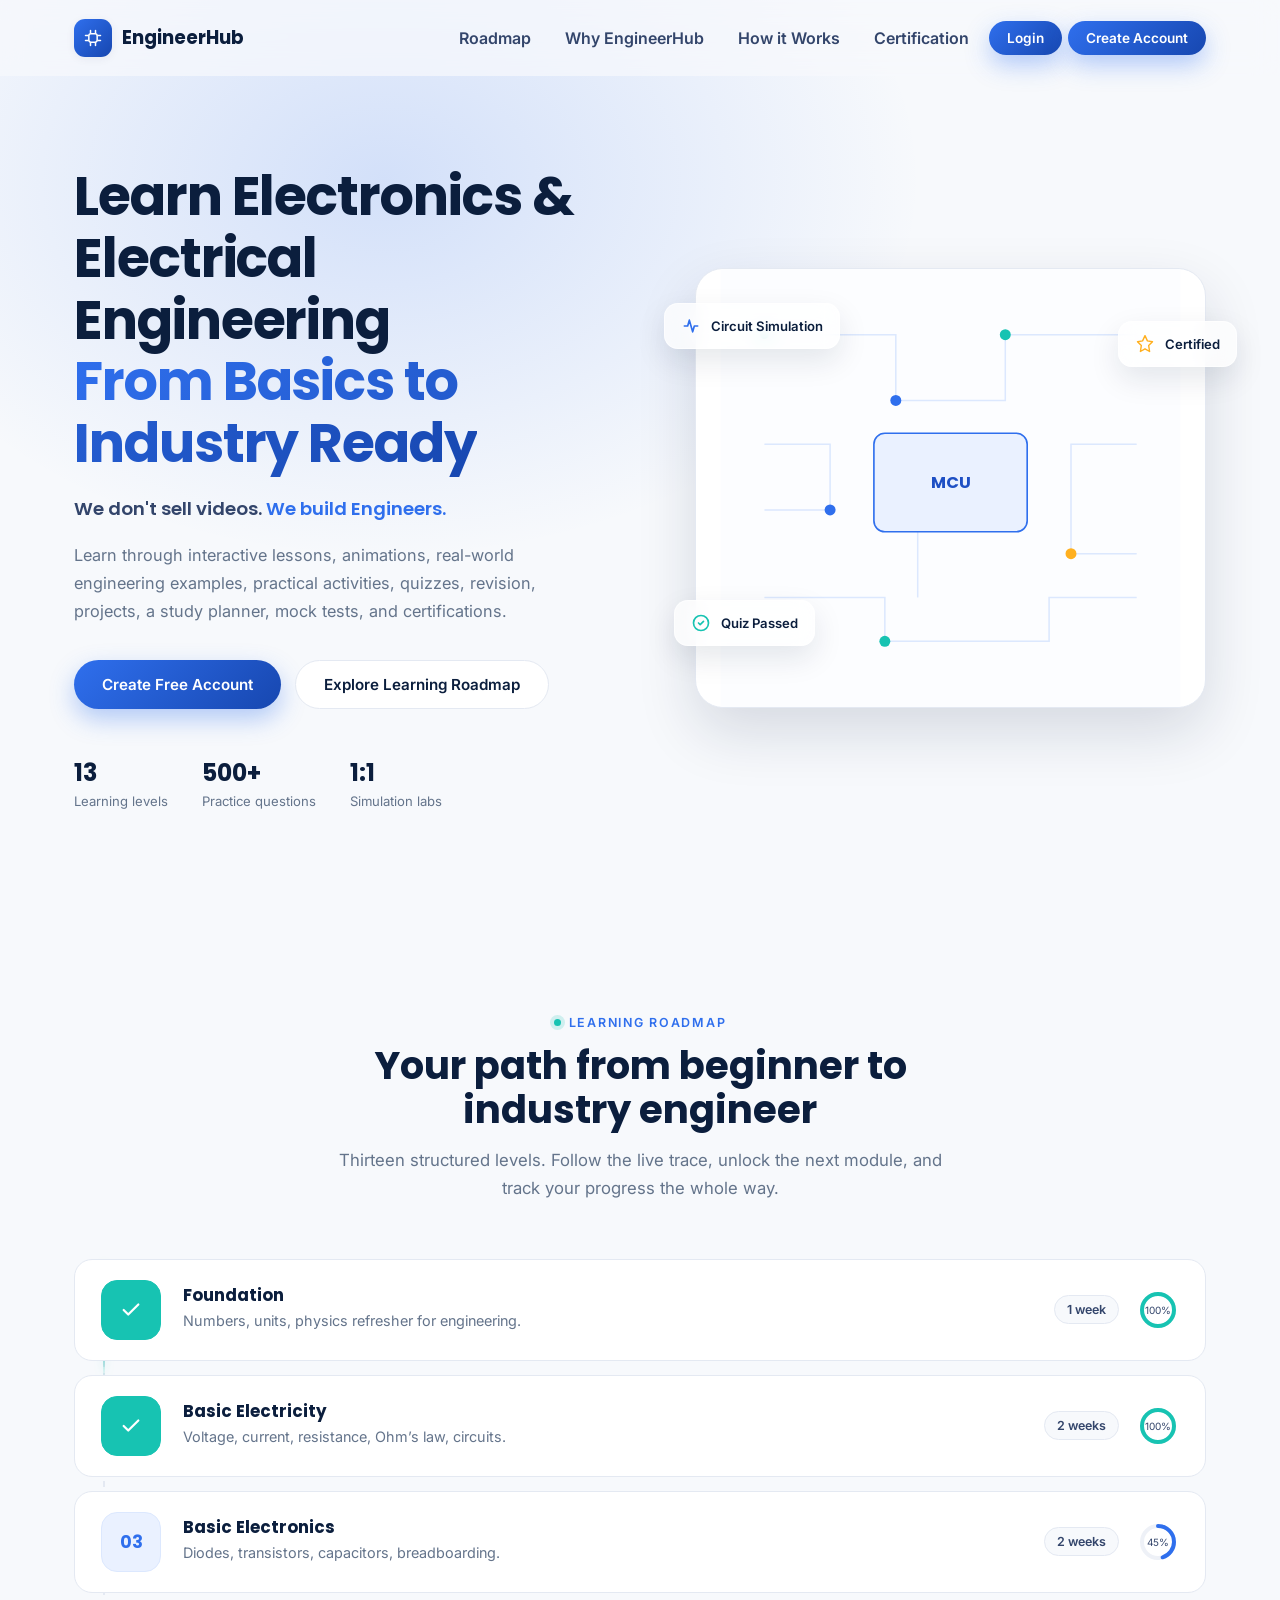
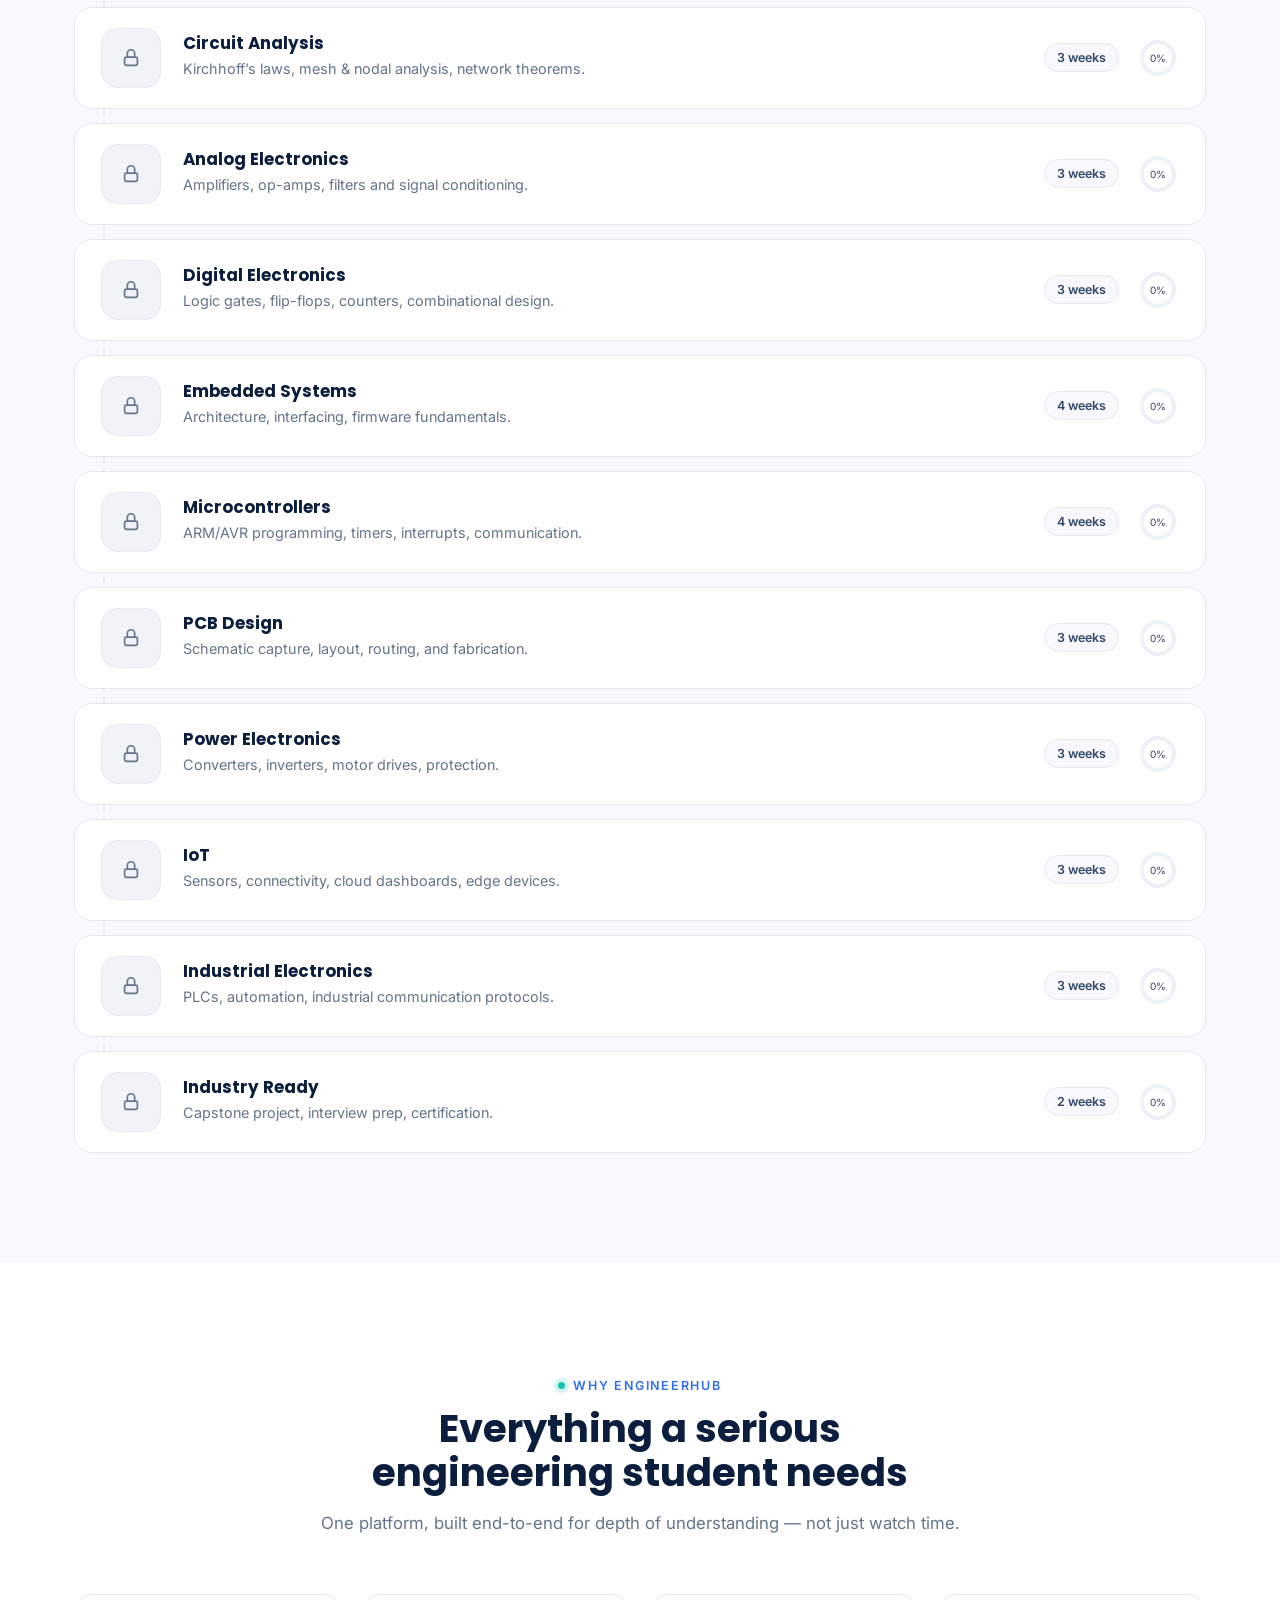
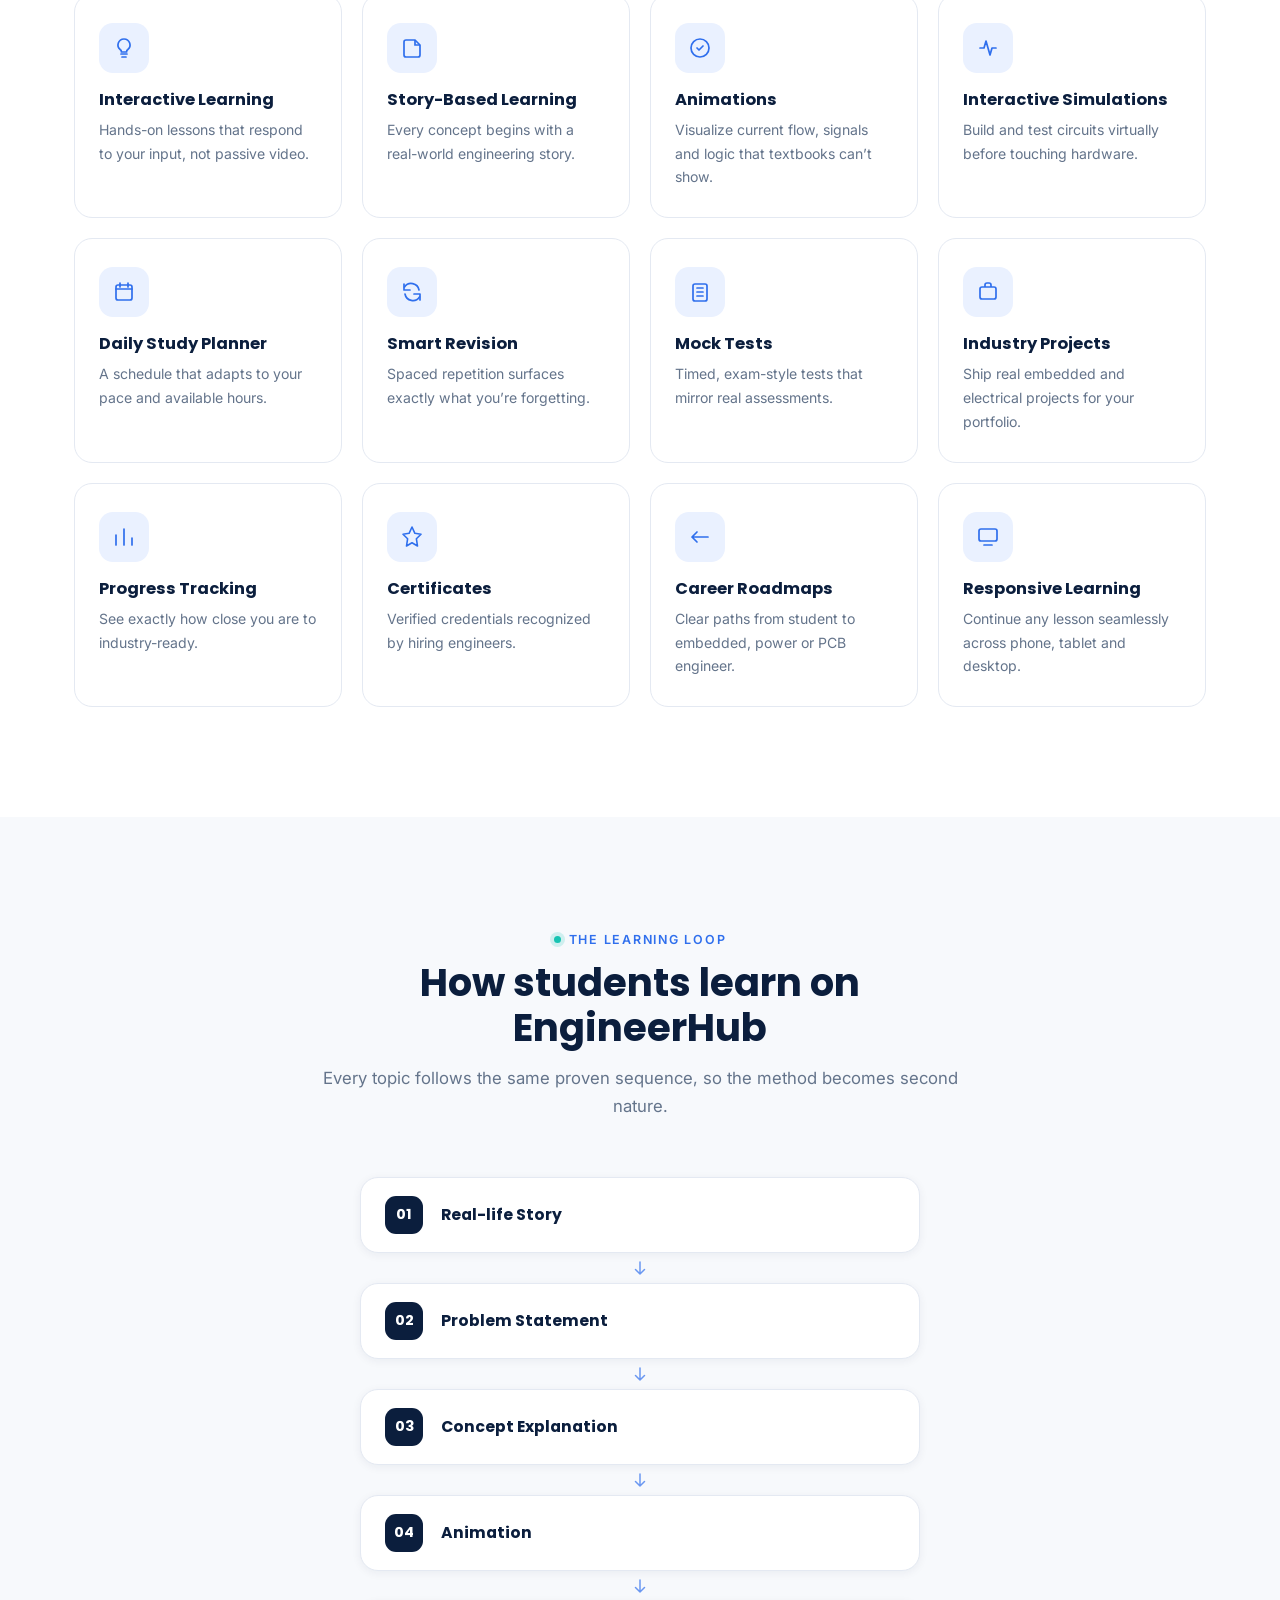
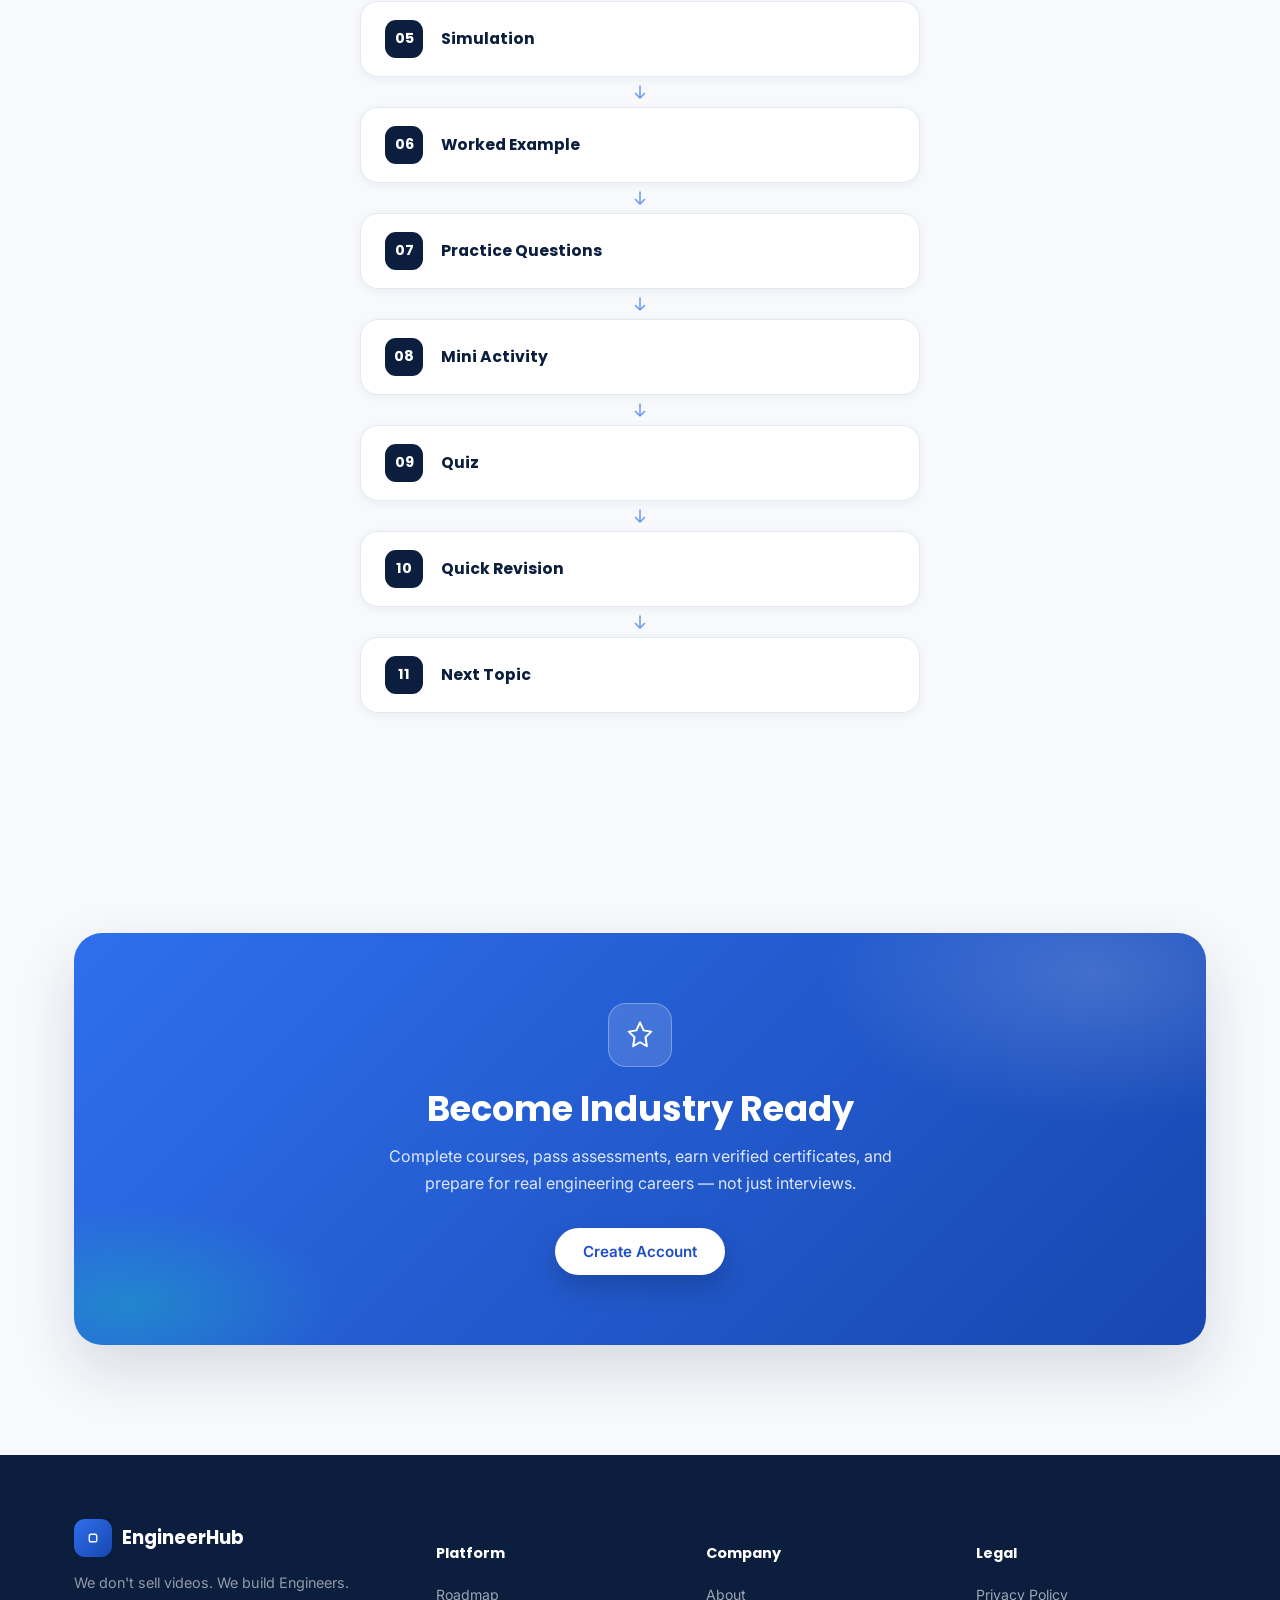
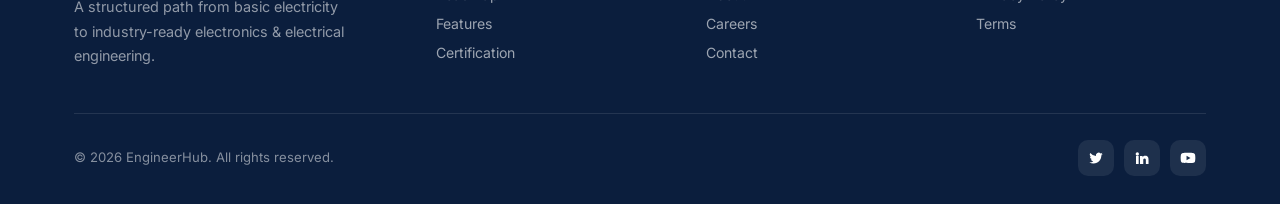
<file: index.html>
<!DOCTYPE html>
<html lang="en">
<head>
<meta charset="UTF-8">
<meta name="viewport" content="width=device-width, initial-scale=1.0">
<title>EngineerHub — We Build Engineers</title>
<meta name="description" content="Learn Electronics & Electrical Engineering from basics to industry-ready skills through interactive lessons, simulations, projects and mock tests.">

<!-- Fonts -->
<link rel="preconnect" href="https://fonts.googleapis.com">
<link rel="preconnect" href="https://fonts.gstatic.com" crossorigin>
<link href="https://fonts.googleapis.com/css2?family=Poppins:wght@500;600;700;800&family=Inter:wght@400;500;600&display=swap" rel="stylesheet">

<link rel="stylesheet" href="style.css">
</head>
<body>

<!-- =========================== NAVBAR =========================== -->
<header class="navbar" id="navbar">
  <div class="nav-inner">
    <a href="#top" class="brand">
      <span class="brand-mark">
        <svg width="20" height="20" viewBox="0 0 24 24" fill="none"><path d="M9 3v3M15 3v3M9 18v3M15 18v3M3 9h3M3 15h3M18 9h3M18 15h3" stroke="#fff" stroke-width="1.8" stroke-linecap="round"/><rect x="7" y="7" width="10" height="10" rx="2.5" stroke="#fff" stroke-width="1.8"/></svg>
      </span>
      EngineerHub
    </a>

    <button class="nav-toggle" id="navToggle" aria-label="Toggle menu" aria-expanded="false">
      <span></span><span></span><span></span>
    </button>

    <nav class="nav-links" id="navLinks">

    <a href="#roadmap" class="btn-ghost">Roadmap</a>

    <a href="#features" class="btn-ghost">
        Why EngineerHub
    </a>

    <a href="#how" class="btn-ghost">
        How it Works
    </a>

    <a href="#certification" class="btn-ghost">
        Certification
    </a>

    <a href="login.html" class="btn btn-primary btn-sm">
        Login
    </a>

    <a href="register.html" class="btn btn-primary btn-sm">
        Create Account
    </a>

</nav>
    </nav>
  </div>
</header>

<main id="top">

  <!-- =========================== HERO =========================== -->
  <section class="hero">
    <div class="container hero-inner">
      <div class="hero-text">
        <h1>Learn Electronics &amp; Electrical Engineering<br><span class="accent">From Basics to Industry Ready</span></h1>
        <p class="hero-tagline">We don't sell videos. <span>We build Engineers.</span></p>
        <p class="hero-desc">Learn through interactive lessons, animations, real-world engineering examples, practical activities, quizzes, revision, projects, a study planner, mock tests, and certifications.</p>
        <div class="hero-actions">
          <a href="register.html" class="btn btn-primary">Create Free Account</a>
          <a href="#roadmap" class="btn btn-secondary">Explore Learning Roadmap</a>
        </div>
        <div class="hero-stats">
          <div class="hero-stat"><b>13</b><span>Learning levels</span></div>
          <div class="hero-stat"><b>500+</b><span>Practice questions</span></div>
          <div class="hero-stat"><b>1:1</b><span>Simulation labs</span></div>
        </div>
      </div>

      <div class="hero-art">
        <div class="pcb-card">
          <svg viewBox="0 0 420 400" fill="none" xmlns="http://www.w3.org/2000/svg">
            <rect width="420" height="400" fill="#FCFDFF"/>
            <g stroke="#DCE8FE" stroke-width="1.4">
              <path d="M40 60H160V120H260V60H380"/>
              <path d="M40 160H100V220H40"/>
              <path d="M380 160H320V260H380"/>
              <path d="M40 300H150V340H300V300H380"/>
              <path d="M180 160V300"/>
            </g>
            <g>
              <circle cx="160" cy="120" r="5" fill="#2F6FED"/>
              <circle cx="260" cy="60" r="5" fill="#17C3B2"/>
              <circle cx="100" cy="220" r="5" fill="#2F6FED"/>
              <circle cx="320" cy="260" r="5" fill="#FFB020"/>
              <circle cx="150" cy="340" r="5" fill="#17C3B2"/>
            </g>
            <rect x="140" y="150" width="140" height="90" rx="10" fill="#EAF1FF" stroke="#2F6FED" stroke-width="1.5"/>
            <text x="210" y="200" text-anchor="middle" font-family="Poppins, sans-serif" font-weight="700" font-size="15" fill="#1E4FC4">MCU</text>
            <circle class="pulse-dot" cx="40" cy="60" r="4" fill="#17C3B2"/>
          </svg>
        </div>
        <div class="float-chip chip-1">
          <svg viewBox="0 0 24 24" fill="none"><path d="M4 12h4l2-7 4 14 2-7h4" stroke="#2F6FED" stroke-width="2" stroke-linecap="round" stroke-linejoin="round"/></svg>
          Circuit Simulation
        </div>
        <div class="float-chip chip-2">
          <svg viewBox="0 0 24 24" fill="none"><path d="M9 12l2 2 4-4" stroke="#17C3B2" stroke-width="2" stroke-linecap="round" stroke-linejoin="round"/><circle cx="12" cy="12" r="9" stroke="#17C3B2" stroke-width="2"/></svg>
          Quiz Passed
        </div>
        <div class="float-chip chip-3">
          <svg viewBox="0 0 24 24" fill="none"><path d="M12 2l2.9 6.3L21 9.3l-4.6 4.5L17.5 21 12 17.8 6.5 21l1.1-7.2L3 9.3l6.1-1z" stroke="#FFB020" stroke-width="1.7" stroke-linejoin="round"/></svg>
          Certified
        </div>
      </div>
    </div>
  </section>

  <!-- =========================== ROADMAP =========================== -->
  <section class="section" id="roadmap">
    <div class="container">
      <div class="section-head reveal">
        <span class="eyebrow">Learning Roadmap</span>
        <h2>Your path from beginner to industry engineer</h2>
        <p>Thirteen structured levels. Follow the live trace, unlock the next module, and track your progress the whole way.</p>
      </div>

      <div class="roadmap-track reveal">
        <div class="roadmap-line"></div>
        <div class="roadmap-line-glow"></div>
        <ul class="roadmap-list" id="roadmapList"></ul>
      </div>
    </div>
  </section>

  <!-- =========================== FEATURES =========================== -->
  <section class="section" id="features" style="background:var(--surface)">
    <div class="container">
      <div class="section-head reveal">
        <span class="eyebrow">Why EngineerHub</span>
        <h2>Everything a serious engineering student needs</h2>
        <p>One platform, built end-to-end for depth of understanding — not just watch time.</p>
      </div>
      <div class="feature-grid" id="featureGrid"></div>
    </div>
  </section>

  <!-- =========================== HOW STUDENTS LEARN =========================== -->
  <section class="section" id="how">
    <div class="container">
      <div class="section-head reveal">
        <span class="eyebrow">The Learning Loop</span>
        <h2>How students learn on EngineerHub</h2>
        <p>Every topic follows the same proven sequence, so the method becomes second nature.</p>
      </div>
      <div class="flow" id="flowList"></div>
    </div>
  </section>

  <!-- =========================== CERTIFICATION =========================== -->
  <section class="section" id="certification">
    <div class="container">
      <div class="cert-card reveal">
        <div class="cert-inner">
          <div class="cert-badge">
            <svg viewBox="0 0 24 24" fill="none"><path d="M12 2l2.9 6.3L21 9.3l-4.6 4.5L17.5 21 12 17.8 6.5 21l1.1-7.2L3 9.3l6.1-1z" stroke="currentColor" stroke-width="1.6" stroke-linejoin="round"/></svg>
          </div>
          <h2>Become Industry Ready</h2>
          <p>Complete courses, pass assessments, earn verified certificates, and prepare for real engineering careers — not just interviews.</p>
          <a href="register.html" class="btn btn-primary">Create Account</a>
        </div>
      </div>
    </div>
  </section>

</main>

<!-- =========================== FOOTER =========================== -->
<footer>
  <div class="container">
    <div class="footer-top">
      <div class="footer-brand">
        <div class="brand">
          <span class="brand-mark">
            <svg width="18" height="18" viewBox="0 0 24 24" fill="none"><rect x="7" y="7" width="10" height="10" rx="2.5" stroke="#fff" stroke-width="1.8"/></svg>
          </span>
          EngineerHub
        </div>
        <p>We don't sell videos. We build Engineers. A structured path from basic electricity to industry-ready electronics &amp; electrical engineering.</p>
      </div>
      <div class="footer-col">
        <h5>Platform</h5>
        <a href="#roadmap">Roadmap</a>
        <a href="#features">Features</a>
        <a href="#certification">Certification</a>
      </div>
      <div class="footer-col">
        <h5>Company</h5>
        <a href="#">About</a>
        <a href="#">Careers</a>
        <a href="#">Contact</a>
      </div>
      <div class="footer-col">
        <h5>Legal</h5>
        <a href="#">Privacy Policy</a>
        <a href="#">Terms</a>
      </div>
    </div>
    <div class="footer-bottom">
      <p>© 2026 EngineerHub. All rights reserved.</p>
      <div class="social-icons">
        <a href="#" aria-label="Twitter"><svg viewBox="0 0 24 24" fill="currentColor"><path d="M22 5.9c-.7.3-1.5.6-2.3.7.8-.5 1.5-1.3 1.8-2.3-.8.5-1.7.8-2.6 1a4.1 4.1 0 0 0-7 3.7A11.6 11.6 0 0 1 3.4 4.6a4.1 4.1 0 0 0 1.3 5.5c-.7 0-1.3-.2-1.9-.5v.1a4.1 4.1 0 0 0 3.3 4 4.2 4.2 0 0 1-1.9.1 4.1 4.1 0 0 0 3.8 2.9A8.3 8.3 0 0 1 2 18.4a11.6 11.6 0 0 0 6.3 1.9c7.5 0 11.7-6.3 11.7-11.7v-.5c.8-.6 1.5-1.3 2-2.2z"/></svg></a>
        <a href="#" aria-label="LinkedIn"><svg viewBox="0 0 24 24" fill="currentColor"><path d="M4.98 3.5a2.5 2.5 0 1 1 0 5 2.5 2.5 0 0 1 0-5zM3 9h4v12H3zM9 9h3.8v1.7h.1c.5-1 1.9-2 3.9-2 4.2 0 5 2.7 5 6.3V21h-4v-5.4c0-1.3 0-3-1.8-3s-2.1 1.4-2.1 2.9V21H9z"/></svg></a>
        <a href="#" aria-label="YouTube"><svg viewBox="0 0 24 24" fill="currentColor"><path d="M23 12s0-3.6-.5-5.2c-.2-1-1-1.7-2-2C18.9 4.3 12 4.3 12 4.3s-6.9 0-8.5.5c-1 .3-1.8 1-2 2C1 8.4 1 12 1 12s0 3.6.5 5.2c.2 1 1 1.7 2 2 1.6.5 8.5.5 8.5.5s6.9 0 8.5-.5c1-.3 1.8-1 2-2 .5-1.6.5-5.2.5-5.2zM9.8 15.5V8.5l6 3.5z"/></svg></a>
      </div>
    </div>
  </div>
</footer>

<script src="script.js"></script>
</body>
</html>
</file>
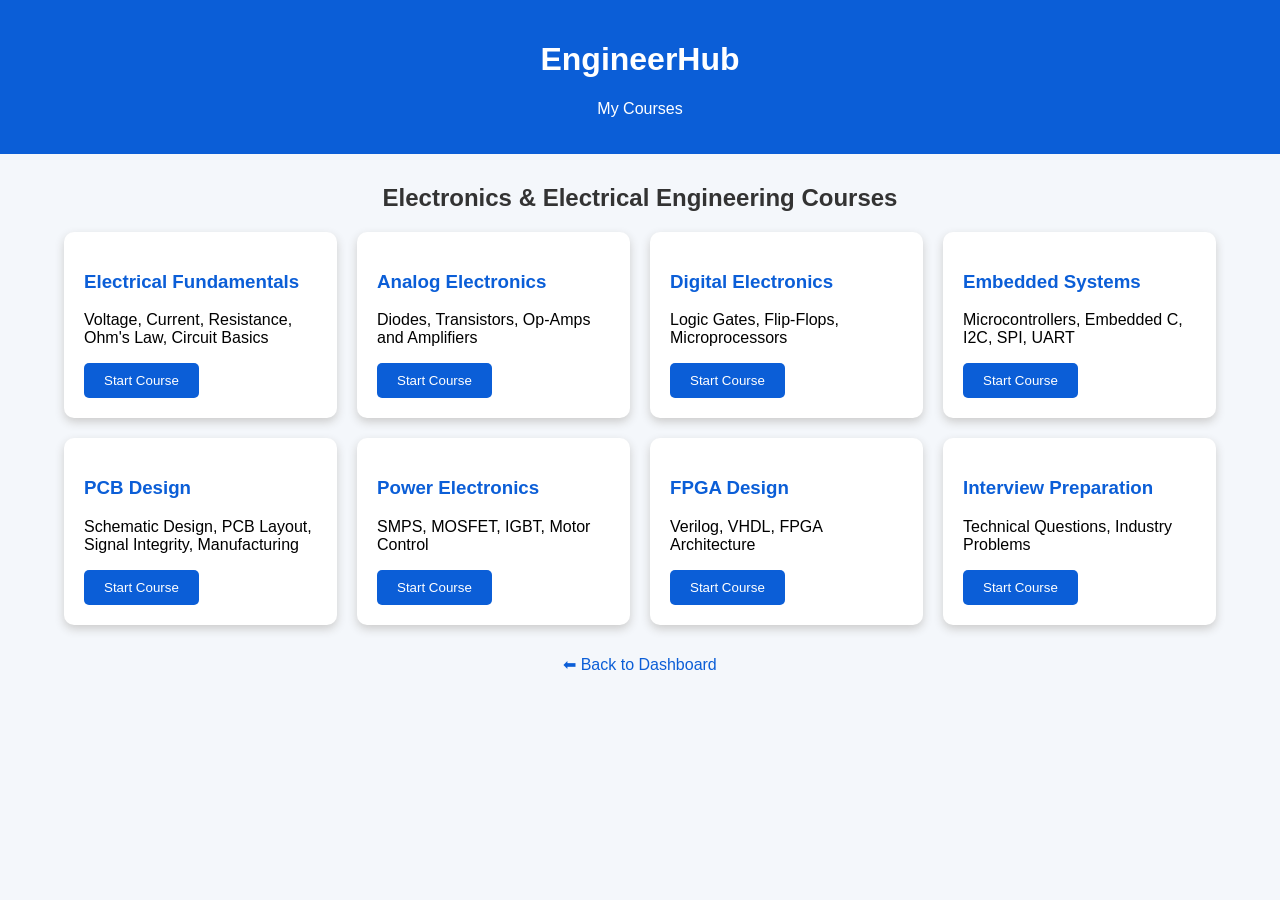
<file: courses.html>
<!DOCTYPE html>
<html lang="en">

<head>
    <meta charset="UTF-8">
    <meta name="viewport" content="width=device-width, initial-scale=1.0">
    <title>EngineerHub - My Courses</title>

    <style>

        body {
            font-family: Arial, sans-serif;
            background: #f4f7fb;
            margin: 0;
        }

        header {
            background: #0b5ed7;
            color: white;
            padding: 20px;
            text-align: center;
        }

        .container {
            width: 90%;
            margin: 30px auto;
        }

        h2 {
            text-align: center;
            color: #333;
        }

        .courses {
            display: grid;
            grid-template-columns: repeat(auto-fit,minmax(250px,1fr));
            gap: 20px;
        }

        .card {

            background: white;
            padding: 20px;
            border-radius: 10px;
            box-shadow: 0px 4px 10px #ccc;

        }

        .card h3 {
            color:#0b5ed7;
        }


        .card button {

            background:#0b5ed7;
            color:white;
            border:none;
            padding:10px 20px;
            border-radius:5px;
            cursor:pointer;

        }


        .card button:hover {

            background:#084298;

        }


        .back {

            margin-top:30px;
            text-align:center;

        }

        .back a {

            text-decoration:none;
            color:#0b5ed7;

        }

    </style>

</head>


<body>


<header>

<h1>EngineerHub</h1>
<p>My Courses</p>

</header>


<div class="container">


<h2>Electronics & Electrical Engineering Courses</h2>


<div class="courses">


<div class="card">

<h3>Electrical Fundamentals</h3>

<p>
Voltage, Current, Resistance,
Ohm's Law, Circuit Basics
</p>

<button onclick="window.location.href='electrical.html'">Start Course</button>

</div>



<div class="card">

<h3>Analog Electronics</h3>

<p>
Diodes, Transistors,
Op-Amps and Amplifiers
</p>

<button onclick="window.location.href='electrical.html'">
    Start Course
</button>

</div>



<div class="card">

<h3>Digital Electronics</h3>

<p>
Logic Gates, Flip-Flops,
Microprocessors
</p>

<button>Start Course</button>

</div>



<div class="card">

<h3>Embedded Systems</h3>

<p>
Microcontrollers,
Embedded C,
I2C, SPI, UART
</p>

<button>Start Course</button>

</div>



<div class="card">

<h3>PCB Design</h3>

<p>
Schematic Design,
PCB Layout,
Signal Integrity,
Manufacturing
</p>

<button>Start Course</button>

</div>



<div class="card">

<h3>Power Electronics</h3>

<p>
SMPS, MOSFET,
IGBT, Motor Control
</p>

<button>Start Course</button>

</div>



<div class="card">

<h3>FPGA Design</h3>

<p>
Verilog,
VHDL,
FPGA Architecture
</p>

<button>Start Course</button>

</div>



<div class="card">

<h3>Interview Preparation</h3>

<p>
Technical Questions,
Industry Problems
</p>

<button>Start Course</button>

</div>


</div>


<div class="back">

<a href="dashboard.html">
⬅ Back to Dashboard
</a>

</div>


</div>


</body>

</html>
</file>
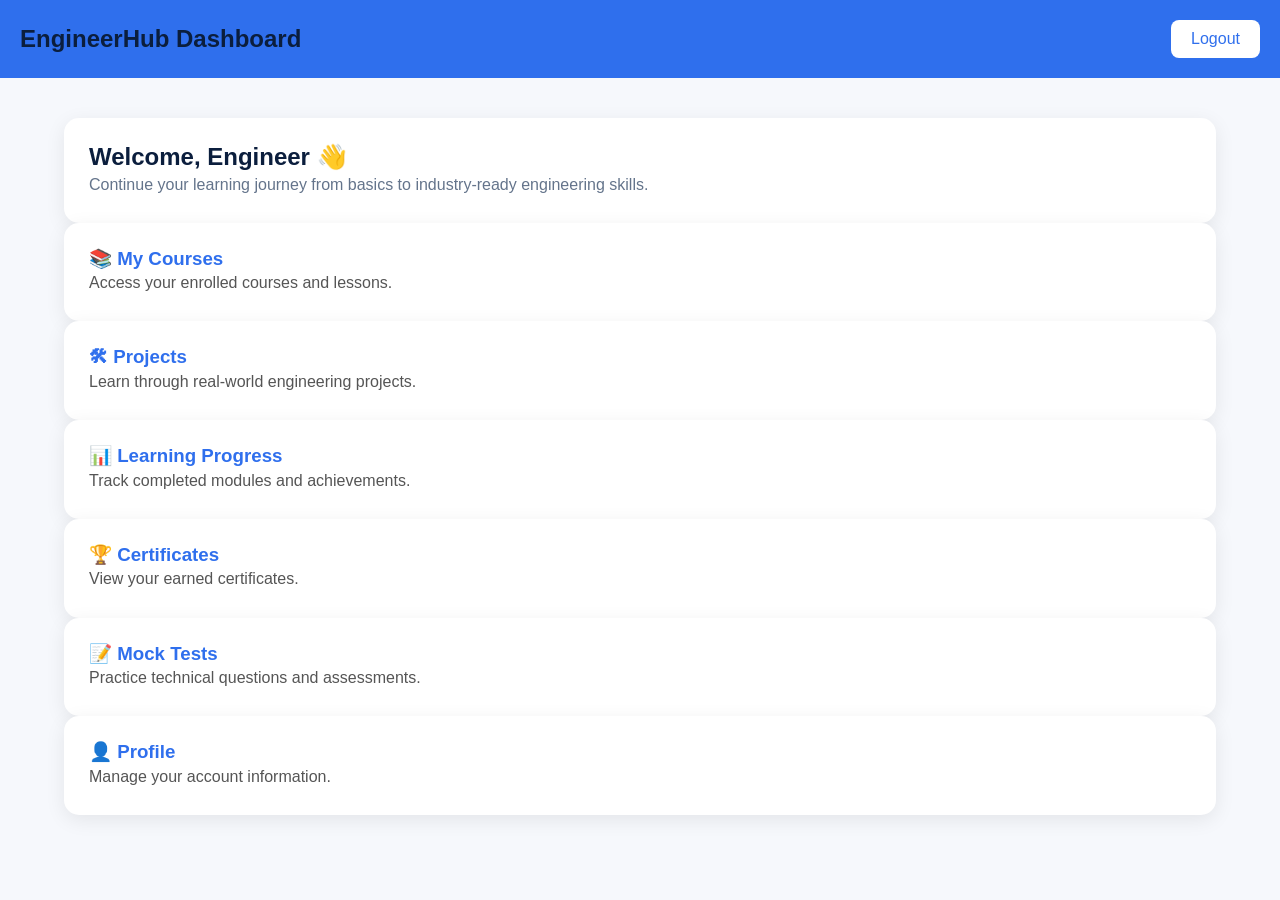
<file: dashboard.html>
<!DOCTYPE html>
<html lang="en">

<head>

<meta charset="UTF-8">
<meta name="viewport" content="width=device-width, initial-scale=1.0">

<title>EngineerHub Dashboard</title>

<link rel="stylesheet" href="style.css">

<style>

body{
    background:#f6f8fc;
}


.dashboard-header{

    background:#2F6FED;
    color:white;
    padding:20px;

    display:flex;
    justify-content:space-between;
    align-items:center;

}


.dashboard-header h2{

    margin:0;

}


.logout{

    background:white;
    color:#2F6FED;

    padding:10px 20px;

    border-radius:8px;

    text-decoration:none;

}


.dashboard-container{

    width:90%;
    margin:40px auto;

}


.welcome{

    background:white;

    padding:25px;

    border-radius:15px;

    box-shadow:0 5px 20px rgba(0,0,0,0.08);

}


.card-grid{

    display:grid;

    grid-template-columns:repeat(auto-fit,minmax(220px,1fr));

    gap:20px;

    margin-top:30px;

}


.card{

    background:white;

    padding:25px;

    border-radius:15px;

    box-shadow:0 5px 20px rgba(0,0,0,0.08);

}


.card h3{

    color:#2F6FED;

}


.card p{

    color:#555;

}


</style>

</head>


<body>


<header class="dashboard-header">

<h2>
EngineerHub Dashboard
</h2>


<a href="index.html" class="logout">
Logout
</a>


</header>



<div class="dashboard-container">


<div class="welcome">

<h2>
Welcome, Engineer 👋
</h2>

<p>
Continue your learning journey from basics to industry-ready engineering skills.
</p>

</div>



<a href="courses.html" style="text-decoration:none; color:inherit;">

<div class="card">

<h3>
📚 My Courses
</h3>

<p>
Access your enrolled courses and lessons.
</p>

</div>

</a>



<div class="card">

<h3>
🛠 Projects
</h3>

<p>
Learn through real-world engineering projects.
</p>

</div>



<div class="card">

<h3>
📊 Learning Progress
</h3>

<p>
Track completed modules and achievements.
</p>

</div>



<div class="card">

<h3>
🏆 Certificates
</h3>

<p>
View your earned certificates.
</p>

</div>



<div class="card">

<h3>
📝 Mock Tests
</h3>

<p>
Practice technical questions and assessments.
</p>

</div>



<div class="card">

<h3>
👤 Profile
</h3>

<p>
Manage your account information.
</p>

</div>


</div>


</div>



</body>

</html>
</file>
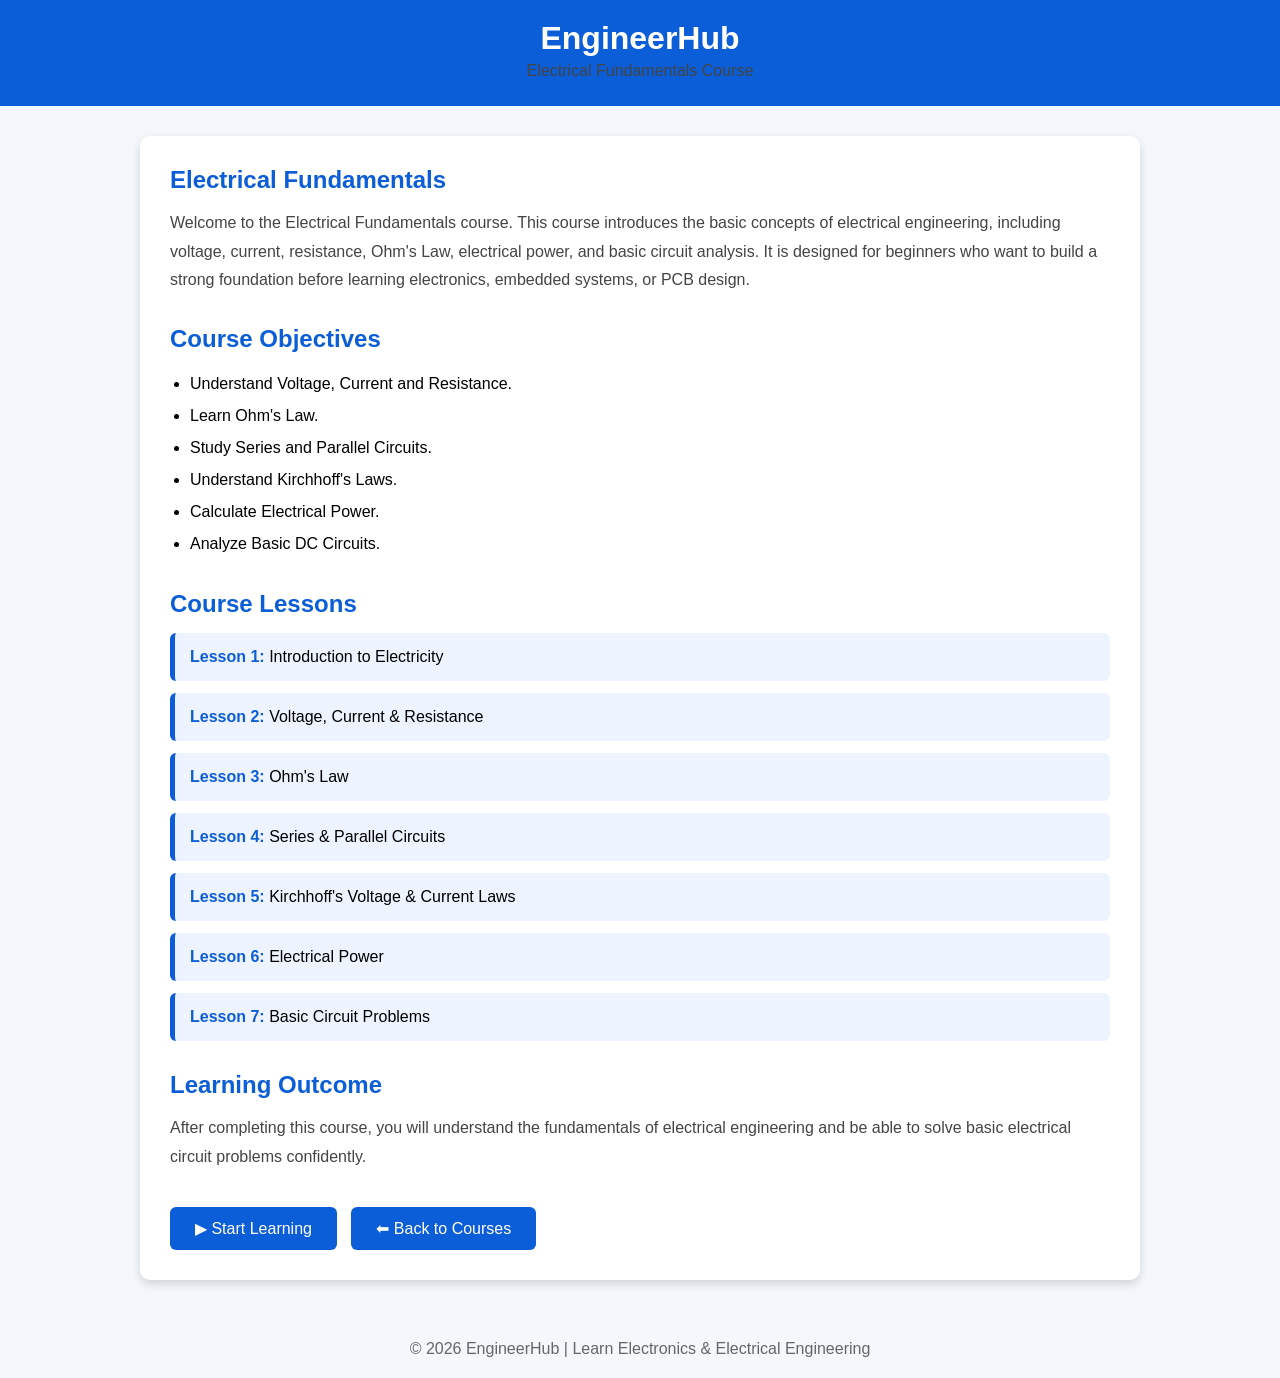
<file: electrical.html>
<!DOCTYPE html>
<html lang="en">

<head>

    <meta charset="UTF-8">
    <meta name="viewport" content="width=device-width, initial-scale=1.0">

    <title>EngineerHub - Electrical Fundamentals</title>

    <style>

        *{
            margin:0;
            padding:0;
            box-sizing:border-box;
            font-family:Arial, sans-serif;
        }

        body{
            background:#f4f7fb;
        }

        header{
            background:#0b5ed7;
            color:white;
            text-align:center;
            padding:20px;
        }

        .container{
            width:90%;
            max-width:1000px;
            margin:30px auto;
        }

        .course-card{
            background:white;
            padding:30px;
            border-radius:10px;
            box-shadow:0 4px 10px rgba(0,0,0,0.15);
        }

        h2{
            color:#0b5ed7;
            margin-bottom:15px;
        }

        p{
            line-height:1.8;
            color:#444;
        }

        .section{
            margin-top:30px;
        }

        ul{
            margin-left:20px;
            line-height:2;
        }

        .lesson{
            background:#eef4ff;
            padding:15px;
            margin-top:12px;
            border-left:5px solid #0b5ed7;
            border-radius:6px;
        }

        .lesson strong{
            color:#0b5ed7;
        }

        .btn-group{
            margin-top:35px;
        }

        .btn{
            display:inline-block;
            text-decoration:none;
            background:#0b5ed7;
            color:white;
            padding:12px 25px;
            border-radius:6px;
            margin-right:10px;
            transition:.3s;
        }

        .btn:hover{
            background:#084298;
        }

        footer{
            text-align:center;
            padding:20px;
            color:#666;
            margin-top:40px;
        }

    </style>

</head>

<body>

<header>

    <h1>EngineerHub</h1>
    <p>Electrical Fundamentals Course</p>

</header>

<div class="container">

    <div class="course-card">

        <h2>Electrical Fundamentals</h2>

        <p>

            Welcome to the Electrical Fundamentals course.

            This course introduces the basic concepts of electrical engineering,
            including voltage, current, resistance, Ohm's Law, electrical power,
            and basic circuit analysis.

            It is designed for beginners who want to build a strong foundation
            before learning electronics, embedded systems, or PCB design.

        </p>

        <div class="section">

            <h2>Course Objectives</h2>

            <ul>
                <li>Understand Voltage, Current and Resistance.</li>
                <li>Learn Ohm's Law.</li>
                <li>Study Series and Parallel Circuits.</li>
                <li>Understand Kirchhoff's Laws.</li>
                <li>Calculate Electrical Power.</li>
                <li>Analyze Basic DC Circuits.</li>
            </ul>

        </div>

        <div class="section">

            <h2>Course Lessons</h2>

            <div class="lesson">
                <strong>Lesson 1:</strong> Introduction to Electricity
            </div>

            <div class="lesson">
                <strong>Lesson 2:</strong> Voltage, Current & Resistance
            </div>

            <div class="lesson">
                <strong>Lesson 3:</strong> Ohm's Law
            </div>

            <div class="lesson">
                <strong>Lesson 4:</strong> Series & Parallel Circuits
            </div>

            <div class="lesson">
                <strong>Lesson 5:</strong> Kirchhoff's Voltage & Current Laws
            </div>

            <div class="lesson">
                <strong>Lesson 6:</strong> Electrical Power
            </div>

            <div class="lesson">
                <strong>Lesson 7:</strong> Basic Circuit Problems
            </div>

        </div>

        <div class="section">

            <h2>Learning Outcome</h2>

            <p>

                After completing this course, you will understand the
                fundamentals of electrical engineering and be able to solve
                basic electrical circuit problems confidently.

            </p>

        </div>

        <div class="btn-group">

           <a href="lesson1.html" class="btn">▶ Start Learning</a>

            <a href="courses.html" class="btn">⬅ Back to Courses</a>

        </div>

    </div>

</div>

<footer>

    © 2026 EngineerHub | Learn Electronics & Electrical Engineering

</footer>

</body>

</html>
</file>
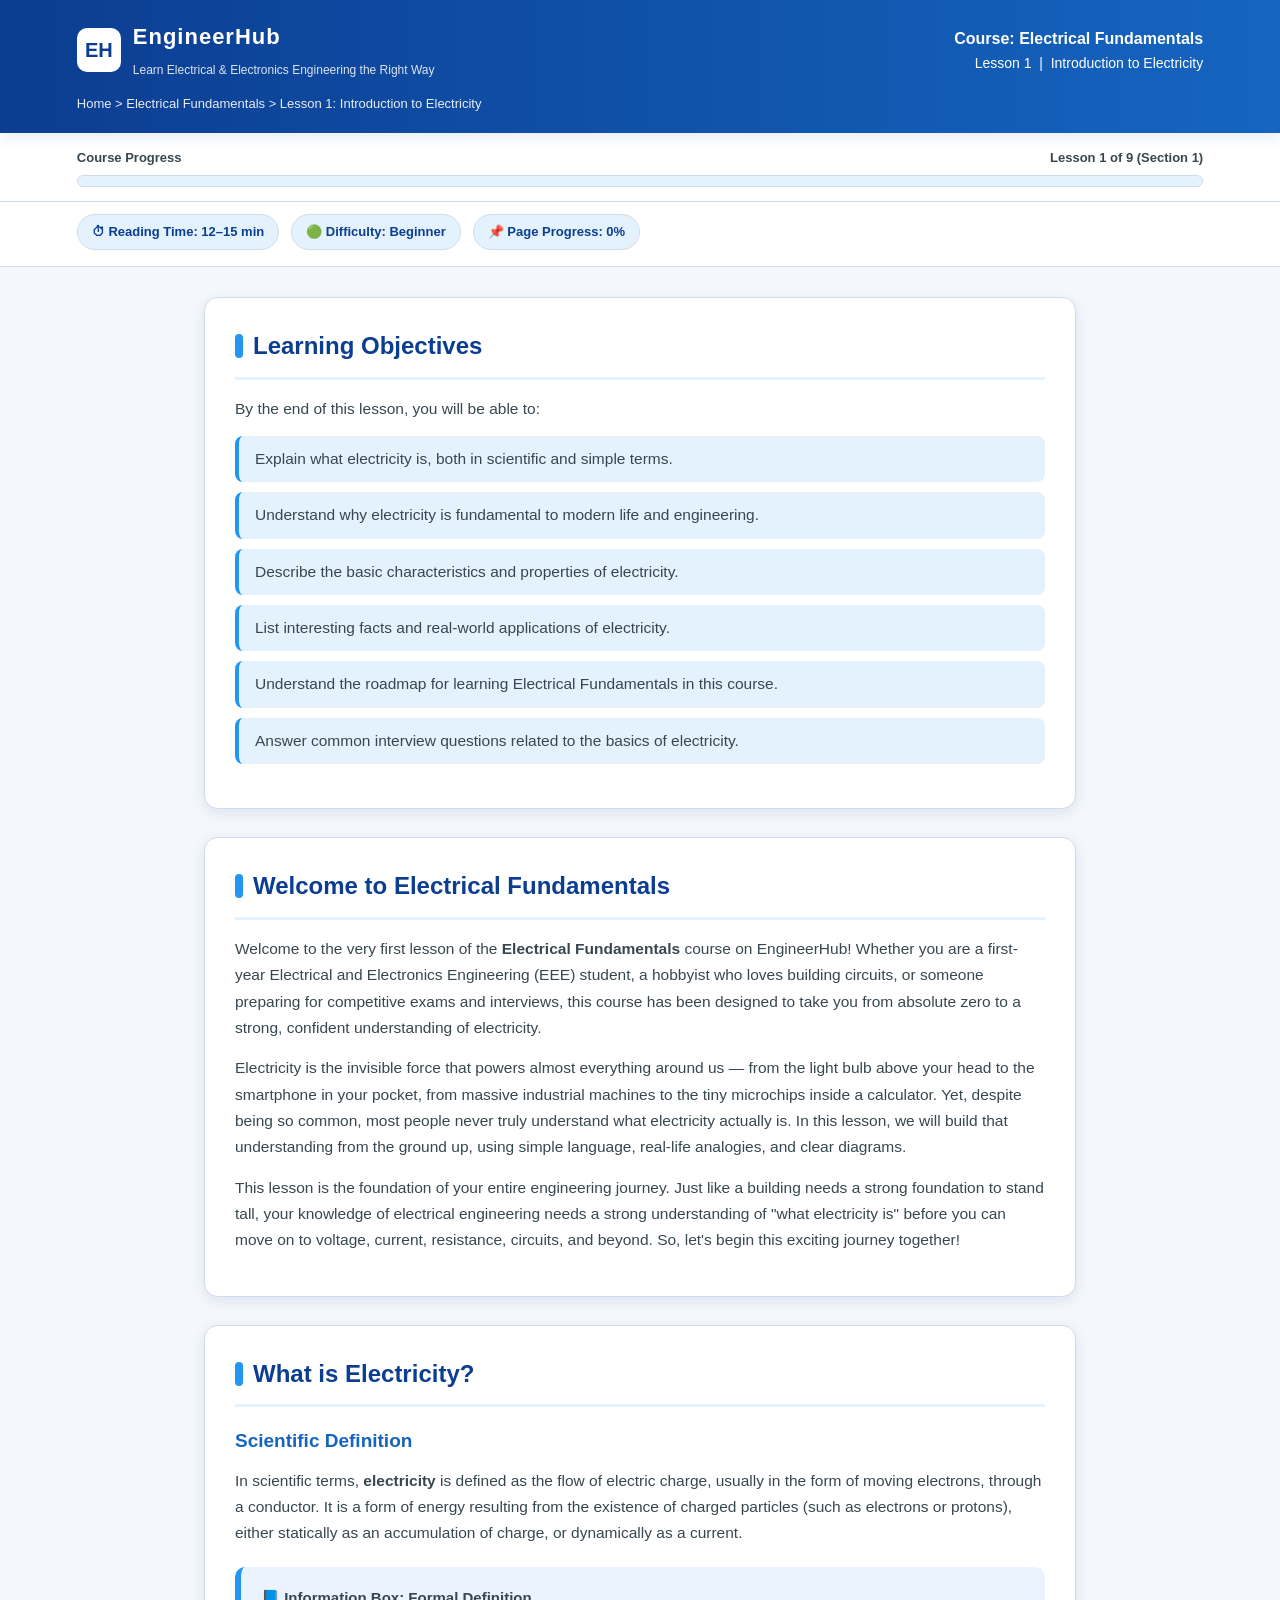
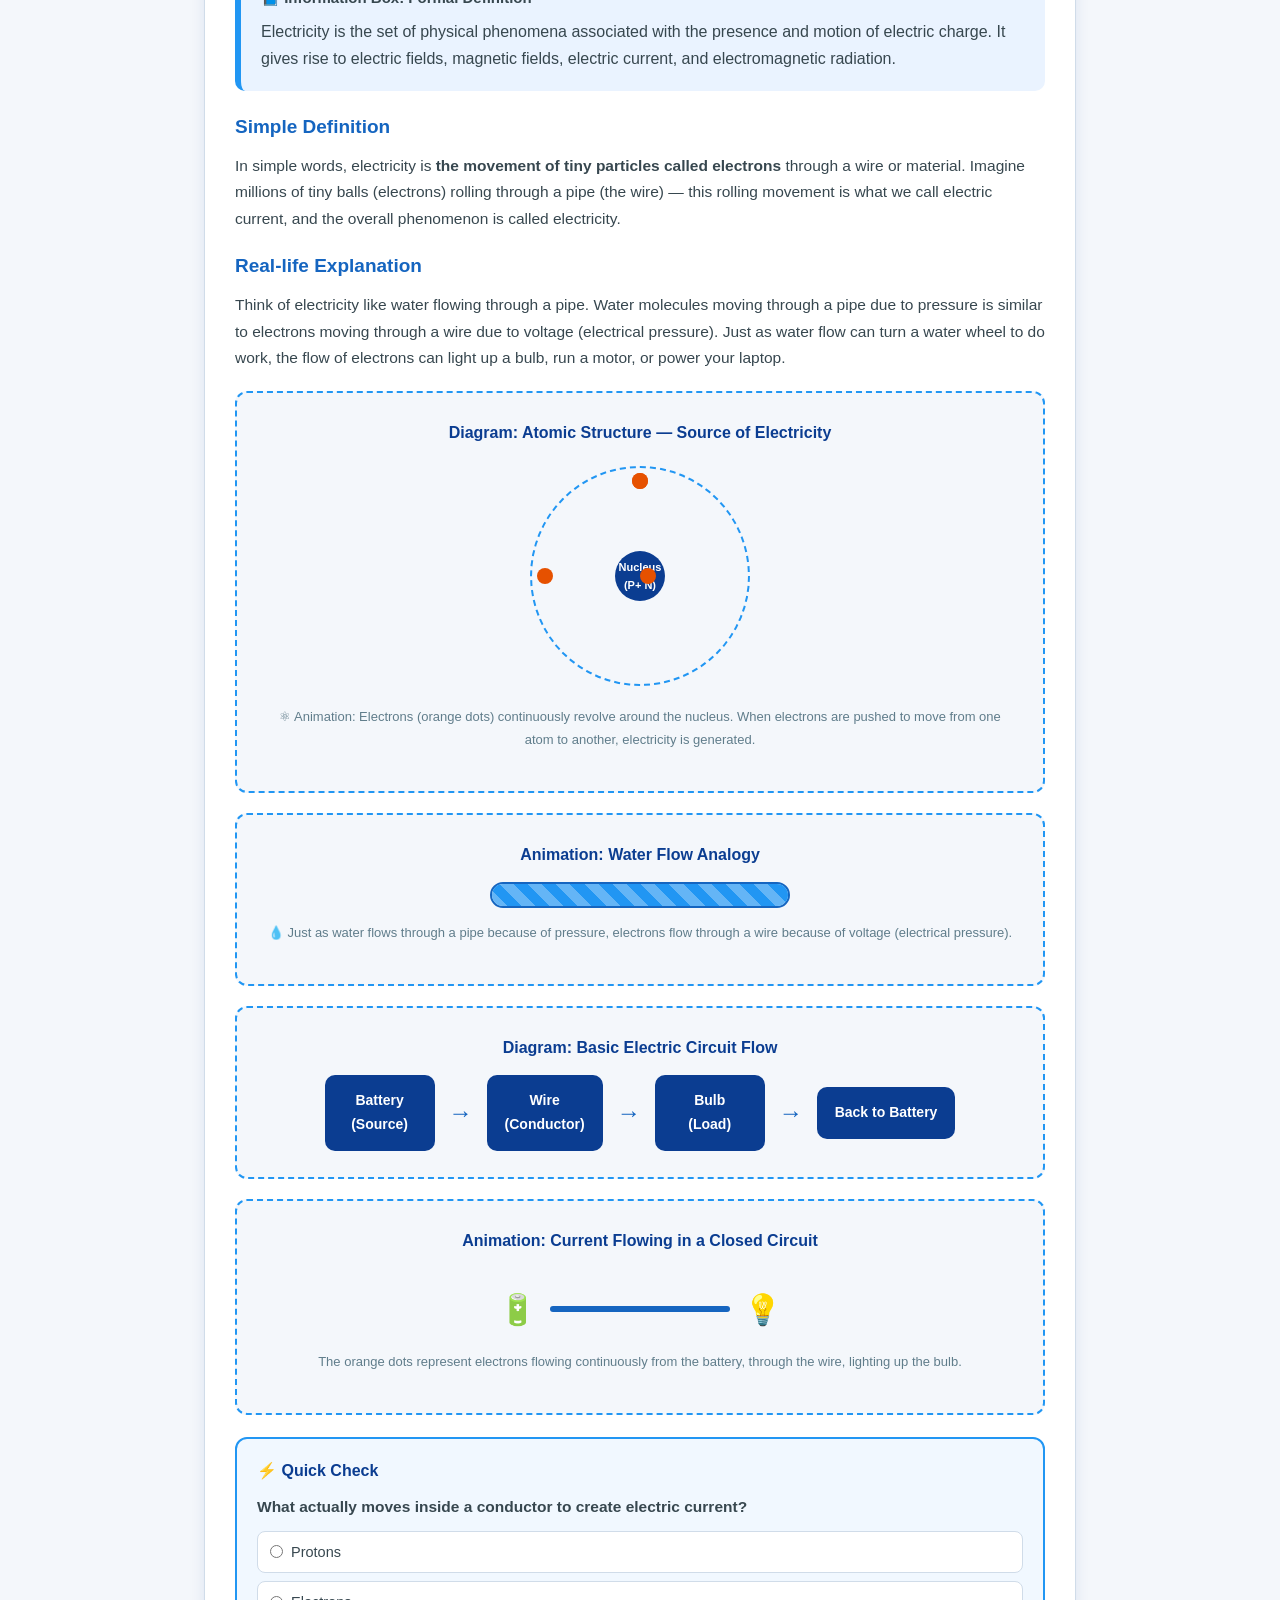
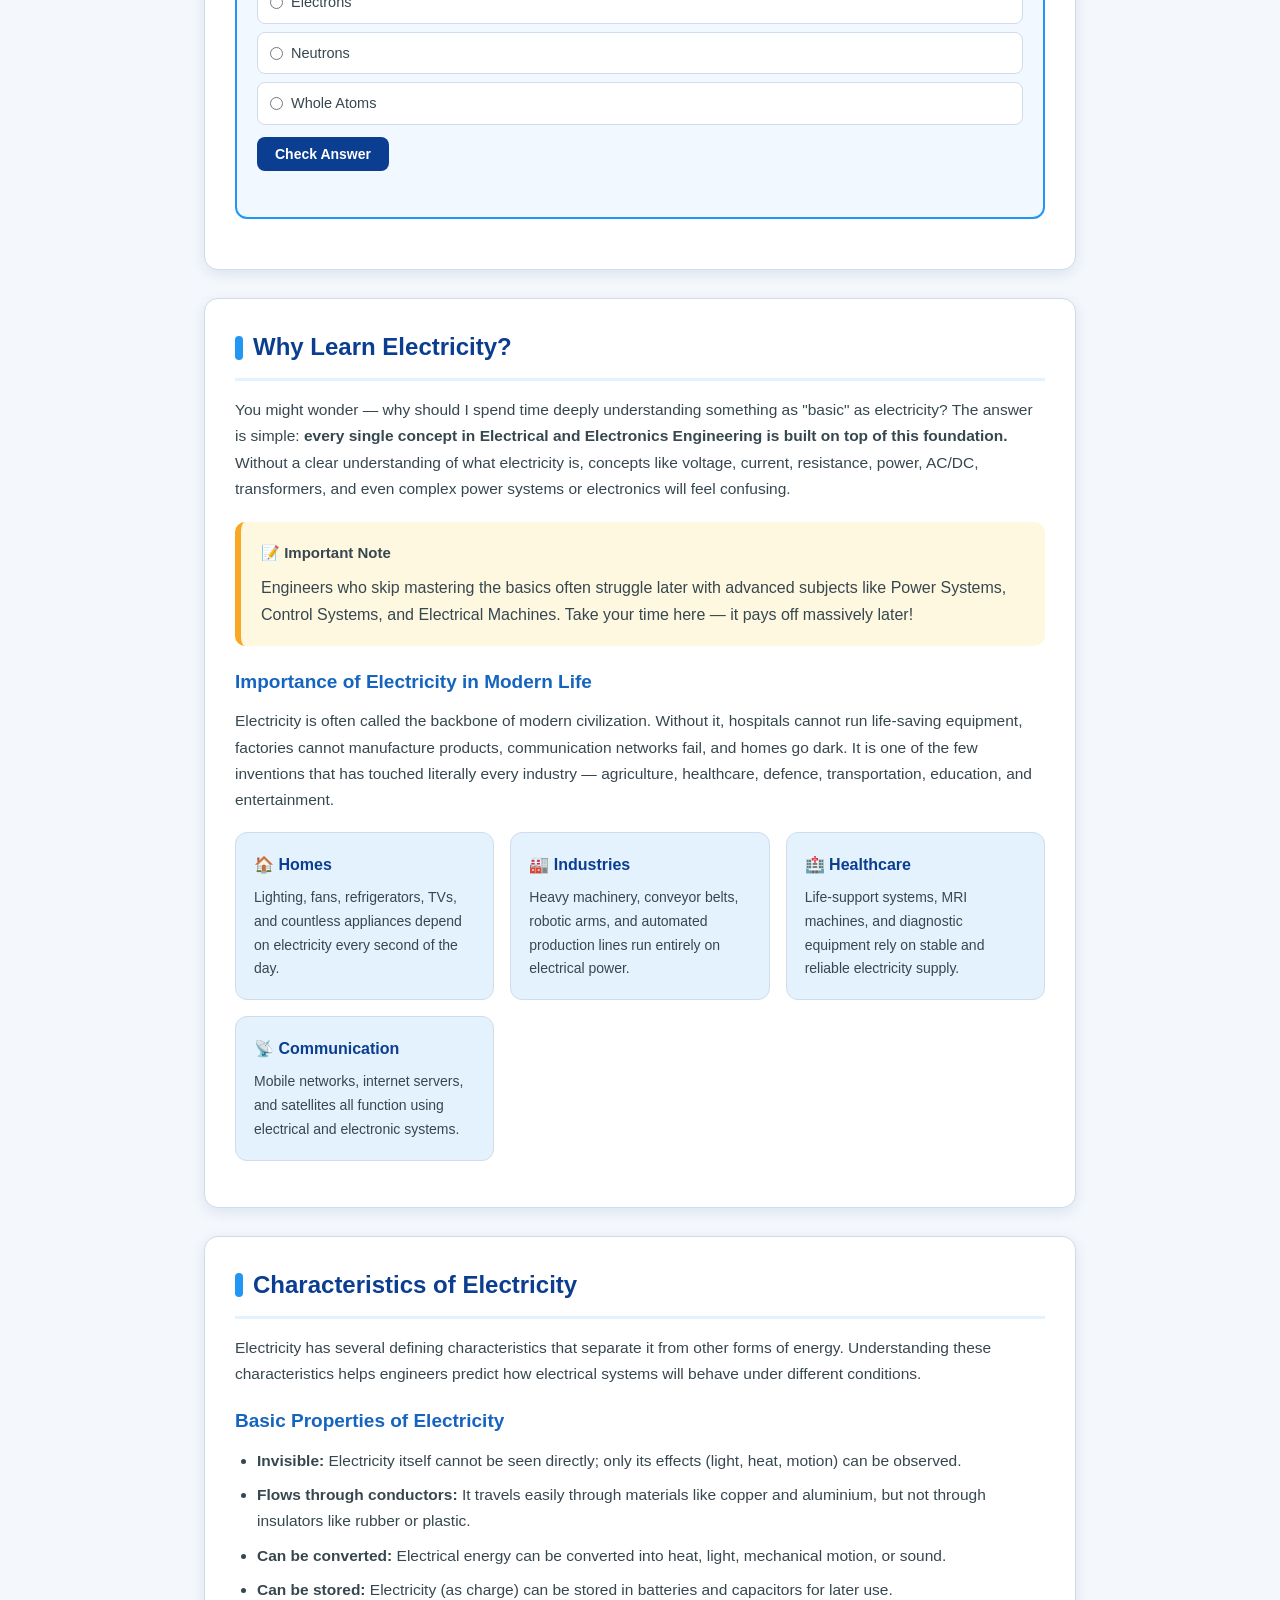
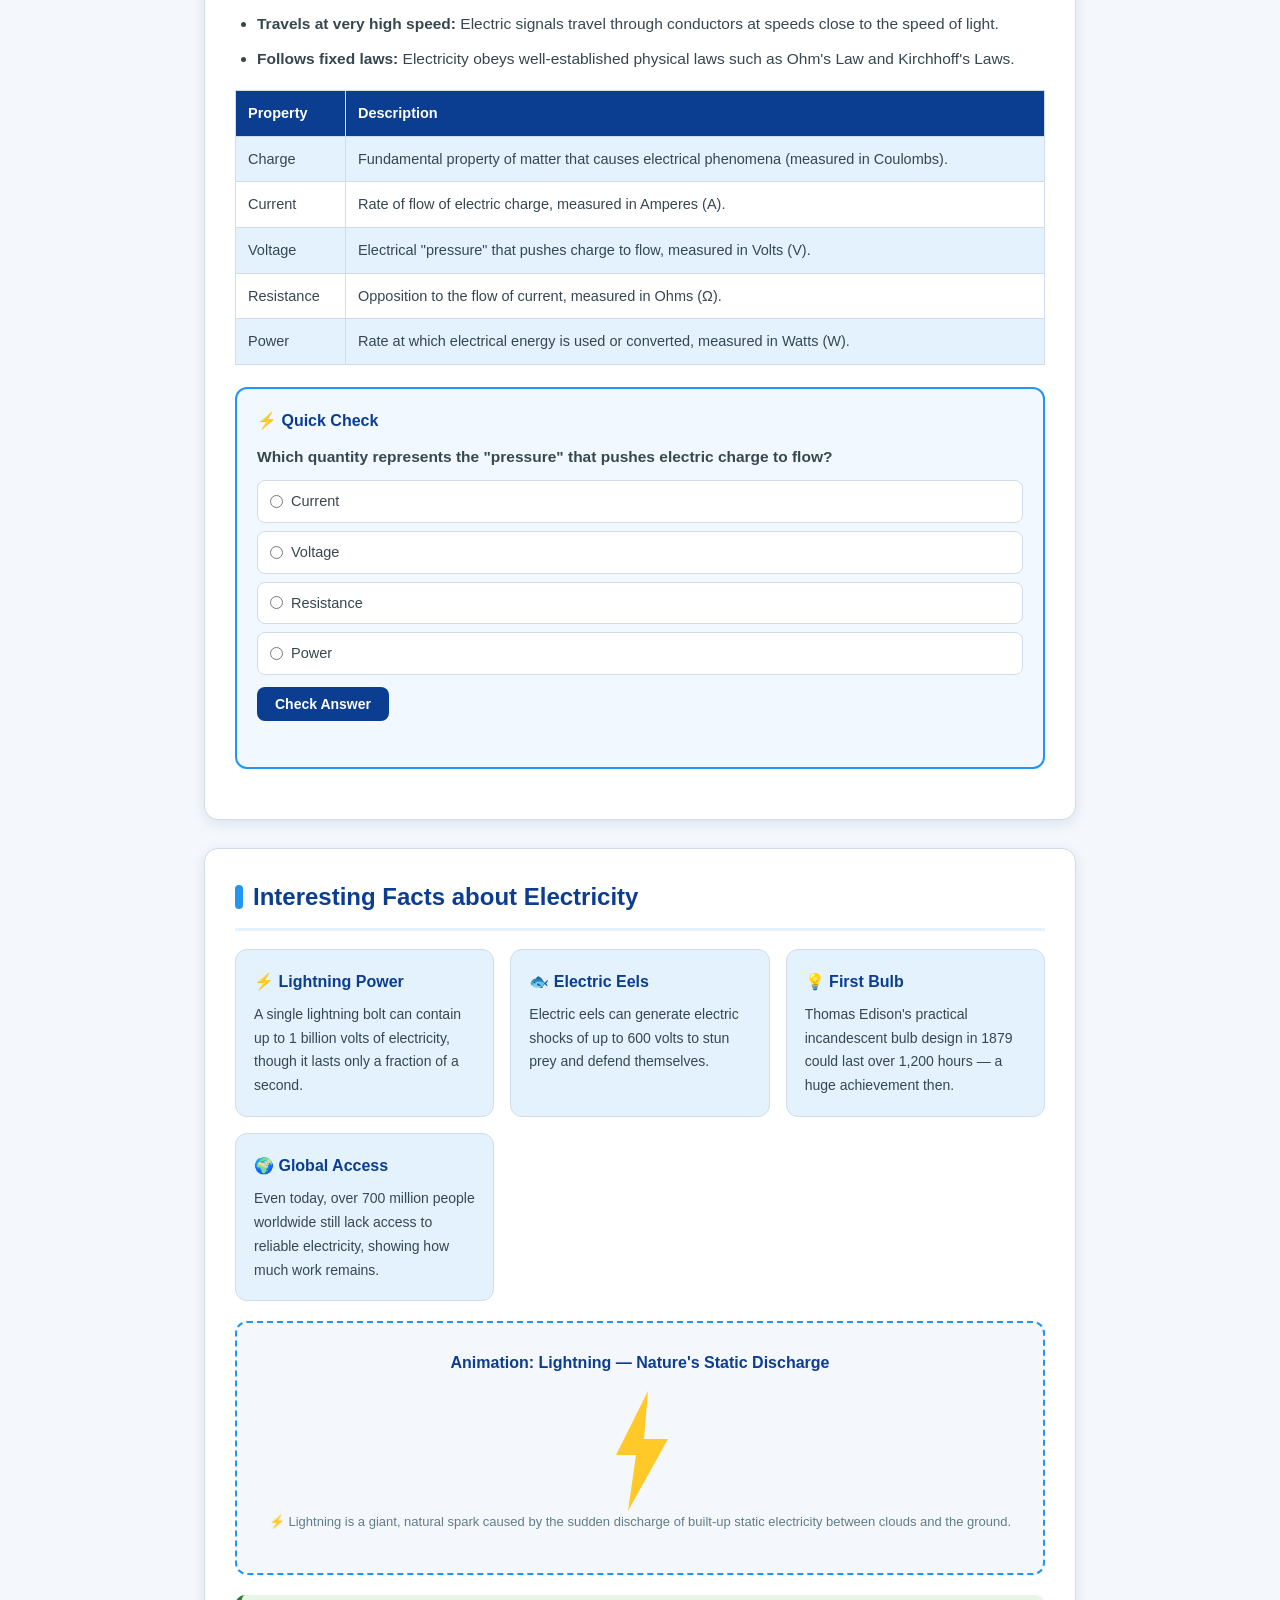
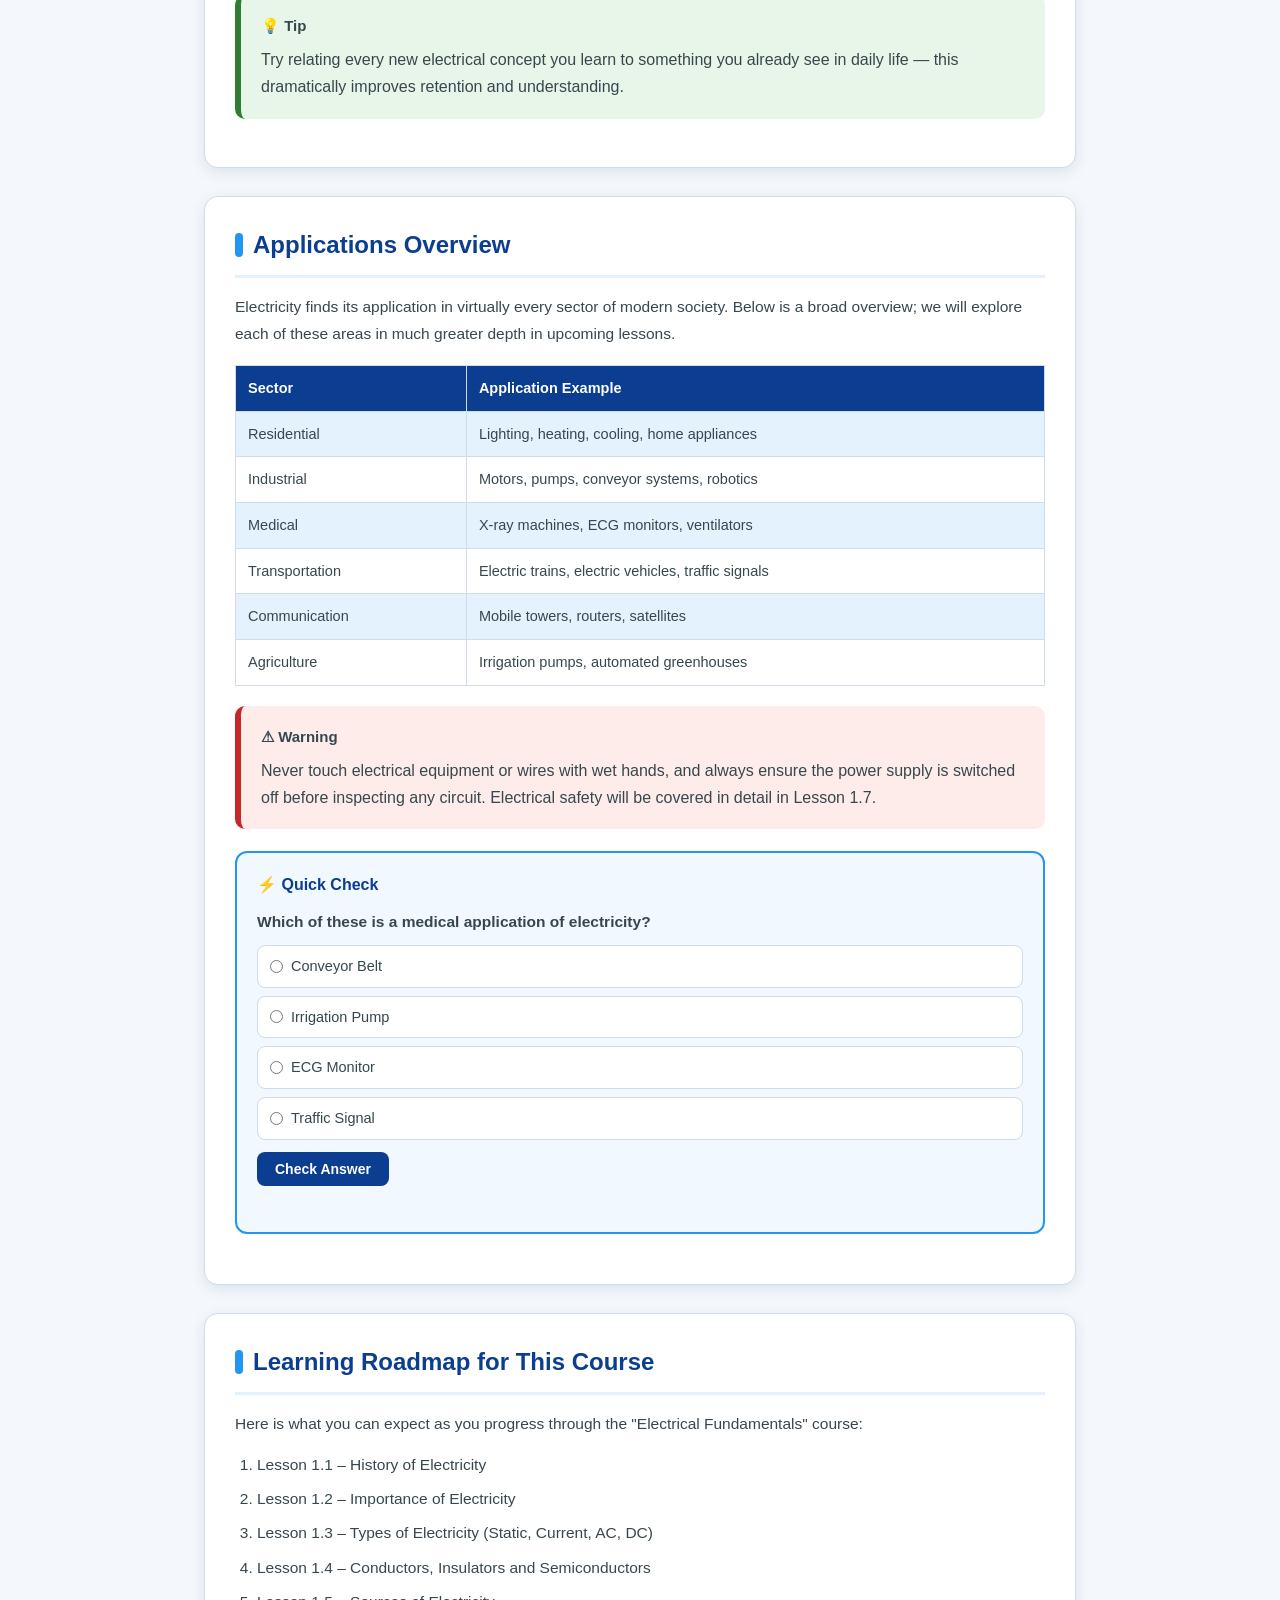
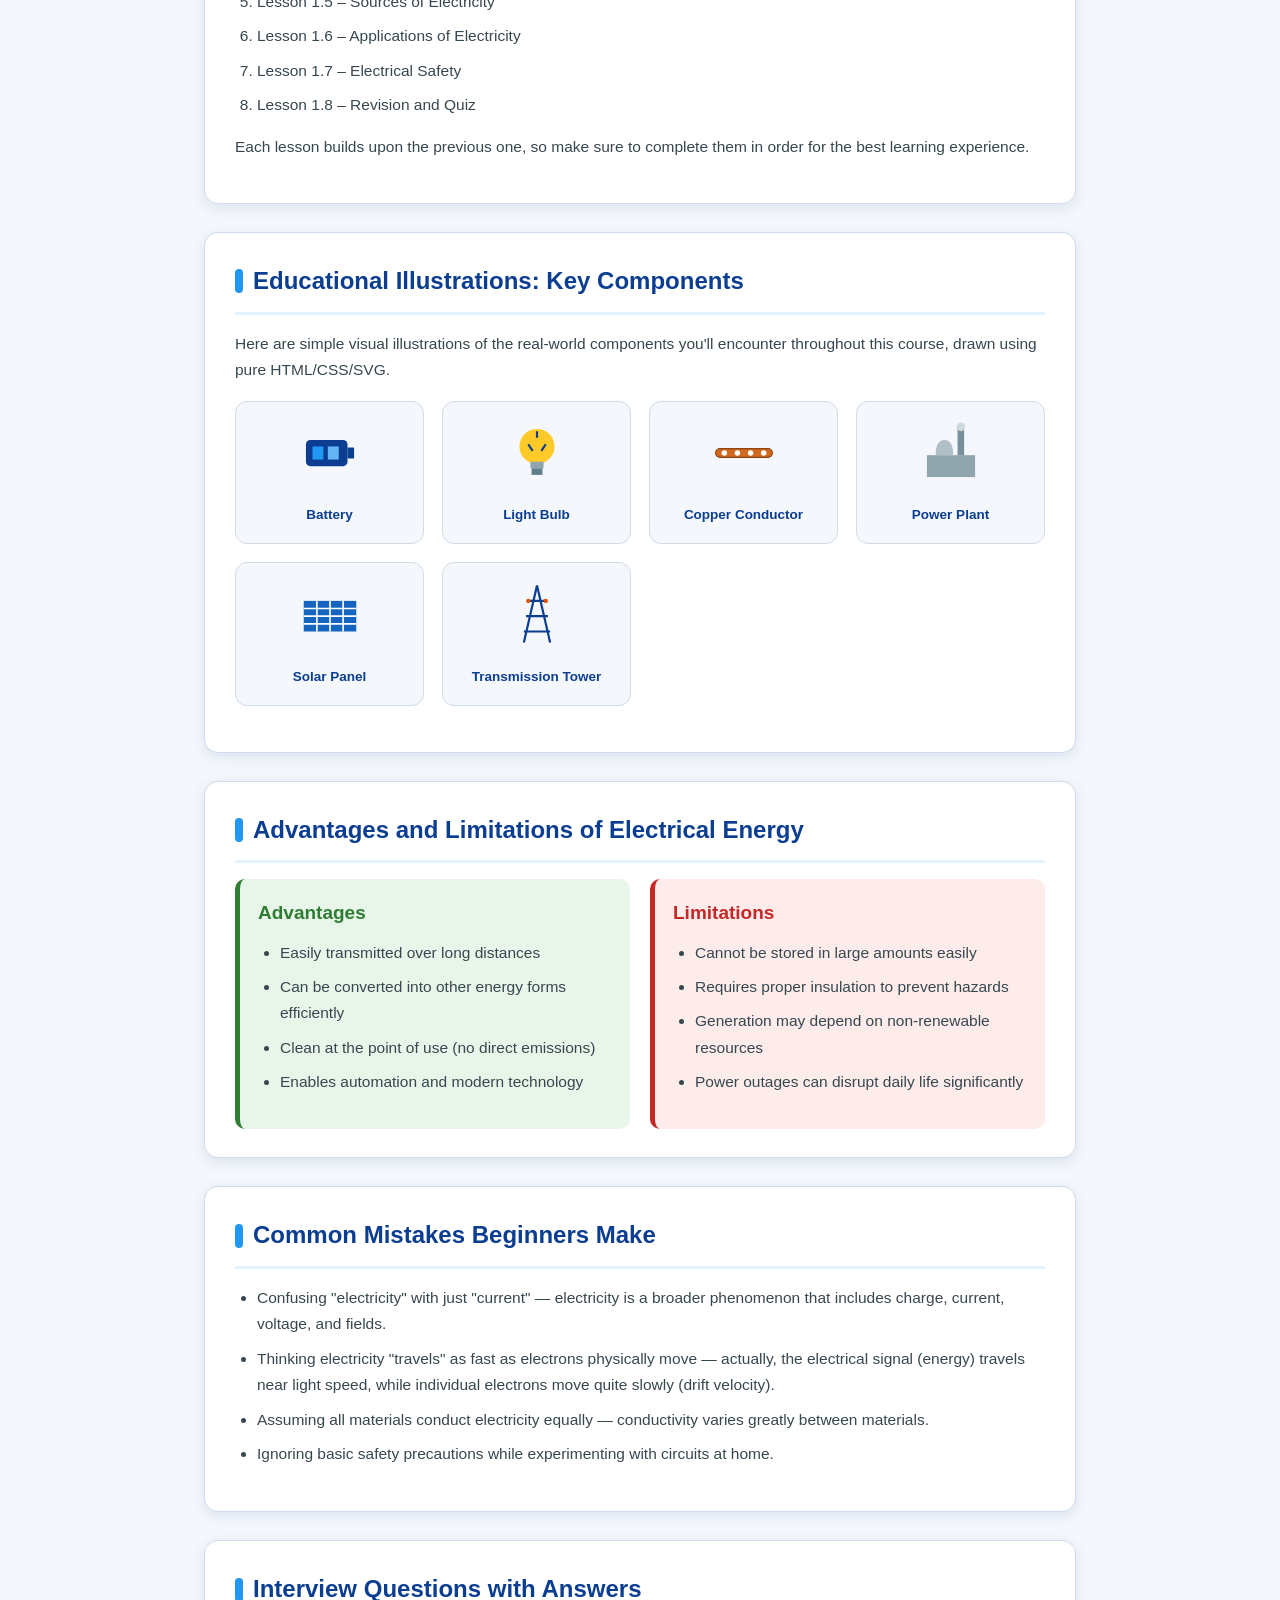
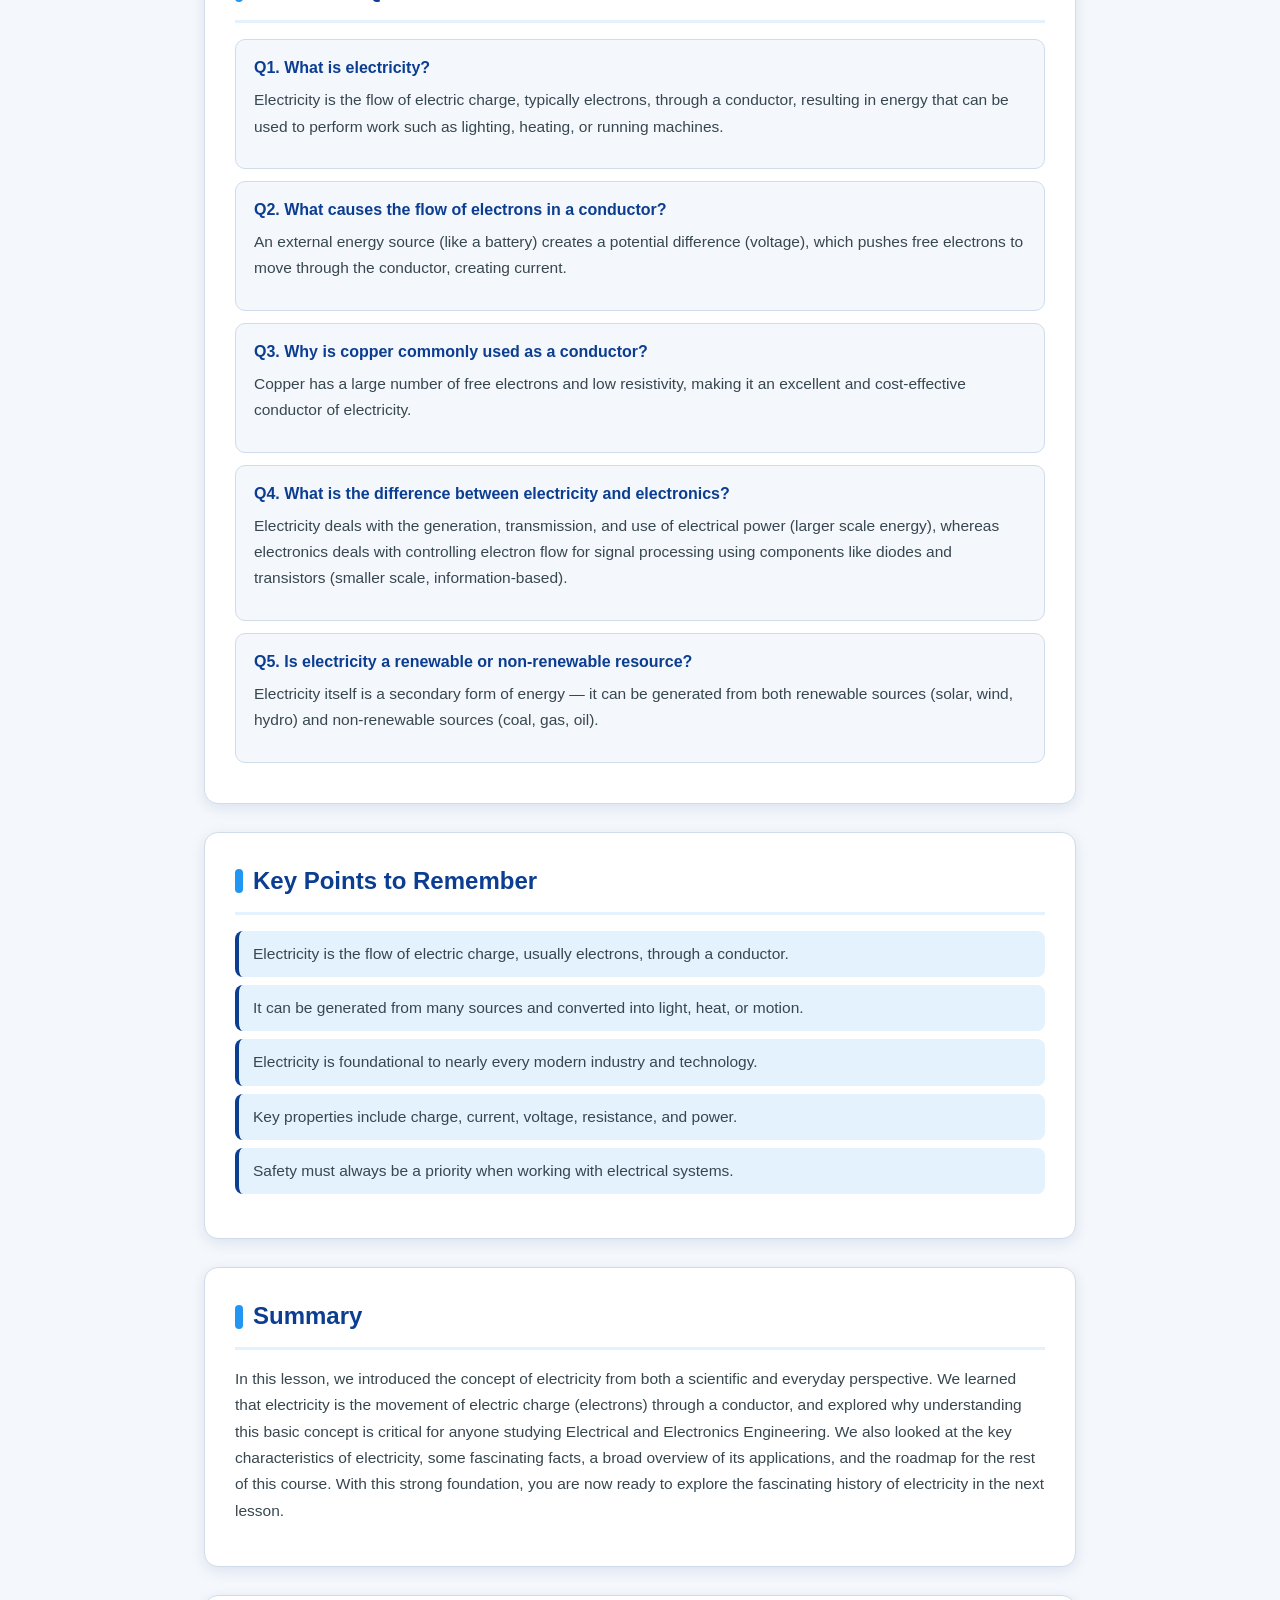
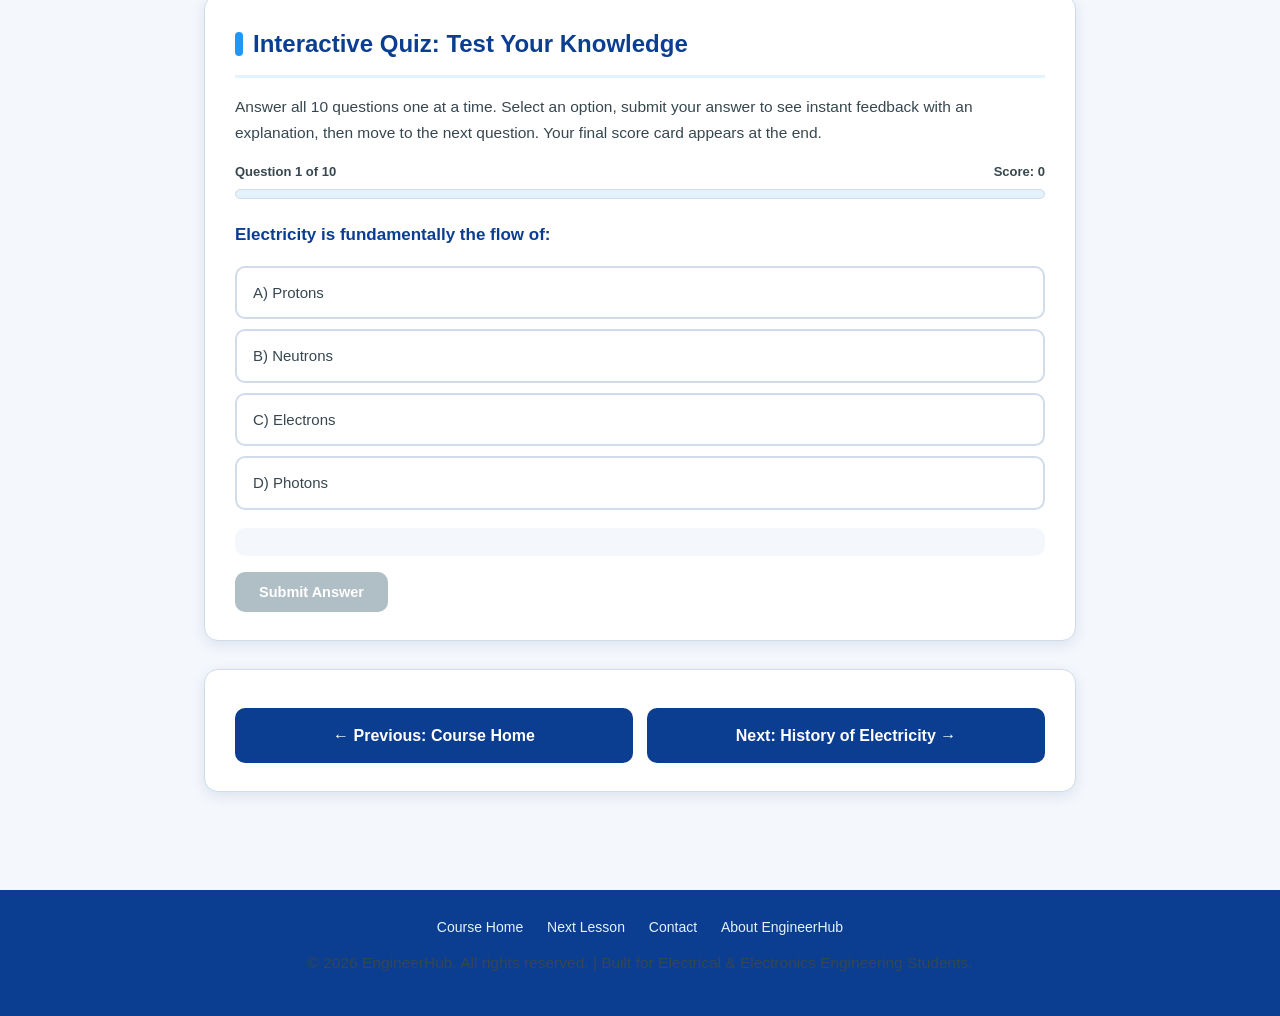
<file: lesson1.html>
<!DOCTYPE html>
<html lang="en">
<head>
<meta charset="UTF-8">
<meta name="viewport" content="width=device-width, initial-scale=1.0">
<title>EngineerHub | Electrical Fundamentals - Lesson 1: Introduction to Electricity</title>
<style>
    /* ===================== ROOT VARIABLES ===================== */
    :root{
        --primary-blue:#0b3d91;
        --secondary-blue:#1565c0;
        --light-blue:#e3f2fd;
        --accent-blue:#2196f3;
        --white:#ffffff;
        --gray-text:#37474f;
        --light-gray:#f4f7fb;
        --border-gray:#d0dce9;
        --success-green:#2e7d32;
        --warning-orange:#e65100;
        --danger-red:#c62828;
        --shadow:0 4px 14px rgba(11,61,145,0.10);
    }

    /* ===================== RESET ===================== */
    *{margin:0;padding:0;box-sizing:border-box;}
    body{
        font-family:'Segoe UI', Arial, sans-serif;
        background:var(--light-gray);
        color:var(--gray-text);
        line-height:1.7;
    }
    a{text-decoration:none;}
    img{max-width:100%;}

    /* ===================== HEADER ===================== */
    header.main-header{
        background:linear-gradient(90deg,var(--primary-blue),var(--secondary-blue));
        color:var(--white);
        padding:18px 6%;
        box-shadow:var(--shadow);
        position:sticky;
        top:0;
        z-index:100;
    }
    .header-top{
        display:flex;
        justify-content:space-between;
        align-items:center;
        flex-wrap:wrap;
        gap:10px;
    }
    .logo-title{
        display:flex;
        align-items:center;
        gap:12px;
    }
    .logo-icon{
        width:44px;height:44px;
        background:var(--white);
        color:var(--primary-blue);
        border-radius:10px;
        display:flex;align-items:center;justify-content:center;
        font-weight:800;font-size:20px;
    }
    .logo-text h1{font-size:22px;letter-spacing:1px;}
    .logo-text span{font-size:12px;opacity:0.85;}
    .course-info{
        text-align:right;
        font-size:14px;
    }
    .course-info strong{display:block;font-size:16px;}
    .breadcrumb{
        margin-top:10px;
        font-size:13px;
        opacity:0.9;
    }

    /* ===================== PROGRESS BAR ===================== */
    .progress-wrapper{
        background:var(--white);
        padding:14px 6%;
        border-bottom:1px solid var(--border-gray);
    }
    .progress-label{
        display:flex;
        justify-content:space-between;
        font-size:13px;
        margin-bottom:6px;
        color:var(--gray-text);
        font-weight:600;
    }
    .progress-bar-bg{
        width:100%;
        height:12px;
        background:var(--light-blue);
        border-radius:20px;
        overflow:hidden;
        border:1px solid var(--border-gray);
    }
    .progress-bar-fill{
        width:6%;
        height:100%;
        background:linear-gradient(90deg,var(--accent-blue),var(--primary-blue));
        border-radius:20px;
    }

    /* ===================== CONTAINER ===================== */
    .container{
        max-width:1000px;
        margin:0 auto;
        padding:30px 5%;
    }

    section{
        background:var(--white);
        border:1px solid var(--border-gray);
        border-radius:14px;
        padding:28px 30px;
        margin-bottom:28px;
        box-shadow:var(--shadow);
    }

    h2.section-title{
        color:var(--primary-blue);
        font-size:24px;
        margin-bottom:16px;
        padding-bottom:10px;
        border-bottom:3px solid var(--light-blue);
        display:flex;
        align-items:center;
        gap:10px;
    }
    h2.section-title::before{
        content:"";
        width:8px;height:24px;
        background:var(--accent-blue);
        border-radius:4px;
        display:inline-block;
    }
    h3{
        color:var(--secondary-blue);
        margin:18px 0 10px;
        font-size:19px;
    }
    p{margin-bottom:14px;font-size:15.5px;color:var(--gray-text);}
    ul,ol{margin:10px 0 16px 22px;}
    li{margin-bottom:8px;font-size:15.5px;}

    /* ===================== OBJECTIVES ===================== */
    .objectives-list li{
        list-style:none;
        background:var(--light-blue);
        padding:10px 16px;
        margin-bottom:10px;
        border-radius:8px;
        border-left:4px solid var(--accent-blue);
        margin-left:0;
    }
    .objectives-list{margin-left:0;}

    /* ===================== INFO / NOTE / WARNING / TIP BOXES ===================== */
    .box{
        padding:18px 20px;
        border-radius:10px;
        margin:20px 0;
        border-left:6px solid;
    }
    .box-title{
        font-weight:700;
        margin-bottom:8px;
        display:flex;
        align-items:center;
        gap:8px;
        font-size:15px;
    }
    .info-box{background:#eaf3ff;border-color:var(--accent-blue);}
    .note-box{background:#fff8e1;border-color:#f9a825;}
    .warning-box{background:#fdecea;border-color:var(--danger-red);}
    .tip-box{background:#e8f5e9;border-color:var(--success-green);}

    /* ===================== TABLES ===================== */
    table{
        width:100%;
        border-collapse:collapse;
        margin:18px 0;
        font-size:14.5px;
    }
    th,td{
        border:1px solid var(--border-gray);
        padding:10px 12px;
        text-align:left;
    }
    th{
        background:var(--primary-blue);
        color:var(--white);
    }
    tr:nth-child(even){background:var(--light-blue);}

    /* ===================== DIAGRAM BOX ===================== */
    .diagram-box{
        background:var(--light-gray);
        border:2px dashed var(--accent-blue);
        border-radius:12px;
        padding:26px;
        text-align:center;
        margin:20px 0;
    }
    .diagram-title{
        font-weight:700;
        color:var(--primary-blue);
        margin-bottom:14px;
    }

    /* Simple CSS Diagram: Electricity flow */
    .flow-diagram{
        display:flex;
        justify-content:center;
        align-items:center;
        flex-wrap:wrap;
        gap:14px;
    }
    .flow-box{
        background:var(--primary-blue);
        color:var(--white);
        padding:14px 18px;
        border-radius:10px;
        font-weight:600;
        font-size:14px;
        min-width:110px;
    }
    .arrow{
        font-size:24px;
        color:var(--secondary-blue);
        font-weight:bold;
    }

    /* Atom diagram */
    .atom-diagram{
        position:relative;
        width:220px;
        height:220px;
        margin:20px auto;
        border-radius:50%;
        border:2px dashed var(--accent-blue);
    }
    .atom-diagram .nucleus{
        position:absolute;
        top:50%;left:50%;
        transform:translate(-50%,-50%);
        width:50px;height:50px;
        background:var(--primary-blue);
        color:#fff;
        border-radius:50%;
        display:flex;align-items:center;justify-content:center;
        font-size:11px;font-weight:700;
    }
    .electron{
        position:absolute;
        width:16px;height:16px;
        background:var(--warning-orange);
        border-radius:50%;
        top:5px;left:50%;
        transform:translateX(-50%);
    }
    .electron.e2{top:50%;left:5px;transform:translateY(-50%);}
    .electron.e3{top:50%;right:5px;transform:translateY(-50%);}
    .electron.e4{bottom:5px;left:50%;transform:translateX(-50%);}

    /* ===================== CARDS (Applications / Facts) ===================== */
    .card-grid{
        display:grid;
        grid-template-columns:repeat(auto-fit,minmax(220px,1fr));
        gap:16px;
        margin:18px 0;
    }
    .card{
        background:var(--light-blue);
        border-radius:12px;
        padding:18px;
        border:1px solid var(--border-gray);
        transition:transform 0.2s ease;
    }
    .card:hover{transform:translateY(-4px);box-shadow:var(--shadow);}
    .card h4{color:var(--primary-blue);margin-bottom:8px;font-size:16px;}
    .card p{font-size:14px;margin-bottom:0;}

    /* ===================== ADV / DISADV ===================== */
    .adv-disadv{
        display:grid;
        grid-template-columns:1fr 1fr;
        gap:20px;
    }
    @media(max-width:700px){.adv-disadv{grid-template-columns:1fr;}}
    .adv-box,.disadv-box{
        border-radius:10px;
        padding:18px;
    }
    .adv-box{background:#e8f5e9;border-left:5px solid var(--success-green);}
    .disadv-box{background:#fdecea;border-left:5px solid var(--danger-red);}

    /* ===================== INTERVIEW Q&A ===================== */
    .qa-item{
        background:var(--light-gray);
        border-radius:10px;
        padding:14px 18px;
        margin-bottom:12px;
        border:1px solid var(--border-gray);
    }
    .qa-item .q{font-weight:700;color:var(--primary-blue);margin-bottom:6px;}

    /* ===================== MCQ ===================== */
    .mcq-item{
        background:var(--light-gray);
        border-radius:10px;
        padding:16px 18px;
        margin-bottom:14px;
        border:1px solid var(--border-gray);
    }
    .mcq-item p.question{font-weight:600;margin-bottom:8px;}
    .mcq-options{list-style:none;margin-left:0;}
    .mcq-options li{
        background:var(--white);
        padding:8px 12px;
        border-radius:6px;
        margin-bottom:6px;
        border:1px solid var(--border-gray);
        font-size:14.5px;
    }
    .answer-reveal{
        margin-top:8px;
        font-size:14px;
        font-weight:700;
        color:var(--success-green);
    }

    /* ===================== KEY POINTS / SUMMARY ===================== */
    .keypoints-list li{
        background:var(--light-blue);
        padding:10px 14px;
        border-radius:8px;
        margin-bottom:8px;
        list-style:none;
        border-left:4px solid var(--primary-blue);
    }
    .keypoints-list{margin-left:0;}

    /* ===================== NAVIGATION ===================== */
    .nav-buttons{
        display:flex;
        justify-content:space-between;
        gap:14px;
        flex-wrap:wrap;
        margin-top:10px;
    }
    .nav-btn{
        flex:1;
        min-width:150px;
        text-align:center;
        padding:14px 20px;
        border-radius:10px;
        font-weight:700;
        color:var(--white);
        background:var(--primary-blue);
        transition:background 0.2s ease;
    }
    .nav-btn:hover{background:var(--secondary-blue);}
    .nav-btn.disabled{
        background:#b0bec5;
        pointer-events:none;
    }

    /* ===================== FOOTER ===================== */
    footer{
        background:var(--primary-blue);
        color:var(--white);
        text-align:center;
        padding:26px 5%;
        margin-top:40px;
        font-size:14px;
    }
    footer a{color:var(--light-blue);}
    footer .footer-links{
        margin-bottom:10px;
    }
    footer .footer-links a{margin:0 10px;}

    /* ===================== RESPONSIVE ===================== */
    @media(max-width:600px){
        .header-top{flex-direction:column;align-items:flex-start;}
        .course-info{text-align:left;}
        section{padding:20px 16px;}
        h2.section-title{font-size:20px;}
    }

    /* =====================================================
       NEW: META INFO BAR (Reading time / Difficulty / Progress)
    ===================================================== */
    html{scroll-behavior:smooth;}
    .meta-bar{
        display:flex;
        gap:12px;
        flex-wrap:wrap;
        padding:12px 6% 16px;
        background:var(--white);
        border-bottom:1px solid var(--border-gray);
    }
    .meta-chip{
        background:var(--light-blue);
        color:var(--primary-blue);
        padding:6px 14px;
        border-radius:20px;
        font-size:13px;
        font-weight:700;
        border:1px solid var(--border-gray);
    }

    /* =====================================================
       NEW: SCROLL-TRIGGERED FADE-IN FOR SECTIONS
    ===================================================== */
    section.fade-section{
        opacity:0;
        transform:translateY(24px);
        transition:opacity 0.7s ease, transform 0.7s ease;
    }
    section.fade-section.visible{
        opacity:1;
        transform:translateY(0);
    }

    /* =====================================================
       NEW: ATOM — ELECTRON ORBIT ANIMATION
    ===================================================== */
    .electron-orbit{
        position:absolute;
        top:0;left:0;
        width:100%;height:100%;
        animation:orbitSpin 6s linear infinite;
    }
    @keyframes orbitSpin{ from{transform:rotate(0deg);} to{transform:rotate(360deg);} }

    /* =====================================================
       NEW: CURRENT-FLOW / BULB-GLOW CIRCUIT ANIMATION
    ===================================================== */
    .circuit-anim{display:flex;justify-content:center;padding:16px 0;}
    .circuit-track{display:flex;align-items:center;gap:14px;flex-wrap:wrap;justify-content:center;}
    .battery-node,.bulb-node{font-size:30px;}
    .bulb-node{animation:bulbGlow 1.6s ease-in-out infinite;display:inline-block;}
    @keyframes bulbGlow{0%,100%{filter:drop-shadow(0 0 2px gold);} 50%{filter:drop-shadow(0 0 14px gold);}}
    .wire-line{position:relative;width:180px;height:6px;background:var(--secondary-blue);border-radius:3px;overflow:hidden;}
    .current-dot{position:absolute;top:-2px;left:-12px;width:10px;height:10px;border-radius:50%;background:var(--warning-orange);animation:flowRight 1.6s linear infinite;}
    @keyframes flowRight{ from{left:-12px;} to{left:180px;} }

    /* =====================================================
       NEW: WATER-FLOW ANALOGY ANIMATION
    ===================================================== */
    .water-pipe{
        width:100%;max-width:300px;height:26px;margin:14px auto;
        background:#cfe8f7;border:2px solid var(--secondary-blue);
        border-radius:14px;overflow:hidden;position:relative;
    }
    .water-fill{
        position:absolute;top:0;left:-100%;width:200%;height:100%;
        background:repeating-linear-gradient(45deg,var(--accent-blue) 0 10px,#64b5f6 10px 20px);
        animation:waterMove 1.4s linear infinite;
    }
    @keyframes waterMove{ from{left:-100%;} to{left:0%;} }

    /* =====================================================
       NEW: LIGHTNING FLASH ANIMATION
    ===================================================== */
    .lightning-wrap{display:flex;justify-content:center;}
    .lightning-svg .bolt{fill:#ffca28;animation:flash 2s infinite;}
    @keyframes flash{0%,100%{opacity:0.2;} 10%{opacity:1;} 18%{opacity:0.3;} 26%{opacity:1;} 70%{opacity:0.2;}}

    /* =====================================================
       NEW: EDUCATIONAL ILLUSTRATION GALLERY
    ===================================================== */
    .illustration-grid{
        display:grid;
        grid-template-columns:repeat(auto-fit,minmax(150px,1fr));
        gap:18px;
        margin:18px 0;
    }
    .illustration-card{
        background:var(--light-gray);
        border:1px solid var(--border-gray);
        border-radius:12px;
        padding:16px;
        text-align:center;
        transition:transform 0.2s ease, box-shadow 0.2s ease;
    }
    .illustration-card:hover{transform:translateY(-5px);box-shadow:var(--shadow);}
    .illustration-card svg{width:70px;height:70px;margin-bottom:8px;}
    .illustration-card p{font-size:13.5px;font-weight:700;color:var(--primary-blue);margin:0;}

    /* =====================================================
       NEW: QUICK CHECK (inline mini quiz after each topic)
    ===================================================== */
    .quick-check{
        background:#f1f8ff;
        border:2px solid var(--accent-blue);
        border-radius:12px;
        padding:18px 20px;
        margin:22px 0;
    }
    .quick-check h4{margin:0 0 10px;color:var(--primary-blue);font-size:16px;}
    .qc-question{font-weight:700;margin-bottom:10px;}
    .qc-options{display:flex;flex-direction:column;gap:8px;margin-bottom:12px;margin-left:0;}
    .qc-options label{
        background:var(--white);
        border:1px solid var(--border-gray);
        border-radius:8px;
        padding:8px 12px;
        font-size:14.5px;
        cursor:pointer;
        display:flex;
        align-items:center;
        gap:8px;
        transition:background 0.15s ease;
        list-style:none;
    }
    .qc-options label:hover{background:var(--light-blue);}
    .qc-options input:disabled{cursor:not-allowed;}
    .qc-btn{
        background:var(--primary-blue);
        color:var(--white);
        border:none;
        padding:9px 18px;
        border-radius:8px;
        font-weight:700;
        cursor:pointer;
        font-size:14px;
        transition:background 0.2s ease, transform 0.15s ease;
    }
    .qc-btn:hover{background:var(--secondary-blue);transform:translateY(-2px);}
    .qc-result{margin-top:10px;font-size:14.5px;min-height:18px;}

    /* =====================================================
       NEW: INTERACTIVE END-OF-LESSON QUIZ
    ===================================================== */
    .quiz-progress-text{
        display:flex;justify-content:space-between;
        font-size:13px;font-weight:700;color:var(--gray-text);margin-bottom:6px;
    }
    .quiz-bar-bg{
        width:100%;height:10px;background:var(--light-blue);
        border-radius:20px;overflow:hidden;border:1px solid var(--border-gray);margin-bottom:22px;
    }
    .quiz-bar-fill{
        width:0%;height:100%;
        background:linear-gradient(90deg,var(--accent-blue),var(--primary-blue));
        border-radius:20px;transition:width 0.4s ease;
    }
    .quiz-question-text{font-size:17px;font-weight:700;color:var(--primary-blue);margin-bottom:16px;}
    .quiz-options-list{display:flex;flex-direction:column;gap:10px;margin-bottom:18px;margin-left:0;}
    .quiz-option{
        background:var(--white);
        border:2px solid var(--border-gray);
        border-radius:10px;
        padding:12px 16px;
        font-size:15px;
        cursor:pointer;
        transition:all 0.2s ease;
        list-style:none;
    }
    .quiz-option:hover:not(.locked){border-color:var(--accent-blue);background:var(--light-blue);}
    .quiz-option.selected{border-color:var(--primary-blue);background:var(--light-blue);font-weight:700;}
    .quiz-option.locked{cursor:not-allowed;}
    .quiz-option.correct-opt{background:#e8f5e9;border-color:var(--success-green);font-weight:700;}
    .quiz-option.wrong-opt{background:#fdecea;border-color:var(--danger-red);font-weight:700;}
    .quiz-btn-row{display:flex;gap:12px;flex-wrap:wrap;}
    .quiz-btn{
        background:var(--primary-blue);color:var(--white);border:none;
        padding:12px 24px;border-radius:10px;font-weight:700;font-size:14.5px;
        cursor:pointer;transition:background 0.2s ease, transform 0.15s ease;
    }
    .quiz-btn:hover:not(:disabled){background:var(--secondary-blue);transform:translateY(-2px);}
    .quiz-btn:disabled{background:#b0bec5;cursor:not-allowed;}
    .quiz-feedback{margin-top:16px;padding:14px 16px;border-radius:10px;font-size:14.5px;background:var(--light-gray);min-height:20px;}
    .feedback-correct{color:var(--success-green);font-weight:800;}
    .feedback-wrong{color:var(--danger-red);font-weight:800;}

    /* Quiz Results Screen */
    .quiz-results-grid{
        display:grid;grid-template-columns:repeat(auto-fit,minmax(130px,1fr));
        gap:14px;margin:20px 0;
    }
    .result-stat{
        background:var(--light-blue);border-radius:12px;padding:18px 10px;text-align:center;
        border:1px solid var(--border-gray);
    }
    .result-stat .stat-value{font-size:26px;font-weight:800;color:var(--primary-blue);}
    .result-stat .stat-label{font-size:13px;color:var(--gray-text);margin-top:4px;}
    .result-congrats{
        background:#e8f5e9;border-left:6px solid var(--success-green);
        padding:16px 18px;border-radius:10px;font-weight:700;color:var(--success-green);
        margin:16px 0;text-align:center;font-size:16px;
    }

    /* =====================================================
       NEW: LESSON COMPLETION PANEL
    ===================================================== */
    #lesson-complete{
        display:none;
        text-align:center;
        background:linear-gradient(135deg,var(--light-blue),var(--white));
        border:2px solid var(--accent-blue);
    }
    .badge-circle{
        width:110px;height:110px;border-radius:50%;
        background:linear-gradient(135deg,var(--accent-blue),var(--primary-blue));
        color:var(--white);
        display:flex;align-items:center;justify-content:center;
        font-size:46px;margin:10px auto 16px;
        box-shadow:0 6px 18px rgba(11,61,145,0.35);
        animation:badgePop 0.6s ease;
    }
    @keyframes badgePop{ 0%{transform:scale(0);opacity:0;} 70%{transform:scale(1.15);opacity:1;} 100%{transform:scale(1);} }
    .glow-btn{
        background:linear-gradient(90deg,var(--accent-blue),var(--primary-blue));
        animation:glowPulse 2s infinite;
    }
    @keyframes glowPulse{
        0%{box-shadow:0 0 0 0 rgba(33,150,243,0.5);}
        70%{box-shadow:0 0 0 12px rgba(33,150,243,0);}
        100%{box-shadow:0 0 0 0 rgba(33,150,243,0);}
    }

    /* =====================================================
       NEW: RESPECT REDUCED-MOTION PREFERENCE
    ===================================================== */
    @media (prefers-reduced-motion: reduce){
        *{animation:none !important; transition:none !important;}
        section.fade-section{opacity:1;transform:none;}
    }
</style>
</head>
<body>

<!-- ===================== HEADER ===================== -->
<header class="main-header">
    <div class="header-top">
        <div class="logo-title">
            <div class="logo-icon">EH</div>
            <div class="logo-text">
                <h1>EngineerHub</h1>
                <span>Learn Electrical &amp; Electronics Engineering the Right Way</span>
            </div>
        </div>
        <div class="course-info">
            <strong>Course: Electrical Fundamentals</strong>
            Lesson 1 &nbsp;|&nbsp; Introduction to Electricity
        </div>
    </div>
    <div class="breadcrumb">Home &gt; Electrical Fundamentals &gt; Lesson 1: Introduction to Electricity</div>
</header>

<!-- ===================== PROGRESS BAR ===================== -->
<div class="progress-wrapper">
    <div class="progress-label">
        <span>Course Progress</span>
        <span>Lesson 1 of 9 (Section 1)</span>
    </div>
    <div class="progress-bar-bg">
        <div class="progress-bar-fill" id="progress-bar-fill"></div>
    </div>
</div>

<!-- ===================== NEW: META INFO BAR ===================== -->
<div class="meta-bar">
    <span class="meta-chip">⏱ Reading Time: 12–15 min</span>
    <span class="meta-chip">🟢 Difficulty: Beginner</span>
    <span class="meta-chip">📌 Page Progress: <span id="completion-pct">0%</span></span>
</div>

<div class="container">

    <!-- ===================== LEARNING OBJECTIVES ===================== -->
    <section class="fade-section">
        <h2 class="section-title">Learning Objectives</h2>
        <p>By the end of this lesson, you will be able to:</p>
        <ul class="objectives-list">
            <li>Explain what electricity is, both in scientific and simple terms.</li>
            <li>Understand why electricity is fundamental to modern life and engineering.</li>
            <li>Describe the basic characteristics and properties of electricity.</li>
            <li>List interesting facts and real-world applications of electricity.</li>
            <li>Understand the roadmap for learning Electrical Fundamentals in this course.</li>
            <li>Answer common interview questions related to the basics of electricity.</li>
        </ul>
    </section>

    <!-- ===================== INTRODUCTION ===================== -->
    <section class="fade-section">
        <h2 class="section-title">Welcome to Electrical Fundamentals</h2>
        <p>Welcome to the very first lesson of the <strong>Electrical Fundamentals</strong> course on EngineerHub! Whether you are a first-year Electrical and Electronics Engineering (EEE) student, a hobbyist who loves building circuits, or someone preparing for competitive exams and interviews, this course has been designed to take you from absolute zero to a strong, confident understanding of electricity.</p>
        <p>Electricity is the invisible force that powers almost everything around us — from the light bulb above your head to the smartphone in your pocket, from massive industrial machines to the tiny microchips inside a calculator. Yet, despite being so common, most people never truly understand what electricity actually is. In this lesson, we will build that understanding from the ground up, using simple language, real-life analogies, and clear diagrams.</p>
        <p>This lesson is the foundation of your entire engineering journey. Just like a building needs a strong foundation to stand tall, your knowledge of electrical engineering needs a strong understanding of "what electricity is" before you can move on to voltage, current, resistance, circuits, and beyond. So, let's begin this exciting journey together!</p>
    </section>

    <!-- ===================== WHAT IS ELECTRICITY ===================== -->
    <section class="fade-section">
        <h2 class="section-title">What is Electricity?</h2>

        <h3>Scientific Definition</h3>
        <p>In scientific terms, <strong>electricity</strong> is defined as the flow of electric charge, usually in the form of moving electrons, through a conductor. It is a form of energy resulting from the existence of charged particles (such as electrons or protons), either statically as an accumulation of charge, or dynamically as a current.</p>

        <div class="box info-box">
            <div class="box-title">📘 Information Box: Formal Definition</div>
            Electricity is the set of physical phenomena associated with the presence and motion of electric charge. It gives rise to electric fields, magnetic fields, electric current, and electromagnetic radiation.
        </div>

        <h3>Simple Definition</h3>
        <p>In simple words, electricity is <strong>the movement of tiny particles called electrons</strong> through a wire or material. Imagine millions of tiny balls (electrons) rolling through a pipe (the wire) — this rolling movement is what we call electric current, and the overall phenomenon is called electricity.</p>

        <h3>Real-life Explanation</h3>
        <p>Think of electricity like water flowing through a pipe. Water molecules moving through a pipe due to pressure is similar to electrons moving through a wire due to voltage (electrical pressure). Just as water flow can turn a water wheel to do work, the flow of electrons can light up a bulb, run a motor, or power your laptop.</p>

        <div class="diagram-box">
            <div class="diagram-title">Diagram: Atomic Structure — Source of Electricity</div>
            <div class="atom-diagram">
                <div class="nucleus">Nucleus<br>(P+ N)</div>
                <div class="electron-orbit">
                    <div class="electron"></div>
                    <div class="electron e2"></div>
                    <div class="electron e3"></div>
                    <div class="electron e4"></div>
                </div>
            </div>
            <p style="font-size:13px;color:#607d8b;">⚛ Animation: Electrons (orange dots) continuously revolve around the nucleus. When electrons are pushed to move from one atom to another, electricity is generated.</p>
        </div>

        <!-- NEW: Water Flow Analogy Animation -->
        <div class="diagram-box">
            <div class="diagram-title">Animation: Water Flow Analogy</div>
            <div class="water-pipe"><div class="water-fill"></div></div>
            <p style="font-size:13px;color:#607d8b;">💧 Just as water flows through a pipe because of pressure, electrons flow through a wire because of voltage (electrical pressure).</p>
        </div>

        <div class="diagram-box">
            <div class="diagram-title">Diagram: Basic Electric Circuit Flow</div>
            <div class="flow-diagram">
                <div class="flow-box">Battery<br>(Source)</div>
                <div class="arrow">→</div>
                <div class="flow-box">Wire<br>(Conductor)</div>
                <div class="arrow">→</div>
                <div class="flow-box">Bulb<br>(Load)</div>
                <div class="arrow">→</div>
                <div class="flow-box">Back to Battery</div>
            </div>
        </div>

        <!-- NEW: Animated Current Flow + Bulb Glow -->
        <div class="diagram-box">
            <div class="diagram-title">Animation: Current Flowing in a Closed Circuit</div>
            <div class="circuit-anim">
                <div class="circuit-track">
                    <span class="battery-node" title="Battery">🔋</span>
                    <div class="wire-line">
                        <span class="current-dot"></span>
                        <span class="current-dot" style="animation-delay:0.5s;"></span>
                        <span class="current-dot" style="animation-delay:1s;"></span>
                    </div>
                    <span class="bulb-node" title="Bulb">💡</span>
                </div>
            </div>
            <p style="font-size:13px;color:#607d8b;">The orange dots represent electrons flowing continuously from the battery, through the wire, lighting up the bulb.</p>
        </div>

        <!-- NEW: Quick Check 1 -->
        <div class="quick-check" id="qc1-box">
            <h4>⚡ Quick Check</h4>
            <p class="qc-question">What actually moves inside a conductor to create electric current?</p>
            <div class="qc-options">
                <label><input type="radio" name="qc1" value="wrong">Protons</label>
                <label><input type="radio" name="qc1" value="correct">Electrons</label>
                <label><input type="radio" name="qc1" value="wrong">Neutrons</label>
                <label><input type="radio" name="qc1" value="wrong">Whole Atoms</label>
            </div>
            <button class="qc-btn" onclick="checkQuickAnswer('qc1','qc1-result','Electrons are the negatively charged particles that drift through a conductor from atom to atom, creating electric current.')">Check Answer</button>
            <div class="qc-result" id="qc1-result"></div>
        </div>
    </section>

    <!-- ===================== WHY LEARN ELECTRICITY ===================== -->
    <section class="fade-section">
        <h2 class="section-title">Why Learn Electricity?</h2>
        <p>You might wonder — why should I spend time deeply understanding something as "basic" as electricity? The answer is simple: <strong>every single concept in Electrical and Electronics Engineering is built on top of this foundation.</strong> Without a clear understanding of what electricity is, concepts like voltage, current, resistance, power, AC/DC, transformers, and even complex power systems or electronics will feel confusing.</p>

        <div class="box note-box">
            <div class="box-title">📝 Important Note</div>
            Engineers who skip mastering the basics often struggle later with advanced subjects like Power Systems, Control Systems, and Electrical Machines. Take your time here — it pays off massively later!
        </div>

        <h3>Importance of Electricity in Modern Life</h3>
        <p>Electricity is often called the backbone of modern civilization. Without it, hospitals cannot run life-saving equipment, factories cannot manufacture products, communication networks fail, and homes go dark. It is one of the few inventions that has touched literally every industry — agriculture, healthcare, defence, transportation, education, and entertainment.</p>

        <div class="card-grid">
            <div class="card">
                <h4>🏠 Homes</h4>
                <p>Lighting, fans, refrigerators, TVs, and countless appliances depend on electricity every second of the day.</p>
            </div>
            <div class="card">
                <h4>🏭 Industries</h4>
                <p>Heavy machinery, conveyor belts, robotic arms, and automated production lines run entirely on electrical power.</p>
            </div>
            <div class="card">
                <h4>🏥 Healthcare</h4>
                <p>Life-support systems, MRI machines, and diagnostic equipment rely on stable and reliable electricity supply.</p>
            </div>
            <div class="card">
                <h4>📡 Communication</h4>
                <p>Mobile networks, internet servers, and satellites all function using electrical and electronic systems.</p>
            </div>
        </div>
    </section>

    <!-- ===================== CHARACTERISTICS ===================== -->
    <section class="fade-section">
        <h2 class="section-title">Characteristics of Electricity</h2>
        <p>Electricity has several defining characteristics that separate it from other forms of energy. Understanding these characteristics helps engineers predict how electrical systems will behave under different conditions.</p>

        <h3>Basic Properties of Electricity</h3>
        <ul>
            <li><strong>Invisible:</strong> Electricity itself cannot be seen directly; only its effects (light, heat, motion) can be observed.</li>
            <li><strong>Flows through conductors:</strong> It travels easily through materials like copper and aluminium, but not through insulators like rubber or plastic.</li>
            <li><strong>Can be converted:</strong> Electrical energy can be converted into heat, light, mechanical motion, or sound.</li>
            <li><strong>Can be stored:</strong> Electricity (as charge) can be stored in batteries and capacitors for later use.</li>
            <li><strong>Travels at very high speed:</strong> Electric signals travel through conductors at speeds close to the speed of light.</li>
            <li><strong>Follows fixed laws:</strong> Electricity obeys well-established physical laws such as Ohm's Law and Kirchhoff's Laws.</li>
        </ul>

        <table>
            <tr><th>Property</th><th>Description</th></tr>
            <tr><td>Charge</td><td>Fundamental property of matter that causes electrical phenomena (measured in Coulombs).</td></tr>
            <tr><td>Current</td><td>Rate of flow of electric charge, measured in Amperes (A).</td></tr>
            <tr><td>Voltage</td><td>Electrical "pressure" that pushes charge to flow, measured in Volts (V).</td></tr>
            <tr><td>Resistance</td><td>Opposition to the flow of current, measured in Ohms (Ω).</td></tr>
            <tr><td>Power</td><td>Rate at which electrical energy is used or converted, measured in Watts (W).</td></tr>
        </table>

        <!-- NEW: Quick Check 2 -->
        <div class="quick-check" id="qc2-box">
            <h4>⚡ Quick Check</h4>
            <p class="qc-question">Which quantity represents the "pressure" that pushes electric charge to flow?</p>
            <div class="qc-options">
                <label><input type="radio" name="qc2" value="wrong">Current</label>
                <label><input type="radio" name="qc2" value="correct">Voltage</label>
                <label><input type="radio" name="qc2" value="wrong">Resistance</label>
                <label><input type="radio" name="qc2" value="wrong">Power</label>
            </div>
            <button class="qc-btn" onclick="checkQuickAnswer('qc2','qc2-result','Voltage is the electrical pressure (measured in Volts) that pushes charge through a circuit, similar to water pressure in a pipe.')">Check Answer</button>
            <div class="qc-result" id="qc2-result"></div>
        </div>
    </section>

    <!-- ===================== INTERESTING FACTS ===================== -->
    <section class="fade-section">
        <h2 class="section-title">Interesting Facts about Electricity</h2>
        <div class="card-grid">
            <div class="card">
                <h4>⚡ Lightning Power</h4>
                <p>A single lightning bolt can contain up to 1 billion volts of electricity, though it lasts only a fraction of a second.</p>
            </div>
            <div class="card">
                <h4>🐟 Electric Eels</h4>
                <p>Electric eels can generate electric shocks of up to 600 volts to stun prey and defend themselves.</p>
            </div>
            <div class="card">
                <h4>💡 First Bulb</h4>
                <p>Thomas Edison's practical incandescent bulb design in 1879 could last over 1,200 hours — a huge achievement then.</p>
            </div>
            <div class="card">
                <h4>🌍 Global Access</h4>
                <p>Even today, over 700 million people worldwide still lack access to reliable electricity, showing how much work remains.</p>
            </div>
        </div>

        <!-- NEW: Lightning Animation -->
        <div class="diagram-box">
            <div class="diagram-title">Animation: Lightning — Nature's Static Discharge</div>
            <div class="lightning-wrap">
                <svg class="lightning-svg" viewBox="0 0 100 150" width="80" height="120" xmlns="http://www.w3.org/2000/svg">
                    <polygon points="60,0 20,80 45,80 35,150 85,60 55,60" class="bolt"/>
                </svg>
            </div>
            <p style="font-size:13px;color:#607d8b;">⚡ Lightning is a giant, natural spark caused by the sudden discharge of built-up static electricity between clouds and the ground.</p>
        </div>

        <div class="box tip-box">
            <div class="box-title">💡 Tip</div>
            Try relating every new electrical concept you learn to something you already see in daily life — this dramatically improves retention and understanding.
        </div>
    </section>

    <!-- ===================== APPLICATIONS OVERVIEW ===================== -->
    <section class="fade-section">
        <h2 class="section-title">Applications Overview</h2>
        <p>Electricity finds its application in virtually every sector of modern society. Below is a broad overview; we will explore each of these areas in much greater depth in upcoming lessons.</p>

        <table>
            <tr><th>Sector</th><th>Application Example</th></tr>
            <tr><td>Residential</td><td>Lighting, heating, cooling, home appliances</td></tr>
            <tr><td>Industrial</td><td>Motors, pumps, conveyor systems, robotics</td></tr>
            <tr><td>Medical</td><td>X-ray machines, ECG monitors, ventilators</td></tr>
            <tr><td>Transportation</td><td>Electric trains, electric vehicles, traffic signals</td></tr>
            <tr><td>Communication</td><td>Mobile towers, routers, satellites</td></tr>
            <tr><td>Agriculture</td><td>Irrigation pumps, automated greenhouses</td></tr>
        </table>

        <div class="box warning-box">
            <div class="box-title">⚠ Warning</div>
            Never touch electrical equipment or wires with wet hands, and always ensure the power supply is switched off before inspecting any circuit. Electrical safety will be covered in detail in Lesson 1.7.
        </div>

        <!-- NEW: Quick Check 3 -->
        <div class="quick-check" id="qc3-box">
            <h4>⚡ Quick Check</h4>
            <p class="qc-question">Which of these is a medical application of electricity?</p>
            <div class="qc-options">
                <label><input type="radio" name="qc3" value="wrong">Conveyor Belt</label>
                <label><input type="radio" name="qc3" value="wrong">Irrigation Pump</label>
                <label><input type="radio" name="qc3" value="correct">ECG Monitor</label>
                <label><input type="radio" name="qc3" value="wrong">Traffic Signal</label>
            </div>
            <button class="qc-btn" onclick="checkQuickAnswer('qc3','qc3-result','An ECG (Electrocardiogram) monitor uses electrical signals to track heart activity, making it a key medical application of electricity.')">Check Answer</button>
            <div class="qc-result" id="qc3-result"></div>
        </div>
    </section>

    <!-- ===================== LEARNING ROADMAP ===================== -->
    <section class="fade-section">
        <h2 class="section-title">Learning Roadmap for This Course</h2>
        <p>Here is what you can expect as you progress through the "Electrical Fundamentals" course:</p>
        <ol>
            <li>Lesson 1.1 – History of Electricity</li>
            <li>Lesson 1.2 – Importance of Electricity</li>
            <li>Lesson 1.3 – Types of Electricity (Static, Current, AC, DC)</li>
            <li>Lesson 1.4 – Conductors, Insulators and Semiconductors</li>
            <li>Lesson 1.5 – Sources of Electricity</li>
            <li>Lesson 1.6 – Applications of Electricity</li>
            <li>Lesson 1.7 – Electrical Safety</li>
            <li>Lesson 1.8 – Revision and Quiz</li>
        </ol>
        <p>Each lesson builds upon the previous one, so make sure to complete them in order for the best learning experience.</p>
    </section>

    <!-- ===================== NEW: EDUCATIONAL ILLUSTRATIONS ===================== -->
    <section class="fade-section">
        <h2 class="section-title">Educational Illustrations: Key Components</h2>
        <p>Here are simple visual illustrations of the real-world components you'll encounter throughout this course, drawn using pure HTML/CSS/SVG.</p>
        <div class="illustration-grid">
            <div class="illustration-card">
                <svg viewBox="0 0 64 64" xmlns="http://www.w3.org/2000/svg">
                    <rect x="10" y="20" width="38" height="24" rx="4" fill="#0b3d91"/>
                    <rect x="48" y="27" width="6" height="10" fill="#0b3d91"/>
                    <rect x="16" y="26" width="10" height="12" fill="#2196f3"/>
                    <rect x="30" y="26" width="10" height="12" fill="#64b5f6"/>
                </svg>
                <p>Battery</p>
            </div>
            <div class="illustration-card">
                <svg viewBox="0 0 64 64" xmlns="http://www.w3.org/2000/svg">
                    <circle cx="32" cy="26" r="16" fill="#ffca28"/>
                    <rect x="26" y="40" width="12" height="6" fill="#90a4ae"/>
                    <rect x="27" y="46" width="10" height="6" fill="#607d8b"/>
                    <path d="M24 24 L28 30 M40 24 L36 30 M32 12 L32 18" stroke="#0b3d91" stroke-width="2"/>
                </svg>
                <p>Light Bulb</p>
            </div>
            <div class="illustration-card">
                <svg viewBox="0 0 64 64" xmlns="http://www.w3.org/2000/svg">
                    <rect x="6" y="28" width="52" height="8" rx="4" fill="#d2691e" stroke="#8b4513" stroke-width="1"/>
                    <circle cx="14" cy="32" r="2.5" fill="#fff"/>
                    <circle cx="26" cy="32" r="2.5" fill="#fff"/>
                    <circle cx="38" cy="32" r="2.5" fill="#fff"/>
                    <circle cx="50" cy="32" r="2.5" fill="#fff"/>
                </svg>
                <p>Copper Conductor</p>
            </div>
            <div class="illustration-card">
                <svg viewBox="0 0 64 64" xmlns="http://www.w3.org/2000/svg">
                    <rect x="10" y="34" width="44" height="20" fill="#90a4ae"/>
                    <path d="M18 34 Q18 20 26 20 Q34 20 34 34 Z" fill="#b0bec5"/>
                    <rect x="38" y="10" width="6" height="24" fill="#78909c"/>
                    <circle cx="41" cy="8" r="4" fill="#cfd8dc"/>
                </svg>
                <p>Power Plant</p>
            </div>
            <div class="illustration-card">
                <svg viewBox="0 0 64 64" xmlns="http://www.w3.org/2000/svg">
                    <rect x="8" y="20" width="48" height="28" fill="#1565c0"/>
                    <line x1="8" y1="27" x2="56" y2="27" stroke="#fff" stroke-width="1.5"/>
                    <line x1="8" y1="34" x2="56" y2="34" stroke="#fff" stroke-width="1.5"/>
                    <line x1="8" y1="41" x2="56" y2="41" stroke="#fff" stroke-width="1.5"/>
                    <line x1="20" y1="20" x2="20" y2="48" stroke="#fff" stroke-width="1.5"/>
                    <line x1="32" y1="20" x2="32" y2="48" stroke="#fff" stroke-width="1.5"/>
                    <line x1="44" y1="20" x2="44" y2="48" stroke="#fff" stroke-width="1.5"/>
                </svg>
                <p>Solar Panel</p>
            </div>
            <div class="illustration-card">
                <svg viewBox="0 0 64 64" xmlns="http://www.w3.org/2000/svg">
                    <path d="M32 6 L20 58 M32 6 L44 58 M24 20 L40 20 M22 34 L42 34 M20 48 L44 48" stroke="#0b3d91" stroke-width="2" fill="none"/>
                    <circle cx="24" cy="20" r="2" fill="#e65100"/>
                    <circle cx="40" cy="20" r="2" fill="#e65100"/>
                </svg>
                <p>Transmission Tower</p>
            </div>
        </div>
    </section>

    <!-- ===================== ADVANTAGES / DISADVANTAGES ===================== -->
    <section class="fade-section">
        <h2 class="section-title">Advantages and Limitations of Electrical Energy</h2>
        <div class="adv-disadv">
            <div class="adv-box">
                <h3 style="color:var(--success-green);margin-top:0;">Advantages</h3>
                <ul>
                    <li>Easily transmitted over long distances</li>
                    <li>Can be converted into other energy forms efficiently</li>
                    <li>Clean at the point of use (no direct emissions)</li>
                    <li>Enables automation and modern technology</li>
                </ul>
            </div>
            <div class="disadv-box">
                <h3 style="color:var(--danger-red);margin-top:0;">Limitations</h3>
                <ul>
                    <li>Cannot be stored in large amounts easily</li>
                    <li>Requires proper insulation to prevent hazards</li>
                    <li>Generation may depend on non-renewable resources</li>
                    <li>Power outages can disrupt daily life significantly</li>
                </ul>
            </div>
        </div>
    </section>

    <!-- ===================== COMMON MISTAKES ===================== -->
    <section class="fade-section">
        <h2 class="section-title">Common Mistakes Beginners Make</h2>
        <ul>
            <li>Confusing "electricity" with just "current" — electricity is a broader phenomenon that includes charge, current, voltage, and fields.</li>
            <li>Thinking electricity "travels" as fast as electrons physically move — actually, the electrical signal (energy) travels near light speed, while individual electrons move quite slowly (drift velocity).</li>
            <li>Assuming all materials conduct electricity equally — conductivity varies greatly between materials.</li>
            <li>Ignoring basic safety precautions while experimenting with circuits at home.</li>
        </ul>
    </section>

    <!-- ===================== INTERVIEW QUESTIONS ===================== -->
    <section class="fade-section">
        <h2 class="section-title">Interview Questions with Answers</h2>

        <div class="qa-item">
            <div class="q">Q1. What is electricity?</div>
            <p>Electricity is the flow of electric charge, typically electrons, through a conductor, resulting in energy that can be used to perform work such as lighting, heating, or running machines.</p>
        </div>

        <div class="qa-item">
            <div class="q">Q2. What causes the flow of electrons in a conductor?</div>
            <p>An external energy source (like a battery) creates a potential difference (voltage), which pushes free electrons to move through the conductor, creating current.</p>
        </div>

        <div class="qa-item">
            <div class="q">Q3. Why is copper commonly used as a conductor?</div>
            <p>Copper has a large number of free electrons and low resistivity, making it an excellent and cost-effective conductor of electricity.</p>
        </div>

        <div class="qa-item">
            <div class="q">Q4. What is the difference between electricity and electronics?</div>
            <p>Electricity deals with the generation, transmission, and use of electrical power (larger scale energy), whereas electronics deals with controlling electron flow for signal processing using components like diodes and transistors (smaller scale, information-based).</p>
        </div>

        <div class="qa-item">
            <div class="q">Q5. Is electricity a renewable or non-renewable resource?</div>
            <p>Electricity itself is a secondary form of energy — it can be generated from both renewable sources (solar, wind, hydro) and non-renewable sources (coal, gas, oil).</p>
        </div>
    </section>

    <!-- ===================== KEY POINTS ===================== -->
    <section class="fade-section">
        <h2 class="section-title">Key Points to Remember</h2>
        <ul class="keypoints-list">
            <li>Electricity is the flow of electric charge, usually electrons, through a conductor.</li>
            <li>It can be generated from many sources and converted into light, heat, or motion.</li>
            <li>Electricity is foundational to nearly every modern industry and technology.</li>
            <li>Key properties include charge, current, voltage, resistance, and power.</li>
            <li>Safety must always be a priority when working with electrical systems.</li>
        </ul>
    </section>

    <!-- ===================== SUMMARY ===================== -->
    <section class="fade-section">
        <h2 class="section-title">Summary</h2>
        <p>In this lesson, we introduced the concept of electricity from both a scientific and everyday perspective. We learned that electricity is the movement of electric charge (electrons) through a conductor, and explored why understanding this basic concept is critical for anyone studying Electrical and Electronics Engineering. We also looked at the key characteristics of electricity, some fascinating facts, a broad overview of its applications, and the roadmap for the rest of this course. With this strong foundation, you are now ready to explore the fascinating history of electricity in the next lesson.</p>
    </section>

    <!-- ===================== NEW: INTERACTIVE QUIZ (replaces static MCQ list) ===================== -->
    <section class="fade-section">
        <h2 class="section-title">Interactive Quiz: Test Your Knowledge</h2>
        <p>Answer all 10 questions one at a time. Select an option, submit your answer to see instant feedback with an explanation, then move to the next question. Your final score card appears at the end.</p>

        <div id="quiz-active">
            <div class="quiz-progress-text">
                <span id="quiz-progress">Question 1 of 10</span>
                <span id="quiz-score-live">Score: 0</span>
            </div>
            <div class="quiz-bar-bg"><div class="quiz-bar-fill" id="quiz-bar-fill"></div></div>

            <p class="quiz-question-text" id="quiz-question"></p>
            <div class="quiz-options-list" id="quiz-options"></div>

            <div class="quiz-feedback" id="quiz-feedback"></div>

            <div class="quiz-btn-row" style="margin-top:16px;">
                <button class="quiz-btn" id="submit-answer-btn" onclick="submitAnswer()" disabled>Submit Answer</button>
                <button class="quiz-btn" id="next-question-btn" onclick="nextQuestion()" style="display:none;">Next Question →</button>
            </div>
        </div>

        <div id="quiz-results" style="display:none;">
            <h3 style="color:var(--primary-blue);">Your Quiz Results</h3>
            <div class="quiz-results-grid">
                <div class="result-stat"><div class="stat-value" id="result-score">0/10</div><div class="stat-label">Total Score</div></div>
                <div class="result-stat"><div class="stat-value" id="result-correct">0</div><div class="stat-label">Correct Answers</div></div>
                <div class="result-stat"><div class="stat-value" id="result-wrong">0</div><div class="stat-label">Wrong Answers</div></div>
                <div class="result-stat"><div class="stat-value" id="result-percentage">0%</div><div class="stat-label">Percentage</div></div>
            </div>
            <div class="result-congrats" id="result-congrats" style="display:none;"></div>
            <button class="quiz-btn" onclick="restartQuiz()">🔄 Try Again</button>
        </div>
    </section>

    <!-- ===================== NEW: LESSON COMPLETION PANEL ===================== -->
    <section class="fade-section" id="lesson-complete">
        <div class="badge-circle">🏅</div>
        <h2 class="section-title" style="justify-content:center;border-bottom:none;">🎉 Congratulations!</h2>
        <p style="font-size:16px;font-weight:600;">You have completed <strong>Lesson 1: Introduction to Electricity</strong>.</p>
        <p>You've built a strong foundation in what electricity is, why it matters, and how it behaves. You're now ready to move on to the next lesson.</p>
        <a href="lesson1_1.html" class="nav-btn glow-btn" style="display:inline-block;max-width:320px;margin:18px auto 0;">Next Lesson: History of Electricity →</a>
    </section>

    <!-- ===================== NAVIGATION ===================== -->
    <section class="fade-section">
        <div class="nav-buttons">
            <a href="electrical.html" class="nav-btn">← Previous: Course Home</a>
            <a href="lesson1_1.html" class="nav-btn">Next: History of Electricity →</a>
        </div>
    </section>

</div>

<!-- ===================== FOOTER ===================== -->
<footer>
    <div class="footer-links">
        <a href="electrical.html">Course Home</a>
        <a href="lesson1_1.html">Next Lesson</a>
        <a href="#">Contact</a>
        <a href="#">About EngineerHub</a>
    </div>
    <p>&copy; 2026 EngineerHub. All rights reserved. | Built for Electrical &amp; Electronics Engineering Students.</p>
</footer>

<!-- ===================== NEW: INTERACTIVE JAVASCRIPT ===================== -->
<script>
/* ---------- 1. Scroll-triggered fade-in for every section ---------- */
const fadeSections = document.querySelectorAll('.fade-section');
const fadeObserver = new IntersectionObserver((entries)=>{
    entries.forEach(entry=>{
        if(entry.isIntersecting){
            entry.target.classList.add('visible');
        }
    });
},{threshold:0.12});
fadeSections.forEach(sec=>fadeObserver.observe(sec));

/* ---------- 2. Live "Topic Completion" progress bar (scroll based) ---------- */
const progressFill   = document.getElementById('progress-bar-fill');
const completionText = document.getElementById('completion-pct');
function updateScrollProgress(){
    const scrollTop    = window.scrollY;
    const docHeight    = document.documentElement.scrollHeight - window.innerHeight;
    const pct = docHeight > 0 ? Math.min(100, Math.round((scrollTop / docHeight) * 100)) : 0;
    if(progressFill)   progressFill.style.width = pct + '%';
    if(completionText) completionText.textContent = pct + '%';
}
window.addEventListener('scroll', updateScrollProgress);
window.addEventListener('load', updateScrollProgress);

/* ---------- 3. Quick Check (mini in-topic quiz) logic ---------- */
function checkQuickAnswer(groupName, resultId, explanation){
    const selected  = document.querySelector('input[name="' + groupName + '"]:checked');
    const resultBox = document.getElementById(resultId);
    if(!selected){
        resultBox.innerHTML = '<span style="color:var(--warning-orange);font-weight:700;">⚠ Please select an option first.</span>';
        return;
    }
    if(selected.value === 'correct'){
        resultBox.innerHTML = '<span class="feedback-correct">✔ Correct!</span> ' + explanation;
    } else {
        resultBox.innerHTML = '<span class="feedback-wrong">✘ Wrong!</span> ' + explanation;
    }
    /* Lock the options so the answer can't be changed after submitting */
    document.getElementsByName(groupName).forEach(radio => radio.disabled = true);
}

/* ---------- 4. Full Interactive End-of-Lesson Quiz Engine ---------- */
const quizData = [
    {q:"Electricity is fundamentally the flow of:", options:["Protons","Neutrons","Electrons","Photons"], answer:2,
     explain:"Electricity is the flow of electrons — the negatively charged particles that orbit an atom's nucleus."},
    {q:"Which unit is used to measure electric current?", options:["Volt","Ampere","Ohm","Watt"], answer:1,
     explain:"Electric current is measured in Amperes (A), named after André-Marie Ampère."},
    {q:"Which of the following is a good conductor of electricity?", options:["Rubber","Wood","Copper","Plastic"], answer:2,
     explain:"Copper has many free electrons and very low resistivity, making it an excellent, cost-effective conductor."},
    {q:"Voltage is also known as:", options:["Electric current","Electric pressure","Electric resistance","Electric power"], answer:1,
     explain:"Voltage is the 'electrical pressure' that pushes charge through a circuit, just like water pressure pushes water through a pipe."},
    {q:"Which of these devices converts electricity into light?", options:["Motor","Bulb","Heater","Speaker"], answer:1,
     explain:"A bulb converts electrical energy into light energy (and a small amount of heat)."},
    {q:"What is the SI unit of resistance?", options:["Ohm","Volt","Ampere","Joule"], answer:0,
     explain:"Resistance is measured in Ohms (Ω), named after Georg Simon Ohm."},
    {q:"Which of the following is NOT a source of electricity?", options:["Solar Panel","Battery","Wind Turbine","Wooden Chair"], answer:3,
     explain:"A wooden chair is an insulator — it cannot generate or conduct electricity."},
    {q:"Electric current is measured using which instrument?", options:["Voltmeter","Ammeter","Ohmmeter","Wattmeter"], answer:1,
     explain:"An Ammeter is connected in series in a circuit to measure the current flowing through it."},
    {q:"Which of these best describes an insulator?", options:["Allows electricity to flow easily","Blocks the flow of electricity","Generates electricity","Stores electricity permanently"], answer:1,
     explain:"Insulators such as rubber and plastic block the flow of electric charge, which is why they're used to cover wires."},
    {q:"Electrical power is measured in:", options:["Volts","Amperes","Ohms","Watts"], answer:3,
     explain:"Electrical power — the rate at which electrical energy is used or converted — is measured in Watts (W)."}
];

let currentQ = 0, score = 0, correctCount = 0, wrongCount = 0, selectedOption = null, answered = false;

function loadQuestion(){
    answered = false;
    selectedOption = null;
    const data = quizData[currentQ];

    document.getElementById('quiz-progress').textContent = 'Question ' + (currentQ + 1) + ' of ' + quizData.length;
    document.getElementById('quiz-score-live').textContent = 'Score: ' + score;
    document.getElementById('quiz-question').textContent = data.q;

    const optsBox = document.getElementById('quiz-options');
    optsBox.innerHTML = '';
    data.options.forEach((opt, i) => {
        const div = document.createElement('div');
        div.className = 'quiz-option';
        div.textContent = String.fromCharCode(65 + i) + ') ' + opt;
        div.onclick = () => selectOption(div, i);
        optsBox.appendChild(div);
    });

    document.getElementById('quiz-feedback').innerHTML = '';
    document.getElementById('submit-answer-btn').style.display = 'inline-block';
    document.getElementById('submit-answer-btn').disabled = true;
    document.getElementById('next-question-btn').style.display = 'none';
    updateQuizBar();
}

function selectOption(el, i){
    if(answered) return;
    document.querySelectorAll('.quiz-option').forEach(o => o.classList.remove('selected'));
    el.classList.add('selected');
    selectedOption = i;
    document.getElementById('submit-answer-btn').disabled = false;
}

function submitAnswer(){
    if(selectedOption === null || answered) return;
    answered = true;
    const data = quizData[currentQ];
    const opts = document.querySelectorAll('.quiz-option');

    opts.forEach((o, i) => {
        o.classList.add('locked');
        if(i === data.answer) o.classList.add('correct-opt');
        else if(i === selectedOption) o.classList.add('wrong-opt');
    });

    const feedback = document.getElementById('quiz-feedback');
    if(selectedOption === data.answer){
        score++; correctCount++;
        feedback.innerHTML = '<span class="feedback-correct">✔ Correct!</span> ' + data.explain;
    } else {
        wrongCount++;
        feedback.innerHTML = '<span class="feedback-wrong">✘ Incorrect!</span> Correct answer: ' +
            String.fromCharCode(65 + data.answer) + ') ' + data.options[data.answer] + '. ' + data.explain;
    }

    document.getElementById('quiz-score-live').textContent = 'Score: ' + score;
    document.getElementById('submit-answer-btn').style.display = 'none';
    document.getElementById('next-question-btn').style.display = 'inline-block';
}

function nextQuestion(){
    currentQ++;
    if(currentQ < quizData.length){
        loadQuestion();
    } else {
        showResults();
    }
}

function updateQuizBar(){
    const pct = (currentQ / quizData.length) * 100;
    document.getElementById('quiz-bar-fill').style.width = pct + '%';
}

function showResults(){
    document.getElementById('quiz-active').style.display = 'none';
    const resultsBox = document.getElementById('quiz-results');
    resultsBox.style.display = 'block';

    const percentage = Math.round((score / quizData.length) * 100);
    document.getElementById('result-score').textContent = score + '/' + quizData.length;
    document.getElementById('result-correct').textContent = correctCount;
    document.getElementById('result-wrong').textContent = wrongCount;
    document.getElementById('result-percentage').textContent = percentage + '%';

    const congrats = document.getElementById('result-congrats');
    if(percentage >= 80){
        congrats.style.display = 'block';
        congrats.textContent = '🎉 Excellent! You have mastered this lesson.';
    } else {
        congrats.style.display = 'none';
    }

    document.getElementById('quiz-bar-fill').style.width = '100%';
    revealLessonComplete();
}

function restartQuiz(){
    currentQ = 0; score = 0; correctCount = 0; wrongCount = 0;
    document.getElementById('quiz-results').style.display = 'none';
    document.getElementById('quiz-active').style.display = 'block';
    document.getElementById('lesson-complete').style.display = 'none';
    document.getElementById('lesson-complete').classList.remove('visible');
    loadQuestion();
}

function revealLessonComplete(){
    const box = document.getElementById('lesson-complete');
    box.style.display = 'block';
    /* Ensure the fade-in class is applied immediately since it may already be in-view */
    box.classList.add('visible');
    box.scrollIntoView({behavior: 'smooth', block: 'center'});
}

/* Initialize the first quiz question on page load */
document.addEventListener('DOMContentLoaded', loadQuestion);
</script>

</body>
</html>
</file>
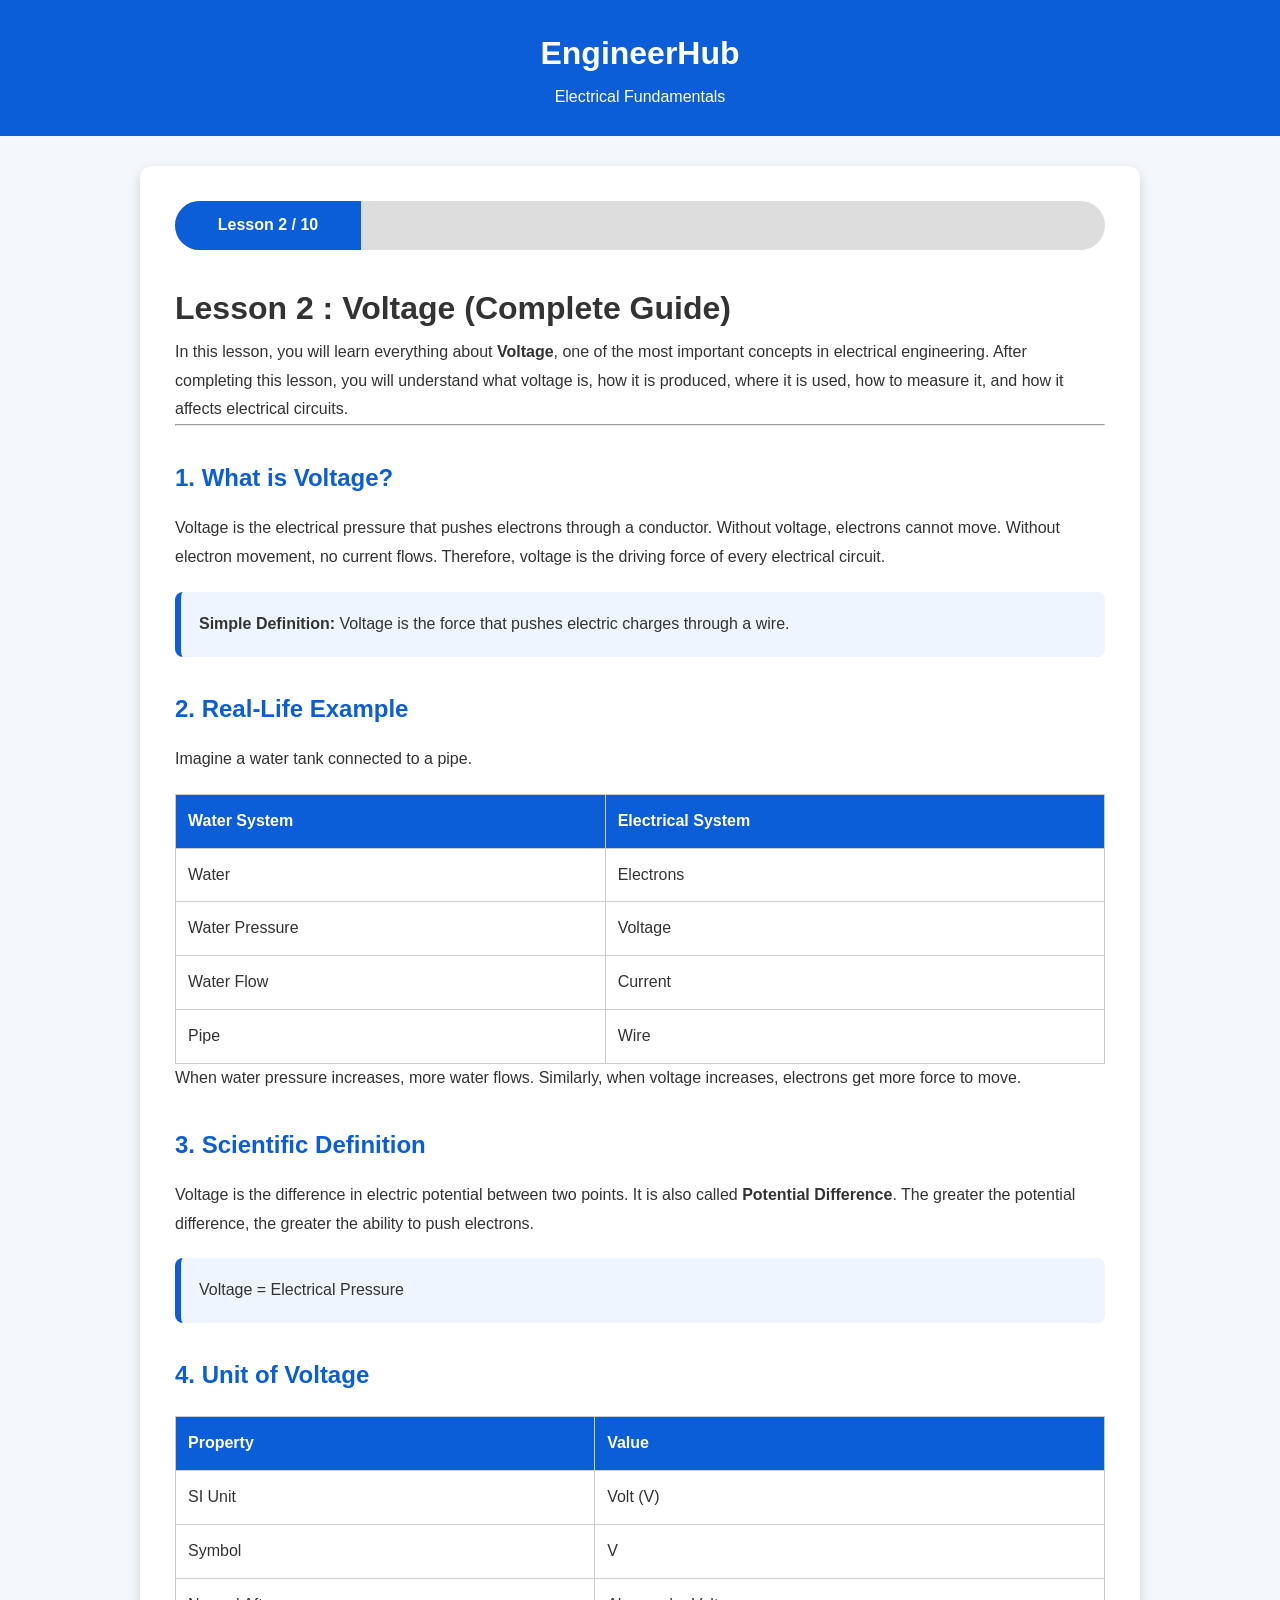
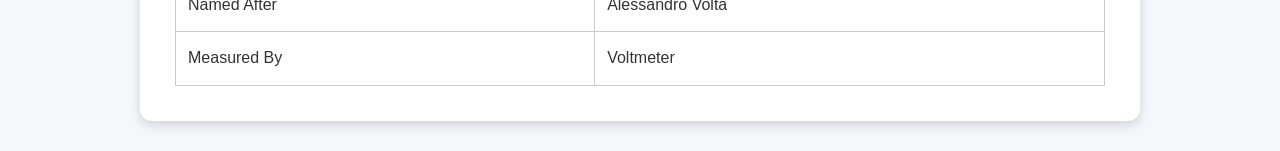
<file: lesson2.html>
<!DOCTYPE html>
<html lang="en">

<head>

<meta charset="UTF-8">
<meta name="viewport" content="width=device-width, initial-scale=1.0">

<title>EngineerHub | Lesson 2 - Voltage</title>

<style>

*{
margin:0;
padding:0;
box-sizing:border-box;
font-family:Arial,Helvetica,sans-serif;
}

body{
background:#f4f7fb;
color:#333;
line-height:1.8;
}

header{
background:#0b5ed7;
color:white;
text-align:center;
padding:25px;
}

.container{
width:90%;
max-width:1000px;
margin:30px auto;
}

.lesson-box{
background:white;
padding:35px;
border-radius:12px;
box-shadow:0 4px 12px rgba(0,0,0,.15);
}

.progress{
width:100%;
background:#ddd;
border-radius:30px;
overflow:hidden;
margin-bottom:30px;
}

.progress-bar{
width:20%;
background:#0b5ed7;
padding:10px;
color:white;
text-align:center;
font-weight:bold;
}

h2{
color:#0b5ed7;
margin-top:30px;
margin-bottom:15px;
}

h3{
color:#0b5ed7;
margin-top:25px;
margin-bottom:10px;
}

.info{
background:#eef5ff;
border-left:6px solid #0b5ed7;
padding:18px;
margin:20px 0;
border-radius:8px;
}

table{
width:100%;
border-collapse:collapse;
margin-top:20px;
}

table,th,td{
border:1px solid #ccc;
}

th{
background:#0b5ed7;
color:white;
}

th,td{
padding:12px;
text-align:left;
}

ul{
margin-left:20px;
}

.btn-group{
margin-top:40px;
display:flex;
justify-content:space-between;
}

.btn{
background:#0b5ed7;
color:white;
padding:12px 28px;
text-decoration:none;
border-radius:6px;
}

.btn:hover{
background:#084298;
}

.quiz{
background:#fff8e7;
padding:20px;
border-left:6px solid orange;
border-radius:8px;
margin-top:30px;
}

footer{
text-align:center;
padding:20px;
color:#666;
}

</style>

</head>

<body>

<header>

<h1>EngineerHub</h1>

<p>Electrical Fundamentals</p>

</header>

<div class="container">

<div class="lesson-box">

<div class="progress">

<div class="progress-bar">

Lesson 2 / 10

</div>

</div>

<h1>Lesson 2 : Voltage (Complete Guide)</h1>

<p>

In this lesson, you will learn everything about <b>Voltage</b>, one of the most important concepts in electrical engineering.

After completing this lesson, you will understand what voltage is, how it is produced, where it is used, how to measure it, and how it affects electrical circuits.

</p>

<hr>

<h2>1. What is Voltage?</h2>

<p>

Voltage is the electrical pressure that pushes electrons through a conductor.

Without voltage, electrons cannot move.

Without electron movement, no current flows.

Therefore, voltage is the driving force of every electrical circuit.

</p>

<div class="info">

<b>Simple Definition:</b>

Voltage is the force that pushes electric charges through a wire.

</div>

<h2>2. Real-Life Example</h2>

<p>

Imagine a water tank connected to a pipe.

</p>

<table>

<tr>

<th>Water System</th>

<th>Electrical System</th>

</tr>

<tr>

<td>Water</td>

<td>Electrons</td>

</tr>

<tr>

<td>Water Pressure</td>

<td>Voltage</td>

</tr>

<tr>

<td>Water Flow</td>

<td>Current</td>

</tr>

<tr>

<td>Pipe</td>

<td>Wire</td>

</tr>

</table>

<p>

When water pressure increases, more water flows.

Similarly, when voltage increases, electrons get more force to move.

</p>

<h2>3. Scientific Definition</h2>

<p>

Voltage is the difference in electric potential between two points.

It is also called <b>Potential Difference</b>.

The greater the potential difference, the greater the ability to push electrons.

</p>

<div class="info">

Voltage = Electrical Pressure

</div>

<h2>4. Unit of Voltage</h2>

<table>

<tr>

<th>Property</th>

<th>Value</th>

</tr>

<tr>

<td>SI Unit</td>

<td>Volt (V)</td>

</tr>

<tr>

<td>Symbol</td>

<td>V</td>

</tr>

<tr>

<td>Named After</td>

<td>Alessandro Volta</td>

</tr>

<tr>

<td>Measured By</td>

<td>Voltmeter</td>

</tr>

</table>
</file>
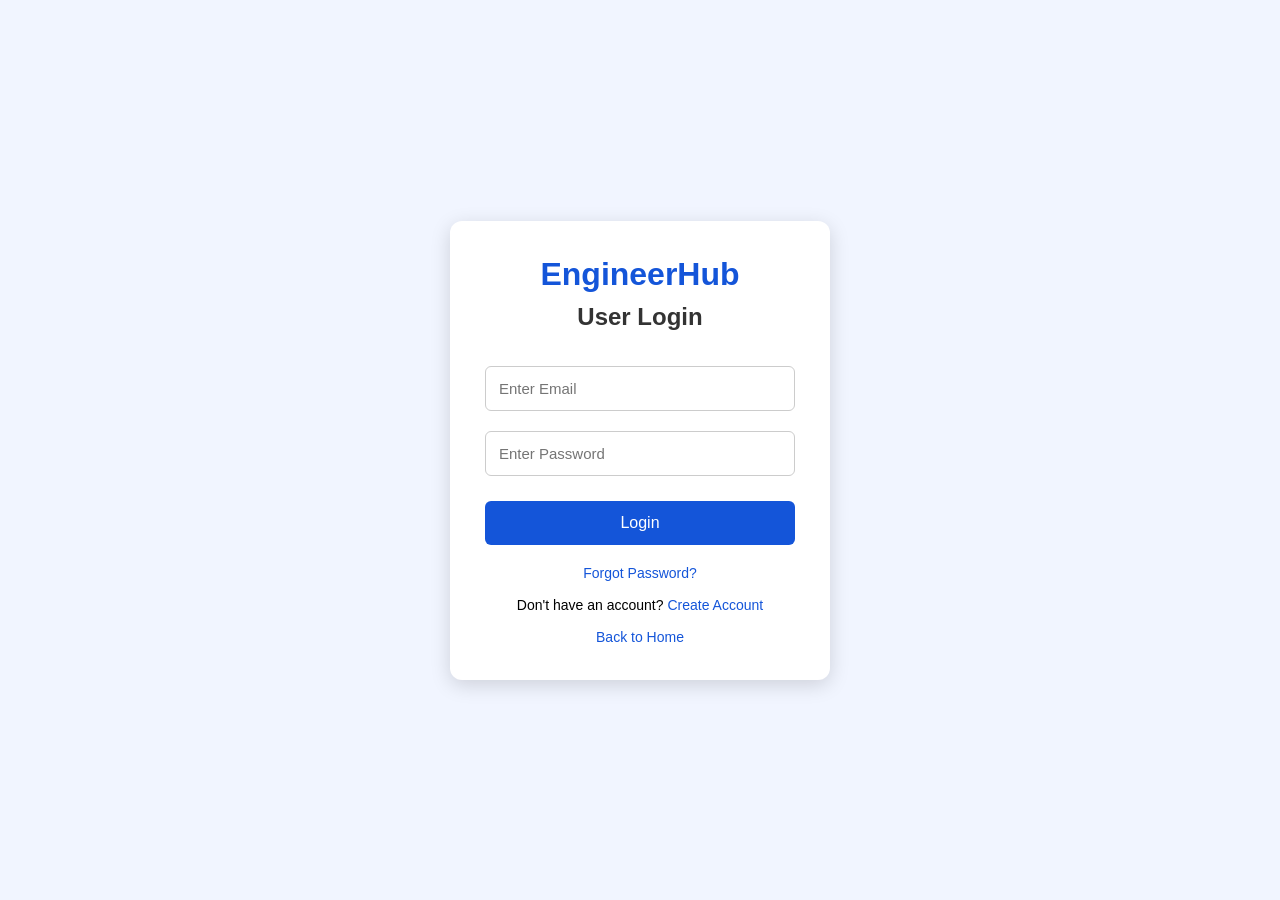
<file: login.html>
<!DOCTYPE html>
<html lang="en">

<head>
    <meta charset="UTF-8">
    <meta name="viewport" content="width=device-width, initial-scale=1.0">
    <title>EngineerHub - Login</title>

    <style>
        * {
            margin: 0;
            padding: 0;
            box-sizing: border-box;
            font-family: Arial, sans-serif;
        }

        body {
            height: 100vh;
            background: #f1f5ff;
            display: flex;
            justify-content: center;
            align-items: center;
        }

        .login-container {
            width: 380px;
            background: white;
            padding: 35px;
            border-radius: 12px;
            box-shadow: 0px 5px 20px rgba(0,0,0,0.15);
            text-align: center;
        }

        .logo {
            font-size: 32px;
            font-weight: bold;
            color: #1455d9;
            margin-bottom: 10px;
        }

        h2 {
            margin-bottom: 25px;
            color: #333;
        }

        input {
            width: 100%;
            padding: 13px;
            margin: 10px 0;
            border: 1px solid #ccc;
            border-radius: 6px;
            font-size: 15px;
        }

        button {
            width: 100%;
            padding: 13px;
            margin-top: 15px;
            background: #1455d9;
            color: white;
            border: none;
            border-radius: 6px;
            font-size: 16px;
            cursor: pointer;
        }

        button:hover {
            background: #0d3fa8;
        }

        .links {
            margin-top: 20px;
            font-size: 14px;
        }

        .links a {
            color: #1455d9;
            text-decoration: none;
        }

        .links a:hover {
            text-decoration: underline;
        }

        .message {
            margin-top: 15px;
            color: green;
            font-size: 14px;
        }

    </style>
</head>


<body>

    <div class="login-container">

        <div class="logo">
            EngineerHub
        </div>

        <h2>User Login</h2>


        <form onsubmit="loginUser(event)">

            <input 
            type="email" 
            id="email"
            placeholder="Enter Email"
            required>


            <input 
            type="password"
            id="password"
            placeholder="Enter Password"
            required>


            <button type="submit">
                Login
            </button>

        </form>


        <div class="message" id="message"></div>


        <div class="links">

            <p>
                <a href="#">
                    Forgot Password?
                </a>
            </p>

            <br>

            <p>
                Don't have an account?
                <a href="register.html">
                    Create Account
                </a>
            </p>

            <br>

            <p>
                <a href="index.html">
                    Back to Home
                </a>
            </p>

        </div>

    </div>



<script>

function loginUser(event)
{
    event.preventDefault();

    let email = document.getElementById("email").value;
    let password = document.getElementById("password").value;


    if(email !== "" && password !== "")
    {
        document.getElementById("message").innerHTML =
        "Login successful! Redirecting...";


        setTimeout(function()
        {
            window.location.href="dashboard.html";
        },2000);

    }

}

</script>


</body>
</html>
</file>
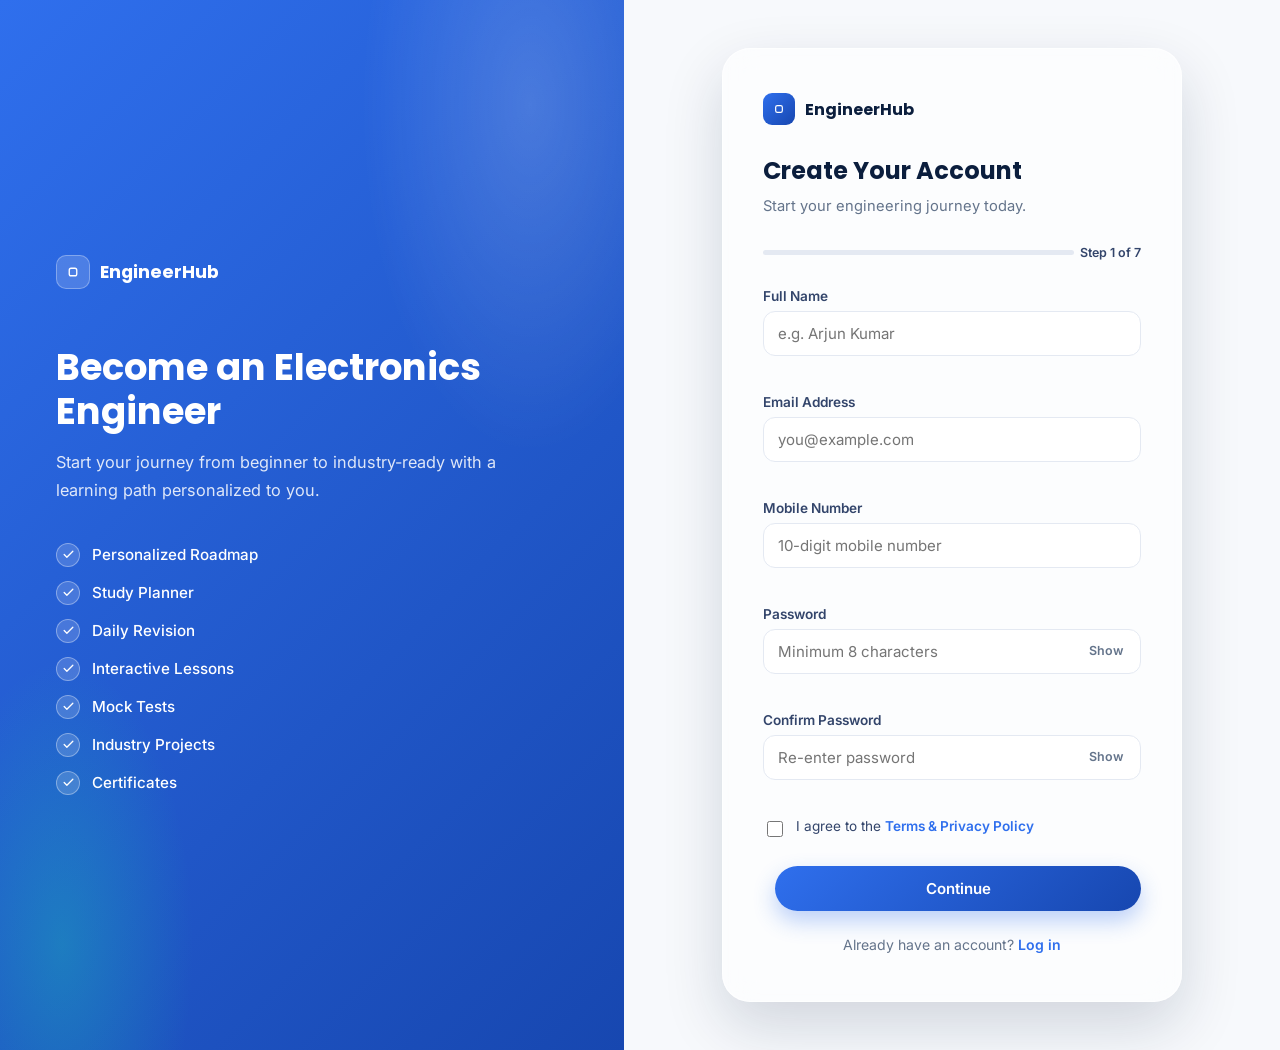
<file: register.html>
<!DOCTYPE html>
<html lang="en">
<head>
<meta charset="UTF-8">
<meta name="viewport" content="width=device-width, initial-scale=1.0">
<title>Create Account — EngineerHub</title>

<link rel="preconnect" href="https://fonts.googleapis.com">
<link rel="preconnect" href="https://fonts.gstatic.com" crossorigin>
<link href="https://fonts.googleapis.com/css2?family=Poppins:wght@500;600;700;800&family=Inter:wght@400;500;600&display=swap" rel="stylesheet">

<link rel="stylesheet" href="register.css">
</head>
<body>

<div class="auth-wrap">

  <!-- =========================== LEFT PANEL =========================== -->
  <div class="auth-left">
    <div class="auth-left-inner">
      <a href="index.html" class="auth-brand">
        <span class="mark">
          <svg width="18" height="18" viewBox="0 0 24 24" fill="none"><rect x="7" y="7" width="10" height="10" rx="2.5" stroke="#fff" stroke-width="1.8"/></svg>
        </span>
        EngineerHub
      </a>
      <h1>Become an Electronics Engineer</h1>
      <p class="lead">Start your journey from beginner to industry-ready with a learning path personalized to you.</p>

      <ul class="check-list">
        <li><span class="tick"><svg viewBox="0 0 24 24" fill="none"><path d="M20 6L9 17l-5-5" stroke="#fff" stroke-width="2.4" stroke-linecap="round" stroke-linejoin="round"/></svg></span>Personalized Roadmap</li>
        <li><span class="tick"><svg viewBox="0 0 24 24" fill="none"><path d="M20 6L9 17l-5-5" stroke="#fff" stroke-width="2.4" stroke-linecap="round" stroke-linejoin="round"/></svg></span>Study Planner</li>
        <li><span class="tick"><svg viewBox="0 0 24 24" fill="none"><path d="M20 6L9 17l-5-5" stroke="#fff" stroke-width="2.4" stroke-linecap="round" stroke-linejoin="round"/></svg></span>Daily Revision</li>
        <li><span class="tick"><svg viewBox="0 0 24 24" fill="none"><path d="M20 6L9 17l-5-5" stroke="#fff" stroke-width="2.4" stroke-linecap="round" stroke-linejoin="round"/></svg></span>Interactive Lessons</li>
        <li><span class="tick"><svg viewBox="0 0 24 24" fill="none"><path d="M20 6L9 17l-5-5" stroke="#fff" stroke-width="2.4" stroke-linecap="round" stroke-linejoin="round"/></svg></span>Mock Tests</li>
        <li><span class="tick"><svg viewBox="0 0 24 24" fill="none"><path d="M20 6L9 17l-5-5" stroke="#fff" stroke-width="2.4" stroke-linecap="round" stroke-linejoin="round"/></svg></span>Industry Projects</li>
        <li><span class="tick"><svg viewBox="0 0 24 24" fill="none"><path d="M20 6L9 17l-5-5" stroke="#fff" stroke-width="2.4" stroke-linecap="round" stroke-linejoin="round"/></svg></span>Certificates</li>
      </ul>
    </div>
  </div>

  <!-- =========================== RIGHT PANEL =========================== -->
  <div class="auth-right">
    <div class="auth-card">
      <div class="auth-card-top">
        <span class="mark"><svg width="16" height="16" viewBox="0 0 24 24" fill="none"><rect x="7" y="7" width="10" height="10" rx="2.5" stroke="#fff" stroke-width="1.8"/></svg></span>
        EngineerHub
      </div>

      <div id="formHeader">
        <h2>Create Your Account</h2>
        <p class="subtitle">Start your engineering journey today.</p>
      </div>

      <div class="step-progress" id="stepProgress">
        <div class="bar"><span id="progressBar"></span></div>
        <span class="label" id="progressLabel">Step 1 of 7</span>
      </div>

      <form id="onboardForm" novalidate>

        <!-- STEP 1: Account details -->
        <div class="step-pane active" data-step="1">
          <div class="field">
            <label for="fullName">Full Name</label>
            <input type="text" id="fullName" name="fullName" placeholder="e.g. Arjun Kumar" autocomplete="name">
            <div class="hint" data-hint-for="fullName"></div>
          </div>
          <div class="field">
            <label for="email">Email Address</label>
            <input type="email" id="email" name="email" placeholder="you@example.com" autocomplete="email">
            <div class="hint" data-hint-for="email"></div>
          </div>
          <div class="field">
            <label for="mobile">Mobile Number</label>
            <input type="tel" id="mobile" name="mobile" placeholder="10-digit mobile number" autocomplete="tel">
            <div class="hint" data-hint-for="mobile"></div>
          </div>
          <div class="field pw-wrap">
            <label for="password">Password</label>
            <input type="password" id="password" name="password" placeholder="Minimum 8 characters" autocomplete="new-password">
            <button type="button" class="pw-toggle" data-toggle="password">Show</button>
            <div class="hint" data-hint-for="password"></div>
          </div>
          <div class="field pw-wrap">
            <label for="confirmPassword">Confirm Password</label>
            <input type="password" id="confirmPassword" name="confirmPassword" placeholder="Re-enter password" autocomplete="new-password">
            <button type="button" class="pw-toggle" data-toggle="confirmPassword">Show</button>
            <div class="hint" data-hint-for="confirmPassword"></div>
          </div>
          <div class="check-row">
            <input type="checkbox" id="terms" name="terms">
            <label for="terms">I agree to the <a href="#">Terms &amp; Privacy Policy</a></label>
          </div>
          <div class="form-actions">
            <span></span>
            <button type="button" class="btn btn-primary" data-next>Continue</button>
          </div>
        </div>

        <!-- STEP 2: Email verification -->
        <div class="step-pane" data-step="2">
          <p style="margin-bottom:18px;">We\u2019ve sent a 6-digit verification code to <strong id="verifyEmailDisplay">your email</strong>.</p>
          <div class="field">
            <label for="otp">Verification Code</label>
            <input type="text" id="otp" inputmode="numeric" maxlength="6" placeholder="Enter 6-digit code">
            <div class="hint" data-hint-for="otp"></div>
          </div>
          <div class="form-actions">
            <button type="button" class="btn btn-back" data-back>Back</button>
            <button type="button" class="btn btn-primary" data-next style="width:auto;flex:1;margin-left:14px;">Verify &amp; Continue</button>
          </div>
        </div>

        <!-- STEP 3: Education -->
        <div class="step-pane" data-step="3">
          <div class="field">
            <label for="education">Current Education</label>
            <select id="education">
              <option value="">Select your education level</option>
              <option>School Student (Class 9\u201312)</option>
              <option>Diploma (ECE)</option>
              <option>Diploma (EEE)</option>
              <option>B.E. Electronics &amp; Communication</option>
              <option>B.E. Electrical &amp; Electronics</option>
              <option>B.Tech Electronics</option>
              <option>B.Tech Electrical</option>
              <option>M.E.</option>
              <option>M.Tech</option>
              <option>Working Professional</option>
              <option>Other</option>
            </select>
            <div class="hint" data-hint-for="education"></div>
          </div>
          <div class="form-actions">
            <button type="button" class="btn btn-back" data-back>Back</button>
            <button type="button" class="btn btn-primary" data-next style="width:auto;flex:1;margin-left:14px;">Continue</button>
          </div>
        </div>

        <!-- STEP 4: Learning goal -->
        <div class="step-pane" data-step="4">
          <label style="display:block;font-size:.85rem;font-weight:600;color:var(--ink-soft);margin-bottom:10px;">What\u2019s your learning goal?</label>
          <div class="choice-grid" data-choice="goal" data-mode="single">
            <button type="button" class="choice-pill">Learn from Basics</button>
            <button type="button" class="choice-pill">Semester Preparation</button>
            <button type="button" class="choice-pill">Placement Preparation</button>
            <button type="button" class="choice-pill">Career Change</button>
            <button type="button" class="choice-pill">Competitive Exams</button>
            <button type="button" class="choice-pill">Other</button>
          </div>
          <div class="hint" data-hint-for="goal"></div>
          <div class="form-actions">
            <button type="button" class="btn btn-back" data-back>Back</button>
            <button type="button" class="btn btn-primary" data-next style="width:auto;flex:1;margin-left:14px;">Continue</button>
          </div>
        </div>

        <!-- STEP 5: Experience -->
        <div class="step-pane" data-step="5">
          <label style="display:block;font-size:.85rem;font-weight:600;color:var(--ink-soft);margin-bottom:10px;">Your current experience level</label>
          <div class="choice-grid" data-choice="experience" data-mode="single">
            <button type="button" class="choice-pill">Beginner</button>
            <button type="button" class="choice-pill">Intermediate</button>
            <button type="button" class="choice-pill">Advanced</button>
          </div>
          <div class="hint" data-hint-for="experience"></div>
          <div class="form-actions">
            <button type="button" class="btn btn-back" data-back>Back</button>
            <button type="button" class="btn btn-primary" data-next style="width:auto;flex:1;margin-left:14px;">Continue</button>
          </div>
        </div>

        <!-- STEP 6: Study schedule -->
        <div class="step-pane" data-step="6">
          <label style="display:block;font-size:.85rem;font-weight:600;color:var(--ink-soft);margin-bottom:10px;">Study days per week</label>
          <div class="choice-grid" data-choice="studyDays" data-mode="single">
            <button type="button" class="choice-pill">3 days</button>
            <button type="button" class="choice-pill">5 days</button>
            <button type="button" class="choice-pill">Every day</button>
          </div>
          <div class="two-col">
            <div class="field">
              <label for="studyHours">Study Hours Per Day</label>
              <select id="studyHours">
                <option value="">Select hours</option>
                <option>Less than 1 hour</option>
                <option>1\u20132 hours</option>
                <option>2\u20134 hours</option>
                <option>4+ hours</option>
              </select>
            </div>
            <div class="field">
              <label for="preferredTime">Preferred Time</label>
              <select id="preferredTime">
                <option value="">Select time</option>
                <option>Morning</option>
                <option>Afternoon</option>
                <option>Evening</option>
                <option>Night</option>
              </select>
            </div>
          </div>
          <div class="hint" data-hint-for="studyDays"></div>
          <div class="form-actions">
            <button type="button" class="btn btn-back" data-back>Back</button>
            <button type="button" class="btn btn-primary" data-next style="width:auto;flex:1;margin-left:14px;">Continue</button>
          </div>
        </div>

        <!-- STEP 7: Target -->
        <div class="step-pane" data-step="7">
          <label style="display:block;font-size:.85rem;font-weight:600;color:var(--ink-soft);margin-bottom:10px;">Areas of interest</label>
          <div class="choice-grid" data-choice="interests" data-mode="multi">
            <button type="button" class="choice-pill">Embedded Systems</button>
            <button type="button" class="choice-pill">PCB Design</button>
            <button type="button" class="choice-pill">Power Electronics</button>
            <button type="button" class="choice-pill">IoT</button>
            <button type="button" class="choice-pill">Industrial Automation</button>
            <button type="button" class="choice-pill">Microcontrollers</button>
          </div>
          <div class="two-col" style="margin-top:16px;">
            <div class="field">
              <label for="targetDate">Target Completion Date</label>
              <input type="date" id="targetDate">
            </div>
            <div class="field">
              <label for="examDate">Exam Date (Optional)</label>
              <input type="date" id="examDate">
            </div>
          </div>
          <div class="form-actions">
            <button type="button" class="btn btn-back" data-back>Back</button>
            <button type="button" class="btn btn-primary" id="finishBtn" style="width:auto;flex:1;margin-left:14px;">Finish</button>
          </div>
        </div>

        <!-- SUCCESS -->
        <div class="step-pane" data-step="success">
          <div class="success-pane">
            <div class="success-icon">
              <svg viewBox="0 0 24 24" fill="none"><path d="M20 6L9 17l-5-5" stroke="currentColor" stroke-width="2.6" stroke-linecap="round" stroke-linejoin="round"/></svg>
            </div>
            <h2 style="margin-bottom:10px;">Your roadmap is ready</h2>
            <p>We\u2019ve generated a personalized learning roadmap based on your goals and schedule.</p>
            <a href="index.html#roadmap" class="btn btn-primary" style="margin-top:26px;display:flex;">Go to My Roadmap</a>
          </div>
        </div>

      </form>

      <p class="auth-switch" id="loginSwitch">Already have an account? <a href="#">Log in</a></p>
    </div>
  </div>

</div>

<script src="register.js"></script>
</body>
</html>
</file>
<file: style.css>
/* =========================================================
   ENGINEERHUB — style.css
   Design tokens: circuit-board palette, Poppins/Inter type,
   signature "live trace" motif running through the roadmap.
   ========================================================= */

:root{
  /* Colors */
  --bg:            #F7F9FC;
  --surface:       #FFFFFF;
  --ink:           #0B1E3D;
  --ink-soft:      #33456B;
  --slate:         #64748B;
  --border:        #E4E9F2;

  --primary:       #2F6FED;
  --primary-dark:  #1E4FC4;
  --primary-light: #EAF1FF;
  --teal:          #17C3B2;
  --amber:         #FFB020;

  --grad-primary:  linear-gradient(135deg, #2F6FED 0%, #1747B0 100%);
  --grad-glow:     radial-gradient(60% 60% at 30% 20%, rgba(47,111,237,.18), transparent 70%);

  /* Type */
  --font-display: 'Poppins', 'Inter', sans-serif;
  --font-body:    'Inter', 'Poppins', sans-serif;

  /* Shape / shadow */
  --radius-sm: 10px;
  --radius-md: 18px;
  --radius-lg: 28px;
  --shadow-sm: 0 2px 10px rgba(11,30,61,.06);
  --shadow-md: 0 12px 30px rgba(11,30,61,.10);
  --shadow-lg: 0 24px 60px rgba(11,30,61,.14);

  --nav-h: 76px;
}

*,*::before,*::after{ box-sizing:border-box; }
html{ scroll-behavior:smooth; }
body{
  margin:0;
  font-family:var(--font-body);
  color:var(--ink);
  background:var(--bg);
  -webkit-font-smoothing:antialiased;
}
h1,h2,h3,h4{
  font-family:var(--font-display);
  margin:0;
  color:var(--ink);
  line-height:1.15;
}
p{ margin:0; color:var(--slate); line-height:1.7; }
a{ text-decoration:none; color:inherit; }
ul{ list-style:none; margin:0; padding:0; }
img,svg{ display:block; max-width:100%; }
button{ font-family:inherit; cursor:pointer; border:none; }

.container{
  width:100%;
  max-width:1180px;
  margin:0 auto;
  padding:0 24px;
}
.section{ padding:110px 0; }
.section-head{ max-width:640px; margin:0 auto 56px; text-align:center; }
.eyebrow{
  display:inline-flex; align-items:center; gap:8px;
  font-size:.78rem; font-weight:600; letter-spacing:.14em; text-transform:uppercase;
  color:var(--primary); margin-bottom:14px;
}
.eyebrow::before{
  content:""; width:7px; height:7px; border-radius:50%;
  background:var(--teal); box-shadow:0 0 0 4px rgba(23,195,178,.18);
}
.section-head h2{ font-size:clamp(1.8rem,3vw,2.5rem); margin-bottom:14px; }
.section-head p{ font-size:1.05rem; }

/* Buttons */
.btn{
  display:inline-flex; align-items:center; justify-content:center; gap:8px;
  padding:14px 28px; border-radius:999px; font-weight:600; font-size:.95rem;
  transition:transform .25s ease, box-shadow .25s ease, background .25s ease;
  white-space:nowrap;
}
.btn-primary{
  background:var(--grad-primary); color:#fff; box-shadow:0 10px 24px rgba(47,111,237,.35);
}
.btn-primary:hover{ transform:translateY(-2px); box-shadow:0 16px 32px rgba(47,111,237,.42); }
.btn-secondary{
  background:var(--surface); color:var(--ink); border:1.5px solid var(--border);
}
.btn-secondary:hover{ border-color:var(--primary); color:var(--primary); transform:translateY(-2px); }
.btn-ghost{ color:var(--ink-soft); font-weight:600; padding:10px 14px; }
.btn-ghost:hover{ color:var(--primary); }
.btn-sm{ padding:9px 18px; font-size:.85rem; }

/* =========================== NAV =========================== */
.navbar{
  position:fixed; top:0; left:0; right:0; z-index:1000;
  height:var(--nav-h);
  display:flex; align-items:center;
  background:rgba(247,249,252,.72);
  backdrop-filter:blur(14px); -webkit-backdrop-filter:blur(14px);
  border-bottom:1px solid transparent;
  transition:border-color .3s ease, box-shadow .3s ease, background .3s ease;
}
.navbar.scrolled{
  border-bottom-color:var(--border);
  box-shadow:0 6px 24px rgba(11,30,61,.05);
  background:rgba(255,255,255,.85);
}
.nav-inner{
  width:100%; max-width:1180px; margin:0 auto; padding:0 24px;
  display:flex; align-items:center; justify-content:space-between;
}
.brand{ display:flex; align-items:center; gap:10px; font-family:var(--font-display); font-weight:700; font-size:1.15rem; }
.brand-mark{
  width:38px; height:38px; border-radius:11px; background:var(--grad-primary);
  display:flex; align-items:center; justify-content:center; box-shadow:var(--shadow-sm);
}
.nav-links{ display:flex; align-items:center; gap:6px; }
.nav-cta{ display:flex; align-items:center; gap:10px; }
.nav-toggle{ display:none; }

/* =========================== HERO =========================== */
.hero{
  position:relative;
  padding:calc(var(--nav-h) + 90px) 0 90px;
  overflow:hidden;
  background:
    var(--grad-glow),
    var(--bg);
}
.hero-inner{
  display:grid; grid-template-columns:1.05fr .95fr; gap:56px; align-items:center;
}
.hero-text h1{ font-size:clamp(2.2rem,4.2vw,3.4rem); letter-spacing:-.02em; }
.hero-text h1 .accent{
  background:var(--grad-primary); -webkit-background-clip:text; background-clip:text; color:transparent;
}
.hero-tagline{
  margin-top:18px; font-family:var(--font-display); font-weight:600; font-size:1.15rem;
  color:var(--ink-soft);
}
.hero-tagline span{ color:var(--primary); }
.hero-desc{ margin-top:18px; font-size:1.02rem; max-width:520px; }
.hero-actions{ display:flex; gap:14px; margin-top:34px; flex-wrap:wrap; }
.hero-stats{ display:flex; gap:34px; margin-top:46px; }
.hero-stat b{ display:block; font-family:var(--font-display); font-size:1.5rem; color:var(--ink); }
.hero-stat span{ font-size:.82rem; color:var(--slate); }

/* Hero illustration: layered PCB-style card */
.hero-art{ position:relative; height:440px; }
.pcb-card{
  position:absolute; inset:0;
  background:var(--surface);
  border-radius:var(--radius-lg);
  box-shadow:var(--shadow-lg);
  border:1px solid var(--border);
  overflow:hidden;
}
.pcb-card svg{ width:100%; height:100%; }
.float-chip{
  position:absolute; padding:12px 16px; border-radius:14px;
  background:rgba(255,255,255,.75); backdrop-filter:blur(10px);
  box-shadow:var(--shadow-md); border:1px solid rgba(255,255,255,.6);
  display:flex; align-items:center; gap:10px; font-size:.82rem; font-weight:600;
  animation:floaty 5s ease-in-out infinite;
}
.float-chip svg{ width:20px; height:20px; }
.chip-1{ top:8%; left:-6%; animation-delay:0s; }
.chip-2{ bottom:14%; left:-4%; animation-delay:1.2s; }
.chip-3{ top:12%; right:-6%; animation-delay:.6s; }
@keyframes floaty{ 0%,100%{ transform:translateY(0);} 50%{ transform:translateY(-10px);} }

/* =========================== ROADMAP =========================== */
.roadmap-track{ position:relative; }
.roadmap-line{
  position:absolute; left:29px; top:6px; bottom:6px; width:2px;
  background:repeating-linear-gradient(180deg, var(--border) 0 6px, transparent 6px 12px);
}
.roadmap-line-glow{
  position:absolute; left:29px; top:0; width:2px; height:120px;
  background:linear-gradient(180deg, transparent, var(--teal), transparent);
  animation:tracepulse 3.4s linear infinite;
  filter:drop-shadow(0 0 4px rgba(23,195,178,.7));
}
@keyframes tracepulse{
  0%{ top:-120px; }
  100%{ top:100%; }
}
.roadmap-list{ display:flex; flex-direction:column; gap:14px; position:relative; }
.roadmap-item{
  display:flex; align-items:center; gap:22px;
  background:var(--surface); border:1px solid var(--border);
  border-radius:var(--radius-md); padding:20px 26px;
  transition:transform .25s ease, box-shadow .25s ease, border-color .25s ease;
  cursor:pointer;
}
.roadmap-item:hover{ transform:translateX(6px); box-shadow:var(--shadow-md); border-color:#D7E3FB; }
.node{
  flex:none; width:60px; height:60px; border-radius:16px;
  background:var(--primary-light); color:var(--primary);
  display:flex; align-items:center; justify-content:center;
  font-family:var(--font-display); font-weight:700; font-size:1.05rem;
  border:1px solid #DCE8FE; position:relative; z-index:2;
}
.roadmap-item.is-done .node{ background:var(--teal); color:#fff; border-color:var(--teal); }
.roadmap-item.is-locked .node{ background:#F1F3F8; color:var(--slate); border-color:var(--border); }
.node svg{ width:22px; height:22px; }
.roadmap-body{ flex:1; min-width:0; }
.roadmap-body h4{ font-size:1.05rem; }
.roadmap-body p{ font-size:.9rem; margin-top:4px; }
.roadmap-meta{ flex:none; display:flex; align-items:center; gap:18px; }
.duration-pill{
  font-size:.78rem; font-weight:600; color:var(--ink-soft);
  background:var(--bg); border:1px solid var(--border); padding:6px 12px; border-radius:999px;
}
.progress-ring{ flex:none; }
.roadmap-item.is-locked{ opacity:.65; cursor:not-allowed; }
.roadmap-item.is-locked:hover{ transform:none; box-shadow:none; }

/* =========================== FEATURE CARDS =========================== */
.feature-grid{
  display:grid; grid-template-columns:repeat(4,1fr); gap:20px;
}
.feature-card{
  background:var(--surface); border:1px solid var(--border); border-radius:var(--radius-md);
  padding:28px 24px; transition:transform .25s ease, box-shadow .25s ease, border-color .25s ease;
}
.feature-card:hover{ transform:translateY(-6px); box-shadow:var(--shadow-md); border-color:#D7E3FB; }
.feature-icon{
  width:50px; height:50px; border-radius:14px; background:var(--primary-light);
  display:flex; align-items:center; justify-content:center; margin-bottom:18px;
  color:var(--primary); transition:background .25s ease, color .25s ease, transform .25s ease;
}
.feature-card:hover .feature-icon{ background:var(--grad-primary); color:#fff; transform:rotate(-6deg) scale(1.05); }
.feature-icon svg{ width:24px; height:24px; }
.feature-card h4{ font-size:1.02rem; margin-bottom:8px; }
.feature-card p{ font-size:.88rem; }

/* =========================== HOW STUDENTS LEARN =========================== */
.flow{ display:flex; flex-direction:column; align-items:center; gap:0; }
.flow-step{
  width:100%; max-width:560px;
  background:var(--surface); border:1px solid var(--border); border-radius:var(--radius-md);
  padding:18px 24px; display:flex; align-items:center; gap:18px;
  box-shadow:var(--shadow-sm);
}
.flow-num{
  flex:none; width:38px; height:38px; border-radius:11px;
  background:var(--ink); color:#fff; font-family:var(--font-display); font-weight:700;
  display:flex; align-items:center; justify-content:center; font-size:.9rem;
}
.flow-step h4{ font-size:.98rem; }
.flow-arrow{ padding:6px 0; color:var(--primary); opacity:.7; }
.flow-arrow svg{ width:18px; height:18px; }

/* =========================== CERTIFICATION =========================== */
.cert-card{
  position:relative; overflow:hidden;
  background:var(--grad-primary); border-radius:var(--radius-lg);
  padding:70px 60px; text-align:center; color:#fff;
  box-shadow:var(--shadow-lg);
}
.cert-card::before{
  content:""; position:absolute; inset:0;
  background:
    radial-gradient(40% 60% at 90% 10%, rgba(255,255,255,.16), transparent 60%),
    radial-gradient(30% 40% at 5% 90%, rgba(23,195,178,.35), transparent 60%);
}
.cert-inner{ position:relative; z-index:1; max-width:560px; margin:0 auto; }
.cert-badge{
  width:64px; height:64px; margin:0 auto 22px; border-radius:18px;
  background:rgba(255,255,255,.14); border:1px solid rgba(255,255,255,.3);
  display:flex; align-items:center; justify-content:center;
}
.cert-badge svg{ width:30px; height:30px; color:#fff; }
.cert-card h2{ color:#fff; font-size:clamp(1.6rem,3vw,2.2rem); }
.cert-card p{ color:rgba(255,255,255,.85); margin-top:14px; font-size:1rem; }
.cert-card .btn-primary{ margin-top:30px; background:#fff; color:var(--primary-dark); box-shadow:0 12px 26px rgba(0,0,0,.18); }
.cert-card .btn-primary:hover{ background:#fff; }

/* =========================== FOOTER =========================== */
footer{ background:var(--ink); color:rgba(255,255,255,.7); padding:64px 0 28px; }
.footer-top{
  display:grid; grid-template-columns:1.4fr 1fr 1fr 1fr; gap:40px; padding-bottom:44px;
  border-bottom:1px solid rgba(255,255,255,.1);
}
.footer-brand .brand{ color:#fff; }
.footer-brand p{ color:rgba(255,255,255,.55); margin-top:14px; max-width:280px; font-size:.9rem; }
.footer-col h5{ color:#fff; font-family:var(--font-display); font-size:.9rem; margin-bottom:16px; }
.footer-col a{ display:block; color:rgba(255,255,255,.6); font-size:.88rem; padding:6px 0; transition:color .2s ease; }
.footer-col a:hover{ color:var(--teal); }
.footer-bottom{
  display:flex; align-items:center; justify-content:space-between; padding-top:26px; flex-wrap:wrap; gap:14px;
}
.footer-bottom p{ color:rgba(255,255,255,.5); font-size:.82rem; }
.social-icons{ display:flex; gap:10px; }
.social-icons a{
  width:36px; height:36px; border-radius:10px; background:rgba(255,255,255,.08);
  display:flex; align-items:center; justify-content:center; transition:background .2s ease, transform .2s ease;
}
.social-icons a:hover{ background:var(--primary); transform:translateY(-3px); }
.social-icons svg{ width:16px; height:16px; color:#fff; }

/* =========================== REVEAL ANIMATION =========================== */
.reveal{ opacity:0; transform:translateY(24px); transition:opacity .7s ease, transform .7s ease; }
.reveal.is-visible{ opacity:1; transform:translateY(0); }

/* =========================== RESPONSIVE =========================== */
@media (max-width:1080px){
  .feature-grid{ grid-template-columns:repeat(2,1fr); }
  .footer-top{ grid-template-columns:1fr 1fr; }
}
@media (max-width:900px){
  .hero-inner{ grid-template-columns:1fr; }
  .hero-art{ height:320px; order:-1; }
  .hero-stats{ flex-wrap:wrap; row-gap:16px; }
}
@media (max-width:760px){
  .section{ padding:76px 0; }
  .nav-links{
    position:fixed; top:var(--nav-h); left:0; right:0; bottom:0;
    background:#fff; flex-direction:column; align-items:flex-start; gap:4px;
    padding:20px 24px; transform:translateX(100%); transition:transform .3s ease;
  }
  .nav-links.open{ transform:translateX(0); }
  .nav-links a{ width:100%; padding:12px 0; border-bottom:1px solid var(--border); }
  .nav-toggle{
    display:flex; flex-direction:column; gap:5px; width:26px; background:none; padding:6px;
  }
  .nav-toggle span{ height:2px; background:var(--ink); border-radius:2px; }
  .feature-grid{ grid-template-columns:1fr; }
  .footer-top{ grid-template-columns:1fr; gap:30px; }
  .roadmap-item{ flex-wrap:wrap; }
  .roadmap-meta{ width:100%; justify-content:space-between; margin-top:10px; }
  .cert-card{ padding:50px 26px; }
}

@media (prefers-reduced-motion: reduce){
  *{ animation-duration:.001ms !important; animation-iteration-count:1 !important; transition-duration:.001ms !important; scroll-behavior:auto !important; }
}

/* Focus visibility for accessibility */
a:focus-visible, button:focus-visible, input:focus-visible, select:focus-visible{
  outline:2px solid var(--primary); outline-offset:2px;
}
</file>
<file: register.css>
/* =========================================================
   ENGINEERHUB — register.css
   Split-screen premium onboarding wizard.
   ========================================================= */

:root{
  --bg:            #F7F9FC;
  --surface:       #FFFFFF;
  --ink:           #0B1E3D;
  --ink-soft:      #33456B;
  --slate:         #64748B;
  --border:        #E4E9F2;

  --primary:       #2F6FED;
  --primary-dark:  #1E4FC4;
  --primary-light: #EAF1FF;
  --teal:          #17C3B2;
  --amber:         #FFB020;

  --grad-primary:  linear-gradient(135deg, #2F6FED 0%, #1747B0 100%);

  --font-display: 'Poppins','Inter',sans-serif;
  --font-body:    'Inter','Poppins',sans-serif;

  --radius-sm: 10px;
  --radius-md: 18px;
  --radius-lg: 28px;
  --shadow-md: 0 12px 30px rgba(11,30,61,.10);
  --shadow-lg: 0 24px 60px rgba(11,30,61,.16);
}

*,*::before,*::after{ box-sizing:border-box; }
body{
  margin:0; font-family:var(--font-body); color:var(--ink); background:var(--bg);
  -webkit-font-smoothing:antialiased;
}
h1,h2,h3{ font-family:var(--font-display); margin:0; color:var(--ink); }
p{ margin:0; color:var(--slate); line-height:1.7; }
a{ color:inherit; text-decoration:none; }
ul{ list-style:none; margin:0; padding:0; }
button{ font-family:inherit; cursor:pointer; }

.auth-wrap{ min-height:100vh; display:grid; grid-template-columns:1fr 1.05fr; }

/* ---------------- LEFT PANEL ---------------- */
.auth-left{
  position:relative; overflow:hidden;
  background:var(--grad-primary); color:#fff;
  padding:64px 56px; display:flex; flex-direction:column; justify-content:center;
}
.auth-left::before{
  content:""; position:absolute; inset:0;
  background:
    radial-gradient(45% 55% at 85% 10%, rgba(255,255,255,.16), transparent 60%),
    radial-gradient(35% 45% at 10% 90%, rgba(23,195,178,.35), transparent 60%);
}
.auth-left-inner{ position:relative; z-index:1; max-width:440px; }
.auth-brand{ display:flex; align-items:center; gap:10px; font-family:var(--font-display); font-weight:700; font-size:1.1rem; margin-bottom:56px; }
.auth-brand span.mark{
  width:34px; height:34px; border-radius:10px; background:rgba(255,255,255,.16);
  border:1px solid rgba(255,255,255,.3); display:flex; align-items:center; justify-content:center;
}
.auth-left h1{ font-size:clamp(1.7rem,3vw,2.3rem); color:#fff; line-height:1.2; }
.auth-left p.lead{ color:rgba(255,255,255,.85); margin-top:16px; font-size:1.02rem; }
.check-list{ margin-top:38px; display:flex; flex-direction:column; gap:14px; }
.check-list li{ display:flex; align-items:center; gap:12px; font-size:.95rem; font-weight:500; }
.check-list .tick{
  flex:none; width:24px; height:24px; border-radius:50%; background:rgba(255,255,255,.16);
  display:flex; align-items:center; justify-content:center; border:1px solid rgba(255,255,255,.35);
}
.check-list svg{ width:13px; height:13px; }

/* ---------------- RIGHT PANEL ---------------- */
.auth-right{ display:flex; align-items:center; justify-content:center; padding:48px 24px; }
.auth-card{
  width:100%; max-width:460px;
  background:rgba(255,255,255,.6);
  backdrop-filter:blur(16px); -webkit-backdrop-filter:blur(16px);
  border:1px solid rgba(255,255,255,.7);
  border-radius:var(--radius-lg);
  box-shadow:var(--shadow-lg);
  padding:44px 40px;
}
.auth-card-top{ display:flex; align-items:center; gap:10px; font-family:var(--font-display); font-weight:700; margin-bottom:28px; }
.auth-card-top span.mark{
  width:32px; height:32px; border-radius:9px; background:var(--grad-primary);
  display:flex; align-items:center; justify-content:center;
}
.auth-card h2{ font-size:1.5rem; }
.auth-card .subtitle{ margin-top:6px; margin-bottom:26px; font-size:.92rem; }

/* Step progress */
.step-progress{ display:flex; align-items:center; gap:6px; margin-bottom:28px; }
.step-progress .bar{ flex:1; height:5px; border-radius:4px; background:var(--border); overflow:hidden; }
.step-progress .bar span{ display:block; height:100%; width:0%; background:var(--grad-primary); transition:width .35s ease; border-radius:4px; }
.step-progress .label{ font-size:.78rem; font-weight:600; color:var(--ink-soft); white-space:nowrap; }

/* Form elements */
.field{ margin-bottom:18px; }
.field label{ display:block; font-size:.85rem; font-weight:600; color:var(--ink-soft); margin-bottom:7px; }
.field input, .field select{
  width:100%; padding:12px 14px; border-radius:12px; border:1.5px solid var(--border);
  background:#fff; font-family:inherit; font-size:.94rem; color:var(--ink);
  transition:border-color .2s ease, box-shadow .2s ease;
}
.field input:focus, .field select:focus{
  outline:none; border-color:var(--primary); box-shadow:0 0 0 4px rgba(47,111,237,.14);
}
.field .hint{ font-size:.76rem; color:#E24C4C; margin-top:6px; min-height:14px; }
.two-col{ display:grid; grid-template-columns:1fr 1fr; gap:14px; }

.pw-wrap{ position:relative; }
.pw-toggle{
  position:absolute; right:12px; top:50%; transform:translateY(-50%);
  background:none; border:none; color:var(--slate); font-size:.78rem; font-weight:600;
}

.check-row{ display:flex; align-items:flex-start; gap:10px; margin:18px 0 26px; }
.check-row input{ margin-top:3px; accent-color:var(--primary); width:16px; height:16px; }
.check-row label{ font-size:.85rem; color:var(--ink-soft); }
.check-row a{ color:var(--primary); font-weight:600; }

/* Choice pills (goal / experience / education / interests) */
.choice-grid{ display:flex; flex-wrap:wrap; gap:10px; margin-bottom:18px; }
.choice-pill{
  padding:11px 18px; border-radius:999px; border:1.5px solid var(--border); background:#fff;
  font-size:.86rem; font-weight:600; color:var(--ink-soft); transition:all .2s ease;
}
.choice-pill:hover{ border-color:var(--primary); color:var(--primary); }
.choice-pill.selected{ background:var(--grad-primary); color:#fff; border-color:transparent; }

.form-actions{ display:flex; align-items:center; justify-content:space-between; margin-top:8px; gap:12px; }
.btn{
  display:inline-flex; align-items:center; justify-content:center; gap:8px;
  padding:13px 26px; border-radius:999px; font-weight:600; font-size:.94rem; border:none;
  transition:transform .2s ease, box-shadow .2s ease, background .2s ease;
}
.btn-primary{ background:var(--grad-primary); color:#fff; box-shadow:0 10px 22px rgba(47,111,237,.32); width:100%; }
.btn-primary:hover{ transform:translateY(-2px); }
.btn-back{ background:none; color:var(--ink-soft); font-weight:600; padding:12px 6px; }
.btn-back:hover{ color:var(--primary); }

.auth-switch{ text-align:center; margin-top:22px; font-size:.88rem; color:var(--slate); }
.auth-switch a{ color:var(--primary); font-weight:600; }

/* Step panes */
.step-pane{ display:none; animation:fadeIn .35s ease; }
.step-pane.active{ display:block; }
@keyframes fadeIn{ from{ opacity:0; transform:translateY(8px);} to{ opacity:1; transform:translateY(0);} }

/* Success state */
.success-pane{ text-align:center; padding:20px 0; }
.success-icon{
  width:74px; height:74px; margin:0 auto 22px; border-radius:50%; background:var(--primary-light);
  display:flex; align-items:center; justify-content:center; color:var(--teal);
}
.success-icon svg{ width:36px; height:36px; }

/* Responsive */
@media (max-width:980px){
  .auth-wrap{ grid-template-columns:1fr; }
  .auth-left{ padding:48px 32px; }
  .check-list{ display:none; }
}
@media (max-width:520px){
  .auth-card{ padding:32px 22px; }
  .two-col{ grid-template-columns:1fr; }
  .auth-left{ padding:40px 24px; }
}

a:focus-visible, button:focus-visible, input:focus-visible, select:focus-visible{
  outline:2px solid var(--primary); outline-offset:2px;
}
@media (prefers-reduced-motion: reduce){
  *{ animation-duration:.001ms !important; transition-duration:.001ms !important; }
}
</file>
